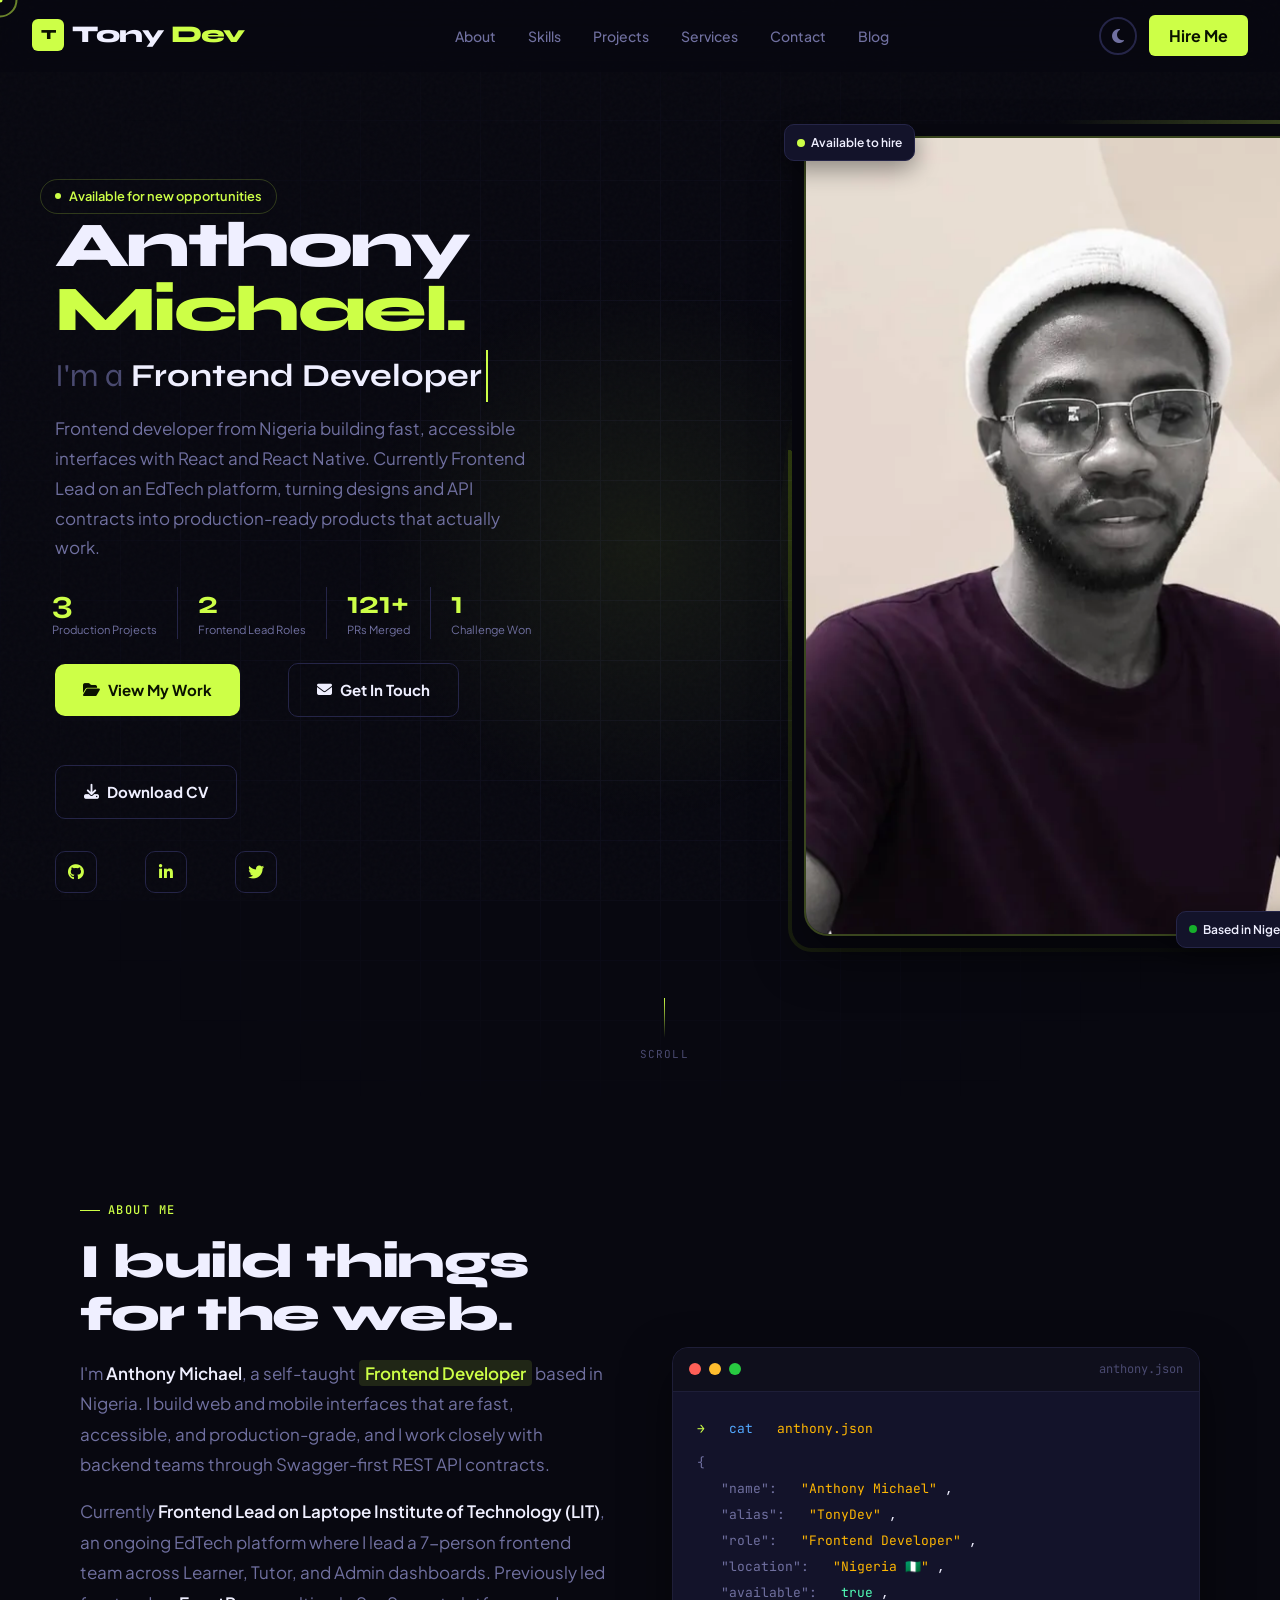
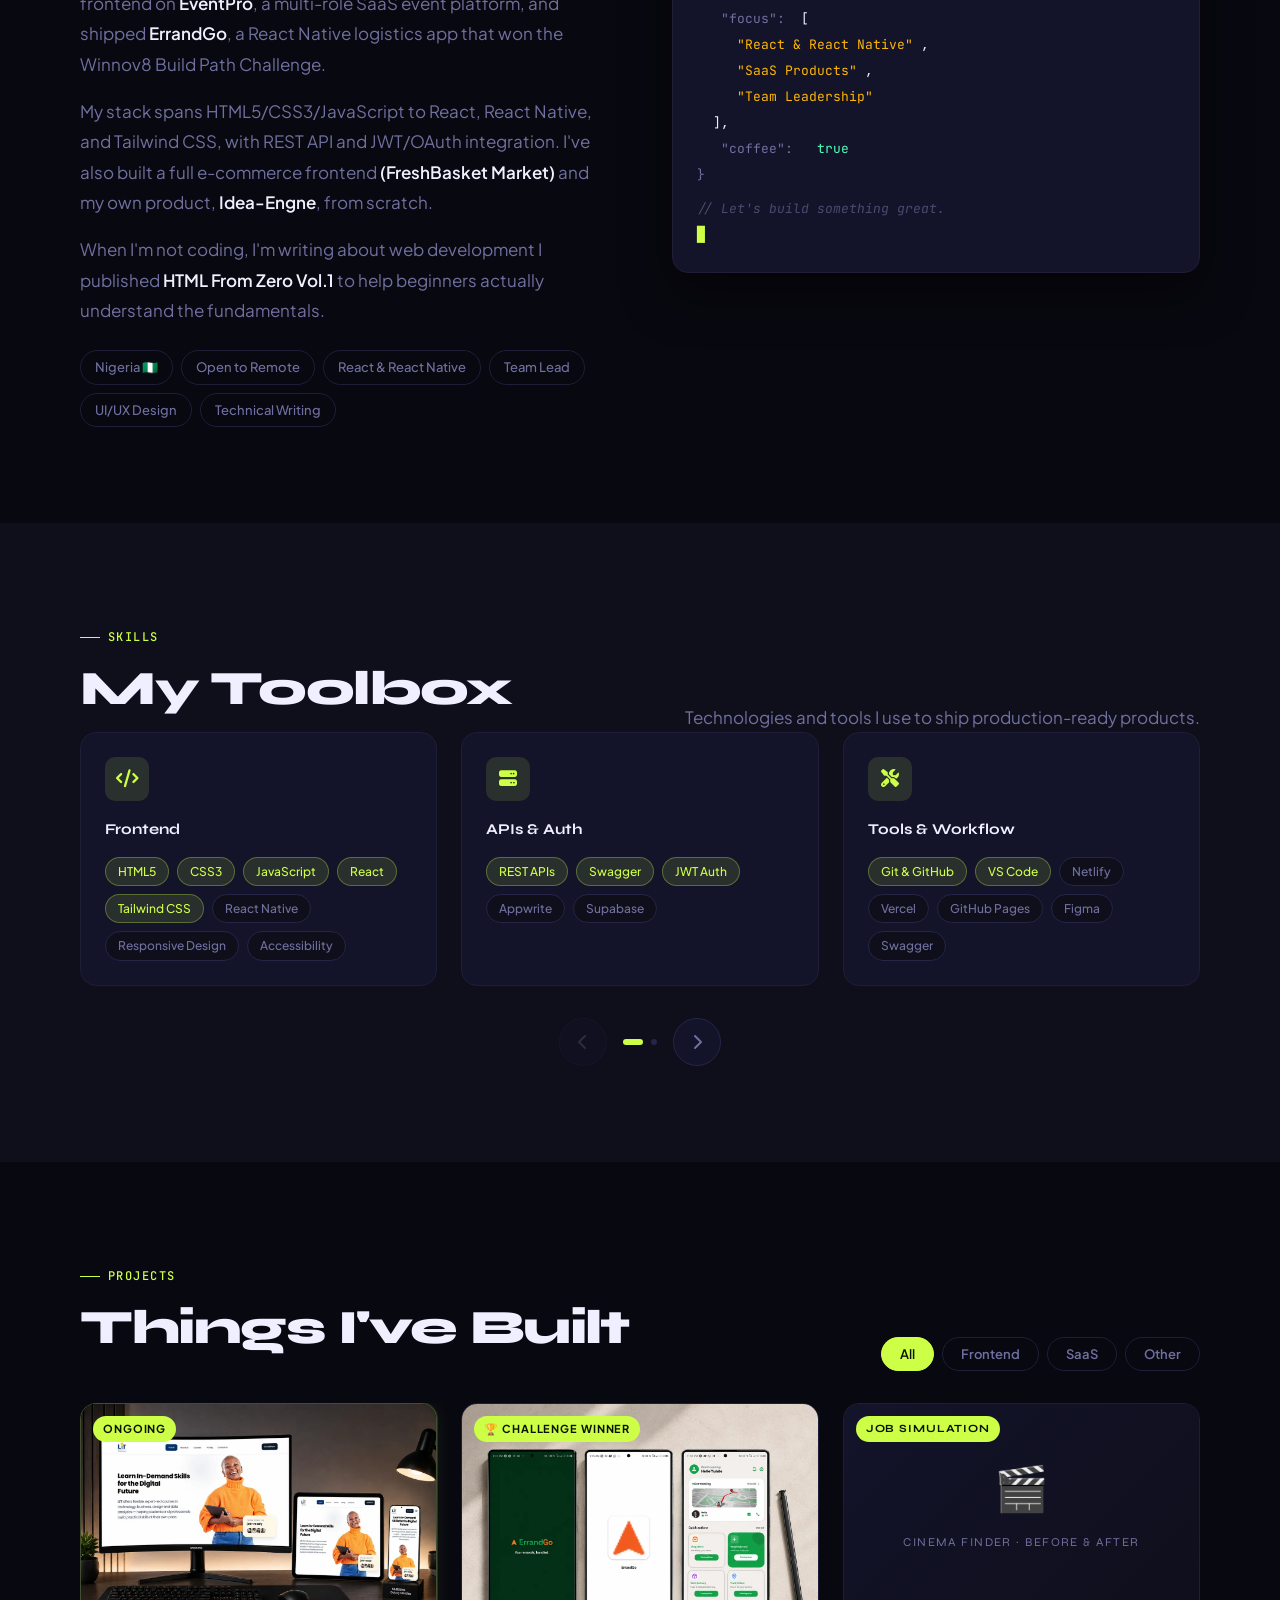
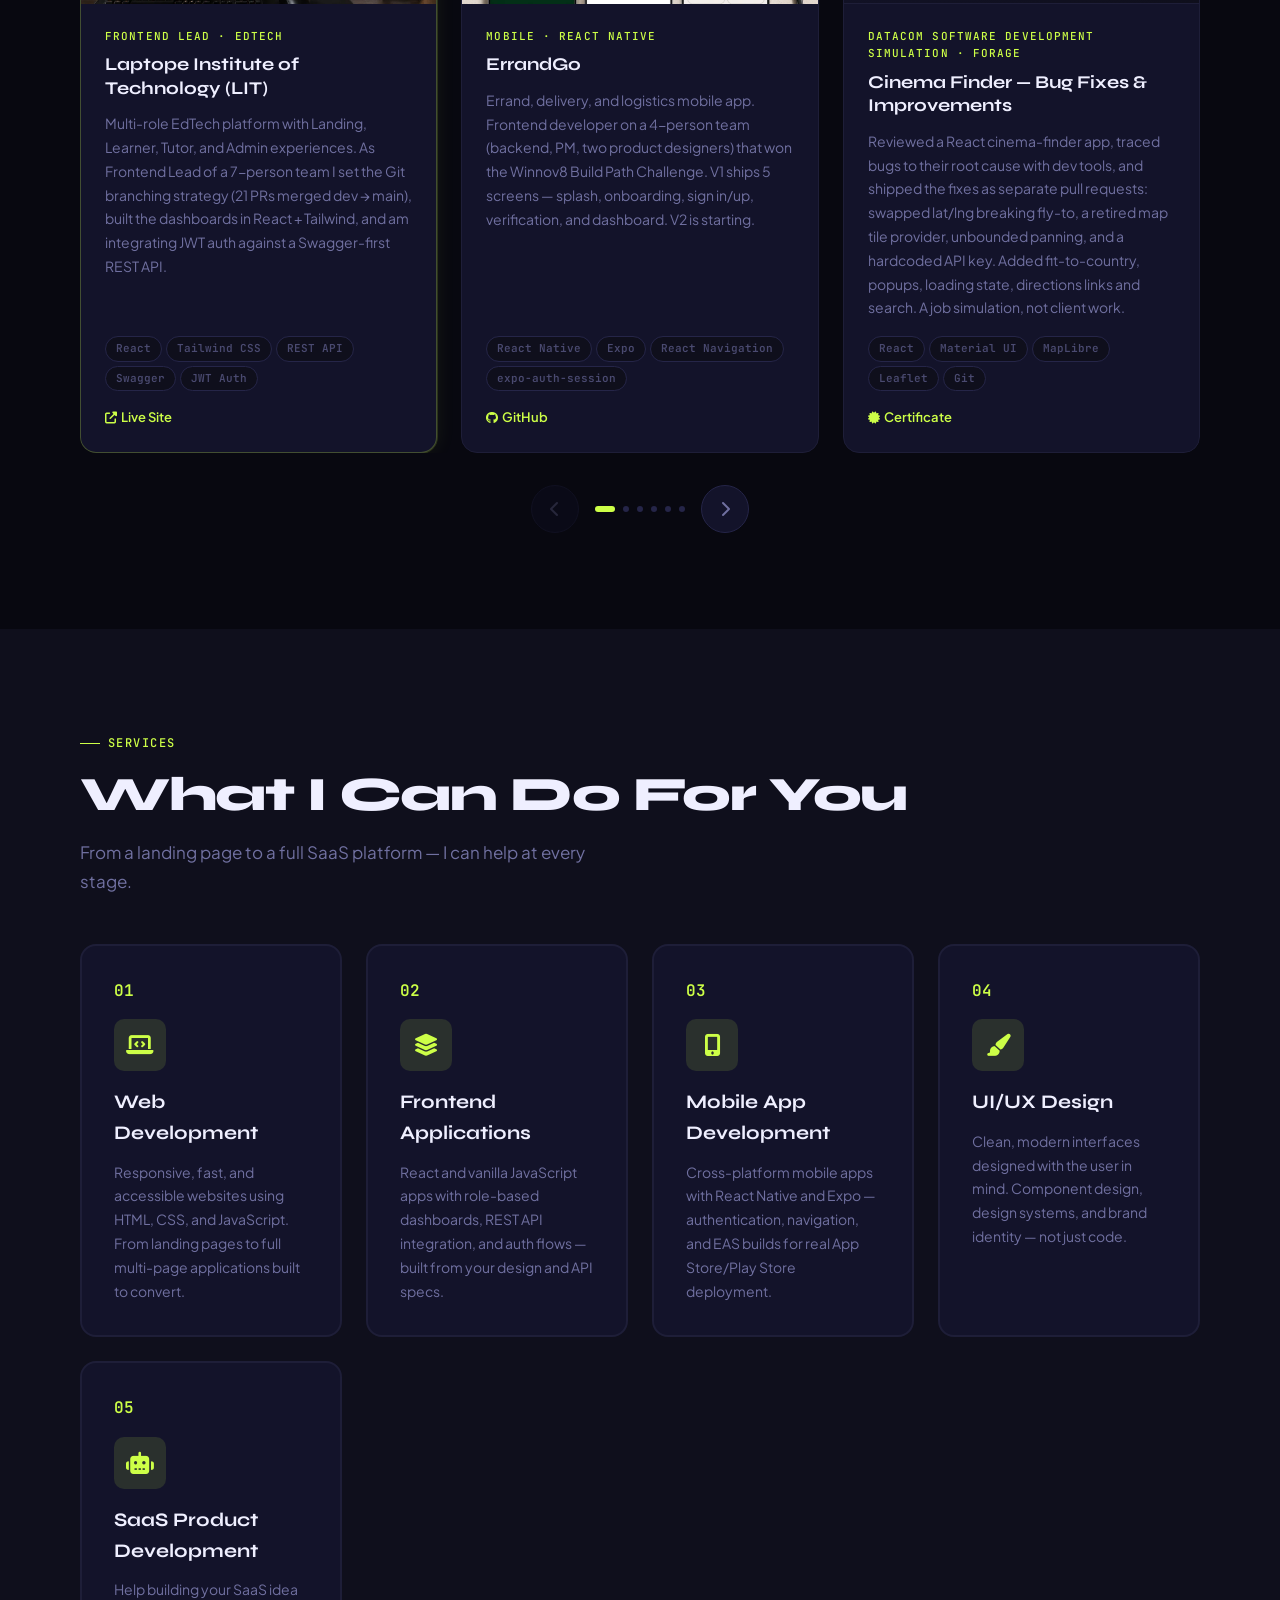
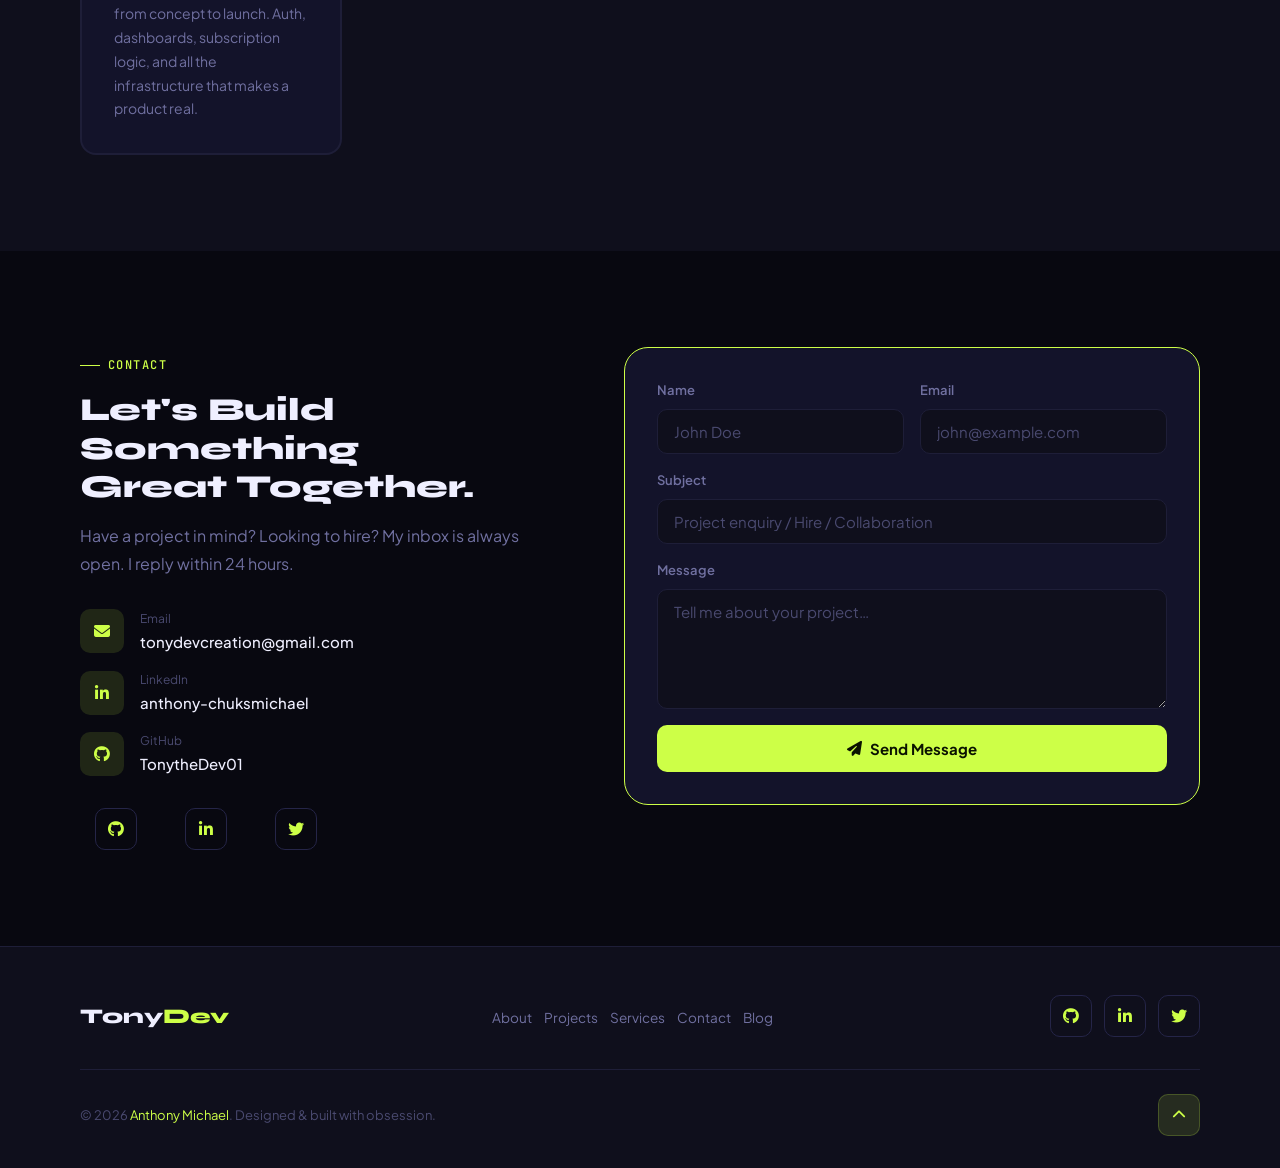
<file: index.html>
<!doctype html>
<html lang="en" data-theme="dark">
  <head>
    <meta charset="UTF-8" />
    <meta name="viewport" content="width=device-width, initial-scale=1.0" />
    <meta
      name="description"
      content="Anthony Michael (TonyDev) — Frontend Developer (React, React Native, Tailwind CSS) building accessible, production-grade interfaces. Frontend Lead on LIT; Winnov8 Build Path Challenge winner."
    />
    <meta
      property="og:title"
      content="Anthony Michael — Frontend Developer"
    />
    <meta
      property="og:description"
      content="Frontend Developer building accessible, production-grade interfaces with React and React Native. Frontend Lead on LIT; Winnov8 Build Path Challenge winner."
    />
    <meta property="og:type" content="website" />
    <meta property="og:url" content="https://tonydev-folio.netlify.app/" />
    <meta property="og:image" content="https://tonydev-folio.netlify.app/assets/images/og-image.png" />
    <meta property="og:image:width" content="1200" />
    <meta property="og:image:height" content="630" />
    <meta name="twitter:card" content="summary_large_image" />
    <meta name="twitter:title" content="Anthony Michael — Frontend Developer" />
    <meta name="twitter:image" content="https://tonydev-folio.netlify.app/assets/images/og-image.png" />
    <meta name="theme-color" content="#080810" />
    <link rel="canonical" href="https://tonydev-folio.netlify.app/" />
    <link rel="icon" href="assets/favicon.svg" type="image/svg+xml" />
    <link rel="preload" as="image" href="assets/images/tonydev.webp" />
    <script type="application/ld+json">
      {
        "@context": "https://schema.org",
        "@type": "Person",
        "name": "Anthony Michael",
        "alternateName": "TonyDev",
        "jobTitle": "Frontend Developer",
        "url": "https://tonydev-folio.netlify.app/",
        "image": "https://tonydev-folio.netlify.app/assets/images/tonydev.webp",
        "email": "mailto:tonydevcreation@gmail.com",
        "address": { "@type": "PostalAddress", "addressCountry": "NG" },
        "knowsAbout": ["React", "React Native", "JavaScript", "Tailwind CSS", "HTML5", "CSS3"],
        "sameAs": [
          "https://github.com/TonytheDev01",
          "https://www.linkedin.com/in/anthony-chuksmichael/"
        ]
      }
    </script>
    <title>Anthony Michael — Frontend Developer</title>

    <link rel="preconnect" href="https://fonts.googleapis.com" />
    <link
      href="https://fonts.googleapis.com/css2?family=Syne:wght@400;500;600;700;800&family=Plus+Jakarta+Sans:wght@300;400;500;600;700&family=JetBrains+Mono:wght@400;500&display=swap"
      rel="stylesheet"
    />
    <link
      rel="stylesheet"
      href="https://cdnjs.cloudflare.com/ajax/libs/font-awesome/6.4.0/css/all.min.css"
    />
    <link rel="stylesheet" href="index.css" />
  </head>
  <body>
    <div class="cursor-dot" id="cursorDot" aria-hidden="true"></div>
    <div class="cursor-ring" id="cursorRing" aria-hidden="true"></div>

    <div class="toast" id="toast" role="alert" aria-live="polite">
      <i class="fas fa-check-circle" aria-hidden="true"></i>
      <span>Message sent! I'll get back to you soon.</span>
    </div>

    <!-- NAV -->
    <header class="nav" id="nav" role="banner">
      <div class="nav__inner">
        <a href="#hero" class="nav__logo" aria-label="TonyDev — Home">
          <div class="nav__logo-mark" aria-hidden="true">T</div>
          Tony<span class="nav__logo-dev">Dev</span>
        </a>

        <nav aria-label="Main navigation">
          <ul class="nav__links">
            <li><a href="#about" class="nav__link">About</a></li>
            <li><a href="#skills" class="nav__link">Skills</a></li>
            <li><a href="#projects" class="nav__link">Projects</a></li>
            <li><a href="#services" class="nav__link">Services</a></li>
            <li><a href="#contact" class="nav__link">Contact</a></li>
            <li><a href="blog.html" class="nav__link">Blog</a></li>
          </ul>
        </nav>

        <div class="nav__actions">
          <button
            class="nav__theme"
            id="themeToggle"
            aria-label="Toggle colour theme"
          >
            <i class="fas fa-moon" id="themeIcon" aria-hidden="true"></i>
          </button>
          <a href="#contact" class="btn-hire">Hire Me</a>
          <button
            class="nav__hamburger"
            id="hamburger"
            aria-expanded="false"
            aria-label="Open menu"
          >
            <span></span><span></span><span></span>
          </button>
        </div>
      </div>

      <div
        class="nav__mobile"
        id="mobileNav"
        role="navigation"
        aria-label="Mobile navigation"
      >
        <a href="#about" class="nav__link" data-mobile-link>About</a>
        <a href="#skills" class="nav__link" data-mobile-link>Skills</a>
        <a href="#projects" class="nav__link" data-mobile-link>Projects</a>
        <a href="#services" class="nav__link" data-mobile-link>Services</a>
        <a href="#contact" class="nav__link" data-mobile-link>Contact</a>
        <a href="blog.html" class="nav__link" data-mobile-link>Blog</a>
        <a href="#contact" class="btn-hire" data-mobile-link>Hire Me</a>
      </div>
    </header>

    <!-- HERO -->
    <section class="hero section" id="hero" aria-label="Introduction">
      <div class="hero__grid" aria-hidden="true"></div>
      <div class="hero__orb" aria-hidden="true"></div>

      <div class="container hero__inner">
        <div class="hero__layout">
          <!-- LEFT -->
          <div class="hero__left">
            <div class="hero__available" role="status">
              <div class="hero__available-dot" aria-hidden="true"></div>
              Available for new opportunities
            </div>

            <h1 class="hero__name">
              Anthony<br />
              <span class="hero__name-accent">Michael.</span>
            </h1>

            <div class="hero__role-wrap">
              <span class="hero__role-prefix">I'm a </span>
              <span id="typewriter"></span>
            </div>

            <p class="hero__desc">
              Frontend developer from Nigeria building fast, accessible
              interfaces with React and React Native. Currently Frontend Lead on
              an EdTech platform, turning designs and API contracts into
              production-ready products that actually work.
            </p>

            <div class="hero__stats" aria-label="Quick stats">
              <div class="hero__stat-item">
                <span class="hero__stat-num">3</span>
                <span class="hero__stat-label">Production Projects</span>
              </div>
              <div class="hero__stat-divider" aria-hidden="true"></div>
              <div class="hero__stat-item">
                <span class="hero__stat-num">2</span>
                <span class="hero__stat-label">Frontend Lead Roles</span>
              </div>
              <div class="hero__stat-divider" aria-hidden="true"></div>
              <div class="hero__stat-item">
                <span class="hero__stat-num">121+</span>
                <span class="hero__stat-label">PRs Merged</span>
              </div>
              <div class="hero__stat-divider" aria-hidden="true"></div>
              <div class="hero__stat-item">
                <span class="hero__stat-num">1</span>
                <span class="hero__stat-label">Challenge Won</span>
              </div>
            </div>

            <div class="hero__actions">
              <a href="#projects" class="btn-primary">
                <i class="fas fa-folder-open" aria-hidden="true"></i>
                View My Work
              </a>
              <a href="#contact" class="btn-outline">
                <i class="fas fa-envelope" aria-hidden="true"></i>
                Get In Touch
              </a>
              <a
                href="assets/Anthony_Michael_CV.pdf"
                class="btn-outline"
                download
              >
                <i class="fas fa-download" aria-hidden="true"></i>
                Download CV
              </a>
            </div>

            <div class="hero__social" role="list" aria-label="Social links">
              <a
                href="https://github.com/TonytheDev01"
                target="_blank"
                rel="noopener noreferrer"
                class="social-link"
                aria-label="GitHub"
                role="listitem"
                ><i class="fab fa-github"></i
              ></a>
              <a
                href="https://www.linkedin.com/in/anthony-chuksmichael/"
                target="_blank"
                rel="noopener noreferrer"
                class="social-link"
                aria-label="LinkedIn"
                role="listitem"
                ><i class="fab fa-linkedin-in"></i
              ></a>
              <a
                href="https://x.com/Tonymichuks"
                target="_blank"
                rel="noopener noreferrer"
                class="social-link"
                aria-label="Twitter"
                role="listitem"
                ><i class="fab fa-twitter"></i
              ></a>
            </div>
          </div>

          <!-- RIGHT — Photo -->
          <div class="hero__photo-col">
            <div class="hero__photo-wrap">
              <div class="hero__photo-glow" aria-hidden="true"></div>
              <div class="hero__photo-ring" aria-hidden="true"></div>

              <img
                class="hero__photo-img"
                src="assets/images/tonydev.webp"
                alt="Anthony Michael — Frontend Developer"
                width="800"
                height="800"
                loading="eager"
                fetchpriority="high"
              />

              <div class="hero__photo-tag tag-tl" aria-hidden="true">
                <div
                  class="hero__photo-tag-dot hero__photo-tag-dot--yellow"
                ></div>
                Available to hire
              </div>
              <div class="hero__photo-tag tag-br" aria-hidden="true">
                <div
                  class="hero__photo-tag-dot hero__photo-tag-dot--green"
                ></div>
                Based in Nigeria 🇳🇬
              </div>
            </div>
          </div>
        </div>
      </div>

      <div class="hero__scroll" aria-hidden="true">
        <div class="hero__scroll-line"></div>
        <span>SCROLL</span>
      </div>
    </section>

    <!-- ABOUT -->
    <section class="section" id="about" aria-label="About me">
      <div class="container">
        <div class="about__grid">
          <div class="about__text">
            <div class="section-label">About Me</div>
            <h2 class="section-title">I build things<br />for the web.</h2>
            <p>
              I'm <strong>Anthony Michael</strong>, a self-taught
              <span class="about__highlight">Frontend Developer</span>
              based in Nigeria. I build web and mobile interfaces that are
              fast, accessible, and production-grade, and I work closely with
              backend teams through Swagger-first REST API contracts.
            </p>
            <p>
              Currently
              <strong
                >Frontend Lead on Laptope Institute of Technology (LIT)</strong
              >, an ongoing EdTech platform where I lead a 7-person frontend
              team across Learner, Tutor, and Admin dashboards. Previously led
              frontend on <strong>EventPro</strong>, a multi-role SaaS event
              platform, and shipped <strong>ErrandGo</strong>, a React Native
              logistics app that won the Winnov8 Build Path Challenge.
            </p>
            <p>
              My stack spans HTML5/CSS3/JavaScript to React, React Native, and
              Tailwind CSS, with REST API and JWT/OAuth integration. I've also
              built a full e-commerce frontend
              <strong>(FreshBasket Market)</strong> and my own product,
              <strong>Idea-Engne</strong>, from scratch.
            </p>
            <p>
              When I'm not coding, I'm writing about web development I published
              <strong>HTML From Zero Vol.1</strong> to help beginners actually
              understand the fundamentals.
            </p>
            <div class="about__tags">
              <span class="tag">Nigeria 🇳🇬</span>
              <span class="tag">Open to Remote</span>
              <span class="tag">React &amp; React Native</span>
              <span class="tag">Team Lead</span>
              <span class="tag">UI/UX Design</span>
              <span class="tag">Technical Writing</span>
            </div>
          </div>

          <div
            class="about__terminal reveal"
            aria-label="Developer info in terminal format"
          >
            <div class="terminal__header">
              <div class="terminal__dot"></div>
              <div class="terminal__dot"></div>
              <div class="terminal__dot"></div>
              <div class="terminal__title">anthony.json</div>
            </div>
            <div class="terminal__body" aria-hidden="true">
              <div class="terminal__line">
                <span class="t-prompt">→</span>&nbsp;<span class="t-cmd"
                  >cat</span
                >&nbsp;<span class="t-str">anthony.json</span>
              </div>
              <div class="t-blank"></div>
              <div class="terminal__line"><span class="t-key">{</span></div>
              <div class="terminal__line">
                &nbsp;&nbsp;<span class="t-key">"name":</span>&nbsp;<span
                  class="t-str"
                  >"Anthony Michael"</span
                >,
              </div>
              <div class="terminal__line">
                &nbsp;&nbsp;<span class="t-key">"alias":</span>&nbsp;<span
                  class="t-str"
                  >"TonyDev"</span
                >,
              </div>
              <div class="terminal__line">
                &nbsp;&nbsp;<span class="t-key">"role":</span>&nbsp;<span
                  class="t-str"
                  >"Frontend Developer"</span
                >,
              </div>
              <div class="terminal__line">
                &nbsp;&nbsp;<span class="t-key">"location":</span>&nbsp;<span
                  class="t-str"
                  >"Nigeria 🇳🇬"</span
                >,
              </div>
              <div class="terminal__line">
                &nbsp;&nbsp;<span class="t-key">"available":</span>&nbsp;<span
                  class="t-val"
                  >true</span
                >,
              </div>
              <div class="terminal__line">
                &nbsp;&nbsp;<span class="t-key">"focus":</span>&nbsp;[
              </div>
              <div class="terminal__line">
                &nbsp;&nbsp;&nbsp;&nbsp;<span class="t-str"
                  >"React &amp; React Native"</span
                >,
              </div>
              <div class="terminal__line">
                &nbsp;&nbsp;&nbsp;&nbsp;<span class="t-str"
                  >"SaaS Products"</span
                >,
              </div>
              <div class="terminal__line">
                &nbsp;&nbsp;&nbsp;&nbsp;<span class="t-str"
                  >"Team Leadership"</span
                >
              </div>
              <div class="terminal__line">&nbsp;&nbsp;],</div>
              <div class="terminal__line">
                &nbsp;&nbsp;<span class="t-key">"coffee":</span>&nbsp;<span
                  class="t-val"
                  >true</span
                >
              </div>
              <div class="terminal__line"><span class="t-key">}</span></div>
              <div class="t-blank"></div>
              <div class="terminal__line">
                <span class="t-comment">// Let's build something great.</span>
              </div>
              <div class="terminal__line"><span class="t-prompt">█</span></div>
            </div>
          </div>
        </div>
      </div>
    </section>

    <!-- SKILLS CAROUSEL -->
    <section class="section skills" id="skills" aria-label="Skills">
      <div class="container">
        <div class="skills__header">
          <div>
            <div class="section-label">Skills</div>
            <h2 class="section-title">My Toolbox</h2>
          </div>
          <p class="section-sub">
            Technologies and tools I use to ship production-ready products.
          </p>
        </div>

        <div class="carousel-wrapper">
          <div class="carousel-track-outer">
            <div class="carousel-track" id="skillsTrack">
              <div class="skill-group">
                <div class="skill-group__icon">
                  <i class="fas fa-code" aria-hidden="true"></i>
                </div>
                <div class="skill-group__title">Frontend</div>
                <div class="skill-pills">
                  <span class="skill-pill featured">HTML5</span>
                  <span class="skill-pill featured">CSS3</span>
                  <span class="skill-pill featured">JavaScript</span>
                  <span class="skill-pill featured">React</span>
                  <span class="skill-pill featured">Tailwind CSS</span>
                  <span class="skill-pill">React Native</span>
                  <span class="skill-pill">Responsive Design</span>
                  <span class="skill-pill">Accessibility</span>
                </div>
              </div>

              <div class="skill-group">
                <div class="skill-group__icon">
                  <i class="fas fa-server" aria-hidden="true"></i>
                </div>
                <div class="skill-group__title">APIs &amp; Auth</div>
                <div class="skill-pills">
                  <span class="skill-pill featured">REST APIs</span>
                  <span class="skill-pill featured">Swagger</span>
                  <span class="skill-pill featured">JWT Auth</span>
                  <span class="skill-pill">Appwrite</span>
                  <span class="skill-pill">Supabase</span>
                </div>
              </div>

              <div class="skill-group">
                <div class="skill-group__icon">
                  <i class="fas fa-tools" aria-hidden="true"></i>
                </div>
                <div class="skill-group__title">Tools &amp; Workflow</div>
                <div class="skill-pills">
                  <span class="skill-pill featured">Git &amp; GitHub</span>
                  <span class="skill-pill featured">VS Code</span>
                  <span class="skill-pill">Netlify</span>
                  <span class="skill-pill">Vercel</span>
                  <span class="skill-pill">GitHub Pages</span>
                  <span class="skill-pill">Figma</span>
                  <span class="skill-pill">Swagger</span>
                </div>
              </div>

              <div class="skill-group">
                <div class="skill-group__icon">
                  <i class="fas fa-palette" aria-hidden="true"></i>
                </div>
                <div class="skill-group__title">Design &amp; Other</div>
                <div class="skill-pills">
                  <span class="skill-pill featured">UI/UX Design</span>
                  <span class="skill-pill featured">Graphic Design</span>
                  <span class="skill-pill">Brand Identity</span>
                  <span class="skill-pill">Technical Writing</span>
                  <span class="skill-pill">Virtual Assistance</span>
                  <span class="skill-pill">Recruiting</span>
                </div>
              </div>
            </div>
          </div>

          <div class="carousel-nav" role="group" aria-label="Skills navigation">
            <button
              class="carousel-btn"
              id="skillsPrev"
              aria-label="Previous skills"
              disabled
            >
              <i class="fas fa-chevron-left" aria-hidden="true"></i>
            </button>
            <div class="carousel-dots" id="skillsDots" role="group" aria-label="Skills pages"></div>
            <button
              class="carousel-btn"
              id="skillsNext"
              aria-label="Next skills"
            >
              <i class="fas fa-chevron-right" aria-hidden="true"></i>
            </button>
          </div>
        </div>
      </div>
    </section>

    <!-- PROJECTS CAROUSEL -->
    <section class="section" id="projects" aria-label="Projects">
      <div class="container">
        <div class="projects__header">
          <div>
            <div class="section-label">Projects</div>
            <h2 class="section-title">Things I've Built</h2>
          </div>
          <div
            class="project-filters"
            role="group"
            aria-label="Filter projects"
          >
            <button class="filter-btn active" data-filter="all" aria-pressed="true">All</button>
            <button class="filter-btn" data-filter="frontend" aria-pressed="false">Frontend</button>
            <button class="filter-btn" data-filter="saas" aria-pressed="false">SaaS</button>
            <button class="filter-btn" data-filter="other" aria-pressed="false">Other</button>
          </div>
        </div>

        <div class="carousel-wrapper">
          <div class="carousel-track-outer">
            <div class="carousel-track" id="projectsTrack">
              <!-- LIT — ongoing flagship -->
              <article
                class="project-card project-card--glow-accent reveal"
                data-category="frontend"
              >
                <div class="project-card__visual">
                  <img
                    class="mockup-screenshot"
                    src="assets/images/lit-image.webp"
                    width="1200"
                    height="800"
                    alt="Laptope Institute of Technology platform on multiple devices"
                    loading="lazy"
                  />
                  <div class="project-card__badge">Ongoing</div>
                </div>

                <div class="project-card__content">
                  <div class="project-card__category">
                    Frontend Lead · EdTech
                  </div>
                  <h3 class="project-card__title">
                    Laptope Institute of Technology (LIT)
                  </h3>
                  <p class="project-card__desc">
                    Multi-role EdTech platform with Landing, Learner, Tutor, and
                    Admin experiences. As Frontend Lead of a 7-person team I set
                    the Git branching strategy (21 PRs merged dev → main), built
                    the dashboards in React + Tailwind, and am integrating JWT
                    auth against a Swagger-first REST API.
                  </p>
                  <div class="project-card__stack">
                    <span class="stack-tag">React</span>
                    <span class="stack-tag">Tailwind CSS</span>
                    <span class="stack-tag">REST API</span>
                    <span class="stack-tag">Swagger</span>
                    <span class="stack-tag">JWT Auth</span>
                  </div>
                  <div class="project-card__links">
                    <a
                      href="https://laptopeinstitute.com/"
                      target="_blank"
                      rel="noopener noreferrer"
                      class="project-link primary"
                      ><i class="fas fa-external-link-alt"></i> Live Site</a
                    >
                  </div>
                </div>
              </article>

              <!-- ErrandGo — Winnov8 Build Path Challenge Winner -->
              <article
                class="project-card project-card--glow-green reveal reveal-delay-1"
                data-category="frontend other"
              >
                <div class="project-card__visual">
                  <img
                    class="mockup-screenshot"
                    src="assets/images/errandgo.webp"
                    width="1200"
                    height="960"
                    alt="ErrandGo mobile app screens"
                    loading="lazy"
                  />
                  <div class="project-card__badge">🏆 Challenge Winner</div>
                </div>

                <div class="project-card__content">
                  <div class="project-card__category">
                    Mobile · React Native
                  </div>
                  <h3 class="project-card__title">ErrandGo</h3>
                  <p class="project-card__desc">
                    Errand, delivery, and logistics mobile app. Frontend
                    developer on a 4-person team (backend, PM, two product
                    designers) that won the Winnov8 Build Path Challenge. V1
                    ships 5 screens — splash, onboarding, sign in/up,
                    verification, and dashboard. V2 is starting.
                  </p>
                  <div class="project-card__stack">
                    <span class="stack-tag">React Native</span>
                    <span class="stack-tag">Expo</span>
                    <span class="stack-tag">React Navigation</span>
                    <span class="stack-tag">expo-auth-session</span>
                  </div>
                  <div class="project-card__links">
                    <a
                      href="https://github.com/TonytheDev01/errandgo-frontend"
                      target="_blank"
                      rel="noopener noreferrer"
                      class="project-link primary"
                      ><i class="fab fa-github"></i> GitHub</a
                    >
                  </div>
                </div>
              </article>

              <!-- Cinema Finder — Datacom job simulation (Forage) -->
              <article
                class="project-card reveal reveal-delay-2"
                data-category="frontend other"
              >
                <div
                  class="project-card__visual project-card__visual--placeholder"
                  role="img"
                  aria-label="Cinema Finder bug fixes, Datacom job simulation"
                >
                  <span class="placeholder-mark" aria-hidden="true">&#127916;</span>
                  <span class="placeholder-note" aria-hidden="true"
                    >Cinema Finder · Before &amp; After</span
                  >
                  <div class="project-card__badge">Job Simulation</div>
                </div>

                <div class="project-card__content">
                  <div class="project-card__category">
                    Datacom Software Development Simulation · Forage
                  </div>
                  <h3 class="project-card__title">
                    Cinema Finder — Bug Fixes &amp; Improvements
                  </h3>
                  <p class="project-card__desc">
                    Reviewed a React cinema-finder app, traced bugs to their
                    root cause with dev tools, and shipped the fixes as
                    separate pull requests: swapped lat/lng breaking fly-to, a
                    retired map tile provider, unbounded panning, and a
                    hardcoded API key. Added fit-to-country, popups, loading
                    state, directions links and search. A job simulation, not
                    client work.
                  </p>
                  <div class="project-card__stack">
                    <span class="stack-tag">React</span>
                    <span class="stack-tag">Material UI</span>
                    <span class="stack-tag">MapLibre</span>
                    <span class="stack-tag">Leaflet</span>
                    <span class="stack-tag">Git</span>
                  </div>
                  <div class="project-card__links">
                    <a
                      href="https://www.theforage.com/completion-certificates/gCW7Xki5Y3vNpBmnn/L3NcyCoAjLno9d3T9_gCW7Xki5Y3vNpBmnn_6b05e0d2bc2c53b4a4d6165e_1795585362931_completion_certificate.pdf"
                      target="_blank"
                      rel="noopener noreferrer"
                      class="project-link primary"
                      ><i class="fas fa-certificate"></i> Certificate</a
                    >
                  </div>
                </div>
              </article>

              <!-- EventPro -->
              <article
                class="project-card project-card--glow-blue reveal"
                data-category="saas frontend"
              >
                <div class="project-card__visual">
                  <img
                    class="mockup-screenshot"
                    src="assets/images/event.webp"
                    width="1200"
                    height="675"
                    alt="EventPro on multiple devices"
                    loading="lazy"
                  />
                  <div class="project-card__badge">Featured</div>
                </div>

                <div class="project-card__content">
                  <div class="project-card__category">
                    Frontend Lead · SaaS
                  </div>
                  <h3 class="project-card__title">
                    EventPro — Event Management Platform
                  </h3>
                  <p class="project-card__desc">
                    TechCrush Bootcamp 2026 capstone: a multi-role platform with
                    Admin, Organizer and Attendee dashboards. As Frontend Lead
                    of a 9-person team I led 100+ merged PRs across 19+ feature
                    branches and built role-aware routing, real-time check-in,
                    CSV validation and Appwrite auth integration.
                  </p>
                  <div class="project-card__stack">
                    <span class="stack-tag">HTML5</span
                    ><span class="stack-tag">CSS3</span>
                    <span class="stack-tag">JavaScript ES6+</span
                    ><span class="stack-tag">Appwrite</span>
                    <span class="stack-tag">REST API</span>
                  </div>
                  <div class="project-card__links">
                    <a
                      href="https://tonythedev01.github.io/EventPro-Frontend/"
                      target="_blank"
                      rel="noopener noreferrer"
                      class="project-link primary"
                      ><i class="fas fa-external-link-alt"></i> Live Demo</a
                    >
                    <a
                      href="https://github.com/TonytheDev01/EventPro-Frontend"
                      target="_blank"
                      rel="noopener noreferrer"
                      class="project-link"
                      ><i class="fab fa-github"></i> GitHub</a
                    >
                  </div>
                </div>
              </article>

              <!-- FreshBasket -->
              <article
                class="project-card reveal reveal-delay-1"
                data-category="frontend"
              >
                <div class="project-card__visual">
                  <img
                    class="mockup-screenshot"
                    src="assets/images/fresh.webp"
                    width="1200"
                    height="675"
                    alt="FreshBasket Market on multiple devices"
                    loading="lazy"
                  />
                  <div class="project-card__badge">Solo Project</div>
                </div>

                <div class="project-card__content">
                  <div class="project-card__category">
                    Frontend · E-Commerce
                  </div>
                  <h3 class="project-card__title">FreshBasket Market</h3>
                  <p class="project-card__desc">
                    Grocery delivery landing page for a Nigerian startup —
                    product filtering, delivery-zone checker, naira pricing,
                    auth modal, and mobile nav, built from scratch in vanilla
                    JavaScript.
                  </p>
                  <div class="project-card__stack">
                    <span class="stack-tag">HTML5</span
                    ><span class="stack-tag">CSS3</span
                    ><span class="stack-tag">Vanilla JS</span
                    ><span class="stack-tag">Responsive</span>
                  </div>
                  <div class="project-card__links">
                    <a
                      href="https://tonyfresh-market.netlify.app/"
                      target="_blank"
                      rel="noopener noreferrer"
                      class="project-link primary"
                      ><i class="fas fa-external-link-alt"></i> Live Demo</a
                    >
                    <a
                      href="https://github.com/TonytheDev01/Fresh-market"
                      target="_blank"
                      rel="noopener noreferrer"
                      class="project-link"
                      ><i class="fab fa-github"></i> GitHub</a
                    >
                  </div>
                </div>
              </article>

              <!-- Idea-Engne — personal project, in progress -->
              <article
                class="project-card reveal reveal-delay-2"
                data-category="saas frontend"
              >
                <div class="project-card__visual">
                  <img
                    class="mockup-screenshot"
                    src="assets/images/idea-engne.webp"
                    width="1200"
                    height="675"
                    alt="Idea-Engne landing page shown on desktop, tablet and phone"
                    width="1200"
                    height="675"
                    loading="lazy"
                  />
                  <div class="project-card__badge">In Progress</div>
                </div>

                <div class="project-card__content">
                  <div class="project-card__category">
                    Personal Project · In Progress
                  </div>
                  <h3 class="project-card__title">Idea-Engne</h3>
                  <p class="project-card__desc">
                    Content idea generator for creators and coaches — 30 days
                    of niche-specific social media ideas. Built with zero
                    frameworks using OOP JavaScript and the Intersection
                    Observer API. Still in development; payments integration is
                    next.
                  </p>
                  <div class="project-card__stack">
                    <span class="stack-tag">HTML5</span
                    ><span class="stack-tag">CSS3</span
                    ><span class="stack-tag">JavaScript ES6+</span
                    ><span class="stack-tag">OOP</span>
                  </div>
                  <div class="project-card__links">
                    <a
                      href="https://idea-engne-mdf.vercel.app/"
                      target="_blank"
                      rel="noopener noreferrer"
                      class="project-link primary"
                      ><i class="fas fa-external-link-alt"></i> Live Preview</a
                    >
                  </div>
                </div>
              </article>

              <!-- HTML From Zero -->
              <article
                class="project-card reveal reveal-delay-1"
                data-category="other"
              >
                <div
                  class="project-card__visual project-card__visual--placeholder"
                  role="img"
                  aria-label="HTML From Zero ebook"
                >
                  <span class="placeholder-mark" aria-hidden="true">&lt;/&gt;</span>
                  <span class="placeholder-note" aria-hidden="true"
                    >HTML From Zero · Vol. 1</span
                  >
                  <div class="project-card__badge">Ebook</div>
                </div>

                <div class="project-card__content">
                  <div class="project-card__category">
                    Technical Writing · Ebook
                  </div>
                  <h3 class="project-card__title">HTML From Zero — Vol.1</h3>
                  <p class="project-card__desc">
                    A beginner's ebook teaching HTML from the ground up — for
                    people who want to understand fundamentals before CSS and
                    JavaScript.
                  </p>
                  <div class="project-card__stack">
                    <span class="stack-tag">Technical Writing</span
                    ><span class="stack-tag">HTML5</span
                    ><span class="stack-tag">Education</span>
                  </div>
                  <div class="project-card__links">
                    <span class="project-link project-link--disabled"
                      ><i class="fas fa-clock"></i> Link coming soon</span
                    >
                  </div>
                </div>
              </article>

              <!-- Upcoming client slot -->
              <article
                class="project-card project-card--upcoming reveal reveal-delay-2"
                data-category="other"
              >
                <div
                  class="project-card__visual project-card__visual--placeholder"
                  role="img"
                  aria-label="Next client project coming soon"
                >
                  <span class="placeholder-mark" aria-hidden="true">+</span>
                  <span class="placeholder-note" aria-hidden="true"
                    >Next build</span
                  >
                  <div class="project-card__badge">Upcoming</div>
                </div>

                <div class="project-card__content">
                  <div class="project-card__category">Client Work</div>
                  <h3 class="project-card__title">Next Client Project</h3>
                  <p class="project-card__desc">
                    This slot is reserved for my next client build. Want it to
                    be yours? Get in touch.
                  </p>
                  <div class="project-card__links">
                    <a href="#contact" class="project-link primary"
                      ><i class="fas fa-envelope"></i> Get in touch</a
                    >
                  </div>
                </div>
              </article>
            </div>
          </div>

          <div
            class="carousel-nav"
            role="group"
            aria-label="Projects navigation"
          >
            <button
              class="carousel-btn"
              id="projectsPrev"
              aria-label="Previous projects"
              disabled
            >
              <i class="fas fa-chevron-left" aria-hidden="true"></i>
            </button>
            <div class="carousel-dots" id="projectsDots" role="group" aria-label="Project pages"></div>
            <button
              class="carousel-btn"
              id="projectsNext"
              aria-label="Next projects"
            >
              <i class="fas fa-chevron-right" aria-hidden="true"></i>
            </button>
          </div>
        </div>
      </div>
    </section>

    <!-- SERVICES -->
    <section class="section services" id="services" aria-label="Services">
      <div class="container">
        <div class="section-label">Services</div>
        <h2 class="section-title">What I Can Do For You</h2>
        <p class="section-sub">
          From a landing page to a full SaaS platform — I can help at every
          stage.
        </p>

        <div class="services__grid">
          <div class="service-card reveal">
            <div class="service-card__num">01</div>
            <div class="service-card__icon">
              <i class="fas fa-laptop-code" aria-hidden="true"></i>
            </div>
            <h3 class="service-card__title">Web Development</h3>
            <p class="service-card__desc">
              Responsive, fast, and accessible websites using HTML, CSS, and
              JavaScript. From landing pages to full multi-page applications
              built to convert.
            </p>
          </div>
          <div class="service-card reveal reveal-delay-1">
            <div class="service-card__num">02</div>
            <div class="service-card__icon">
              <i class="fas fa-layer-group" aria-hidden="true"></i>
            </div>
            <h3 class="service-card__title">Frontend Applications</h3>
            <p class="service-card__desc">
              React and vanilla JavaScript apps with role-based dashboards, REST
              API integration, and auth flows — built from your design and API
              specs.
            </p>
          </div>
          <div class="service-card reveal reveal-delay-2">
            <div class="service-card__num">03</div>
            <div class="service-card__icon">
              <i class="fas fa-mobile-screen-button" aria-hidden="true"></i>
            </div>
            <h3 class="service-card__title">Mobile App Development</h3>
            <p class="service-card__desc">
              Cross-platform mobile apps with React Native and Expo —
              authentication, navigation, and EAS builds for real App Store/Play
              Store deployment.
            </p>
          </div>
          <div class="service-card reveal reveal-delay-3">
            <div class="service-card__num">04</div>
            <div class="service-card__icon">
              <i class="fas fa-paint-brush" aria-hidden="true"></i>
            </div>
            <h3 class="service-card__title">UI/UX Design</h3>
            <p class="service-card__desc">
              Clean, modern interfaces designed with the user in mind. Component
              design, design systems, and brand identity — not just code.
            </p>
          </div>
          <div class="service-card reveal reveal-delay-4">
            <div class="service-card__num">05</div>
            <div class="service-card__icon">
              <i class="fas fa-robot" aria-hidden="true"></i>
            </div>
            <h3 class="service-card__title">SaaS Product Development</h3>
            <p class="service-card__desc">
              Help building your SaaS idea from concept to launch. Auth,
              dashboards, subscription logic, and all the infrastructure that
              makes a product real.
            </p>
          </div>
        </div>
      </div>
    </section>

    <!-- CONTACT -->
    <section class="section" id="contact" aria-label="Contact">
      <div class="container">
        <div class="contact__grid">
          <div>
            <div class="section-label">Contact</div>
            <h2 class="contact__info-title">
              Let's Build Something<br />
              Great Together.
            </h2>
            <p class="contact__info-desc">
              Have a project in mind? Looking to hire? My inbox is always open.
              I reply within 24 hours.
            </p>
            <div class="contact__items">
              <div class="contact__item">
                <div class="contact__item-icon">
                  <i class="fas fa-envelope" aria-hidden="true"></i>
                </div>
                <div>
                  <div class="contact__item-label">Email</div>
                  <div class="contact__item-value">
                    <a href="mailto:tonydevcreation@gmail.com"
                      >tonydevcreation@gmail.com</a
                    >
                  </div>
                </div>
              </div>
              <div class="contact__item">
                <div class="contact__item-icon">
                  <i class="fab fa-linkedin-in" aria-hidden="true"></i>
                </div>
                <div>
                  <div class="contact__item-label">LinkedIn</div>
                  <div class="contact__item-value">
                    <a
                      href="https://www.linkedin.com/in/anthony-chuksmichael/"
                      target="_blank"
                      rel="noopener noreferrer"
                      >anthony-chuksmichael</a
                    >
                  </div>
                </div>
              </div>
              <div class="contact__item">
                <div class="contact__item-icon">
                  <i class="fab fa-github" aria-hidden="true"></i>
                </div>
                <div>
                  <div class="contact__item-label">GitHub</div>
                  <div class="contact__item-value">
                    <a
                      href="https://github.com/TonytheDev01"
                      target="_blank"
                      rel="noopener noreferrer"
                      >TonytheDev01</a
                    >
                  </div>
                </div>
              </div>
            </div>
            <div class="hero__social">
              <a
                href="https://github.com/TonytheDev01"
                target="_blank"
                rel="noopener noreferrer"
                class="social-link"
                aria-label="GitHub"
                ><i class="fab fa-github"></i
              ></a>
              <a
                href="https://www.linkedin.com/in/anthony-chuksmichael/"
                target="_blank"
                rel="noopener noreferrer"
                class="social-link"
                aria-label="LinkedIn"
                ><i class="fab fa-linkedin-in"></i
              ></a>
              <a
                href="https://x.com/Tonymichuks"
                target="_blank"
                rel="noopener noreferrer"
                class="social-link"
                aria-label="Twitter"
                ><i class="fab fa-twitter"></i
              ></a>
            </div>
          </div>

          <div class="contact__form reveal">
            <form id="contactForm" novalidate>
              <input
                type="checkbox"
                name="botcheck"
                id="botcheck"
                hidden
                tabindex="-1"
                autocomplete="off"
              />
              <div class="form-row">
                <div class="form-group">
                  <label class="form-label" for="contactName">Name</label>
                  <input
                    class="form-input"
                    type="text"
                    id="contactName"
                    name="name"
                    placeholder="John Doe"
                    required
                    autocomplete="name"
                    maxlength="100"
                  />
                </div>
                <div class="form-group">
                  <label class="form-label" for="contactEmail">Email</label>
                  <input
                    class="form-input"
                    type="email"
                    id="contactEmail"
                    name="email"
                    placeholder="john@example.com"
                    required
                    autocomplete="email"
                    maxlength="150"
                  />
                </div>
              </div>
              <div class="form-group full">
                <label class="form-label" for="contactSubject">Subject</label>
                <input
                  class="form-input"
                  type="text"
                  id="contactSubject"
                  name="subject"
                  placeholder="Project enquiry / Hire / Collaboration"
                  maxlength="150"
                />
              </div>
              <div class="form-group full">
                <label class="form-label" for="contactMessage">Message</label>
                <textarea
                  class="form-textarea"
                  id="contactMessage"
                  name="message"
                  placeholder="Tell me about your project…"
                  required
                  maxlength="2000"
                ></textarea>
              </div>
              <button type="submit" class="form-submit">
                <i class="fas fa-paper-plane" aria-hidden="true"></i>
                Send Message
              </button>
            </form>
          </div>
        </div>
      </div>
    </section>

    <!-- FOOTER -->
    <footer class="footer" role="contentinfo">
      <div class="container">
        <div class="footer__inner">
          <div class="footer__brand">Tony<span>Dev</span></div>
          <nav aria-label="Footer navigation">
            <ul class="footer__links">
              <li><a href="#about" class="footer__link">About</a></li>
              <li><a href="#projects" class="footer__link">Projects</a></li>
              <li><a href="#services" class="footer__link">Services</a></li>
              <li><a href="#contact" class="footer__link">Contact</a></li>
              <li><a href="blog.html" class="footer__link">Blog</a></li>
            </ul>
          </nav>
          <div class="footer__social hero__social">
            <a
              href="https://github.com/TonytheDev01"
              target="_blank"
              rel="noopener noreferrer"
              class="social-link"
              aria-label="GitHub"
              ><i class="fab fa-github"></i
            ></a>
            <a
              href="https://www.linkedin.com/in/anthony-chuksmichael/"
              target="_blank"
              rel="noopener noreferrer"
              class="social-link"
              aria-label="LinkedIn"
              ><i class="fab fa-linkedin-in"></i
            ></a>
            <a
              href="https://x.com/Tonymichuks"
              target="_blank"
              rel="noopener noreferrer"
              class="social-link"
              aria-label="Twitter"
              ><i class="fab fa-twitter"></i
            ></a>
          </div>
        </div>
        <div class="footer__bottom">
          <p class="footer__credit">
            &copy; 2026 <span>Anthony Michael</span>. Designed &amp; built with
            obsession.
          </p>
          <button class="back-to-top" id="backToTop" aria-label="Back to top">
            <i class="fas fa-chevron-up" aria-hidden="true"></i>
          </button>
        </div>
      </div>
    </footer>

    <script src="index.js"></script>
  </body>
</html>
</file>
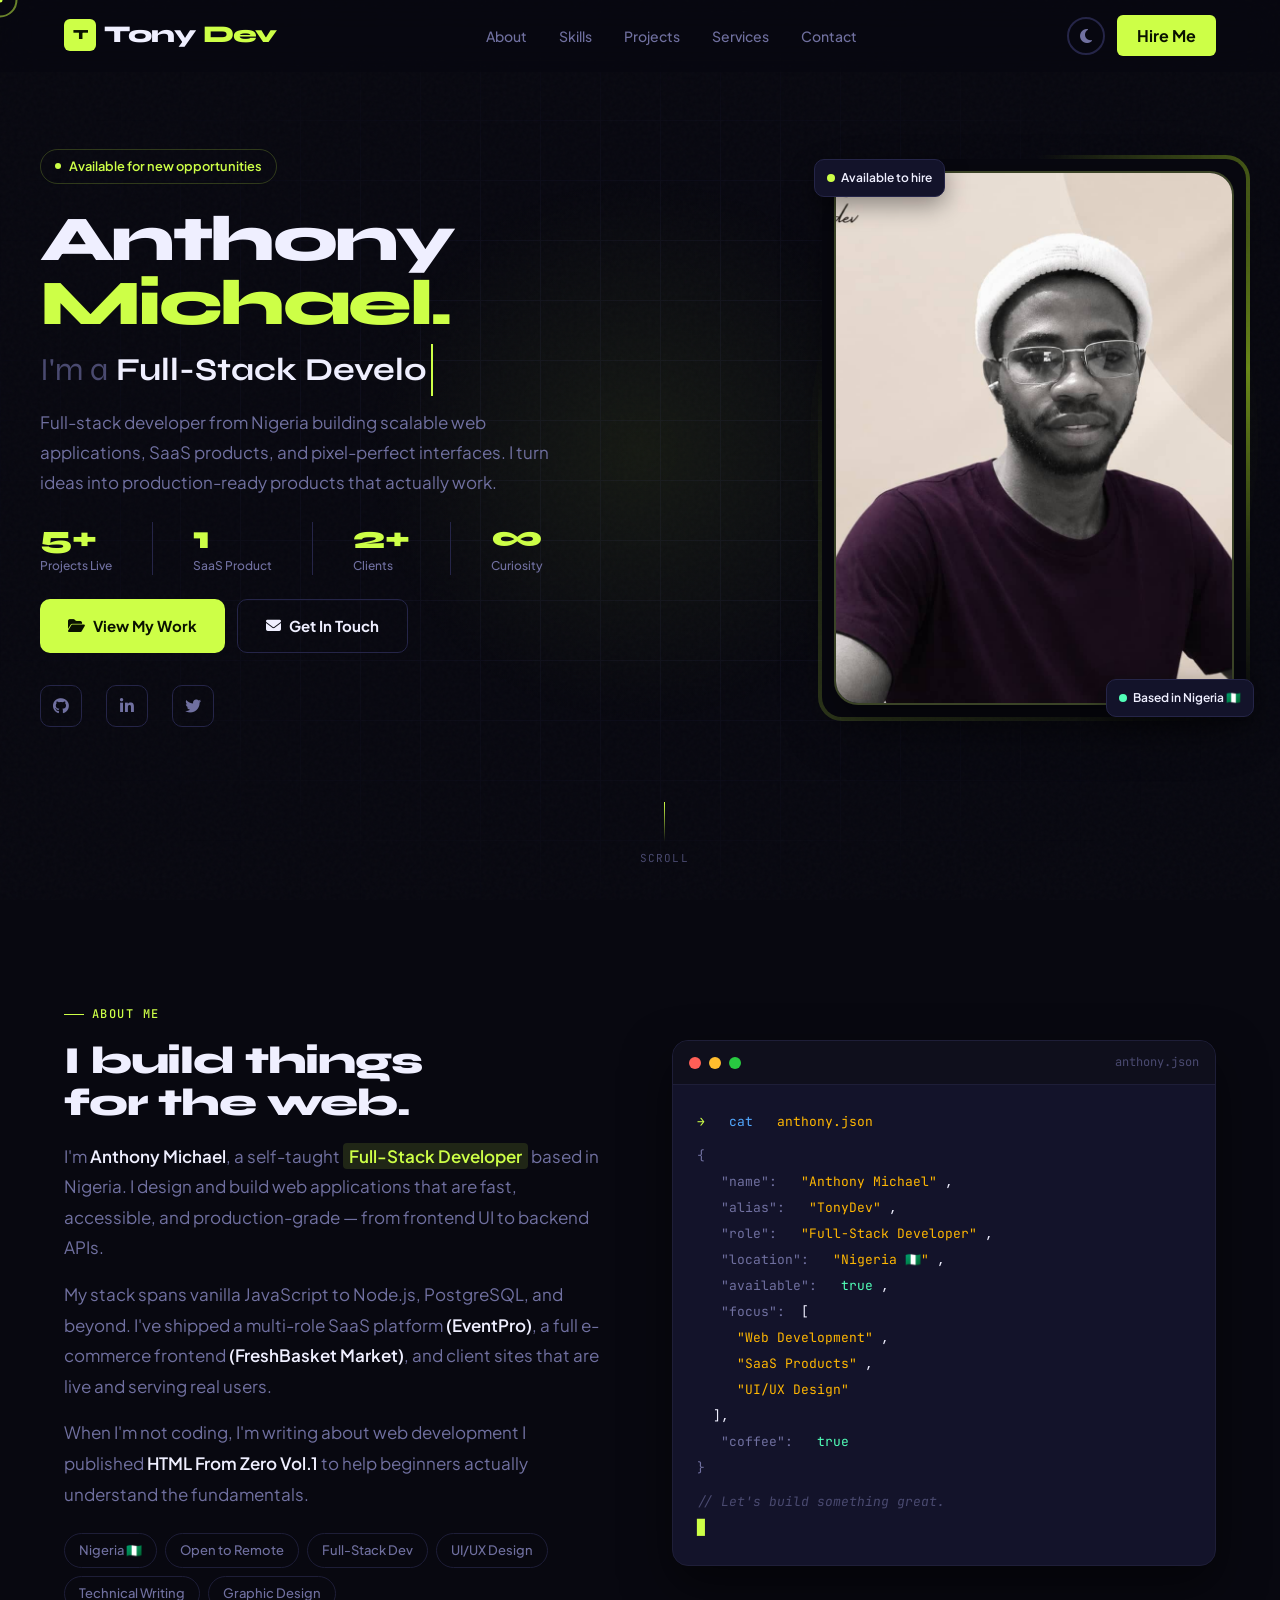
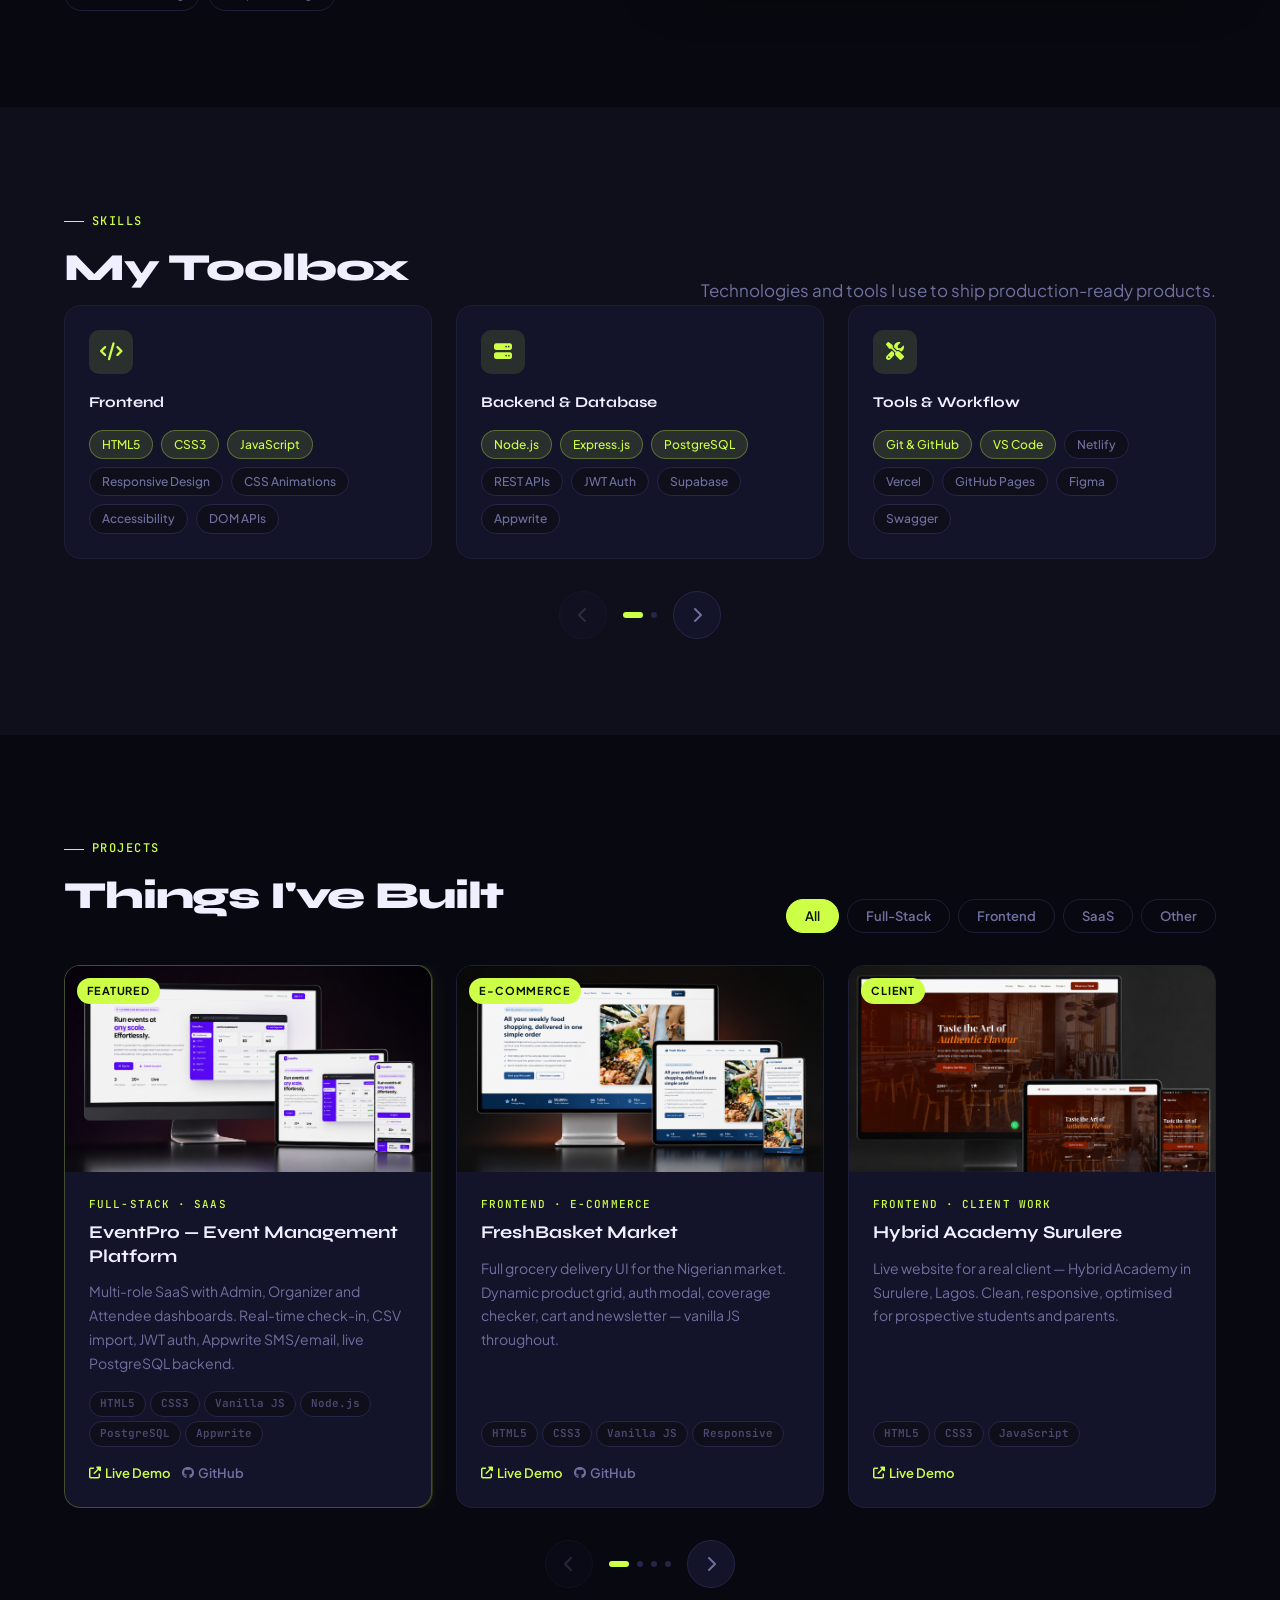
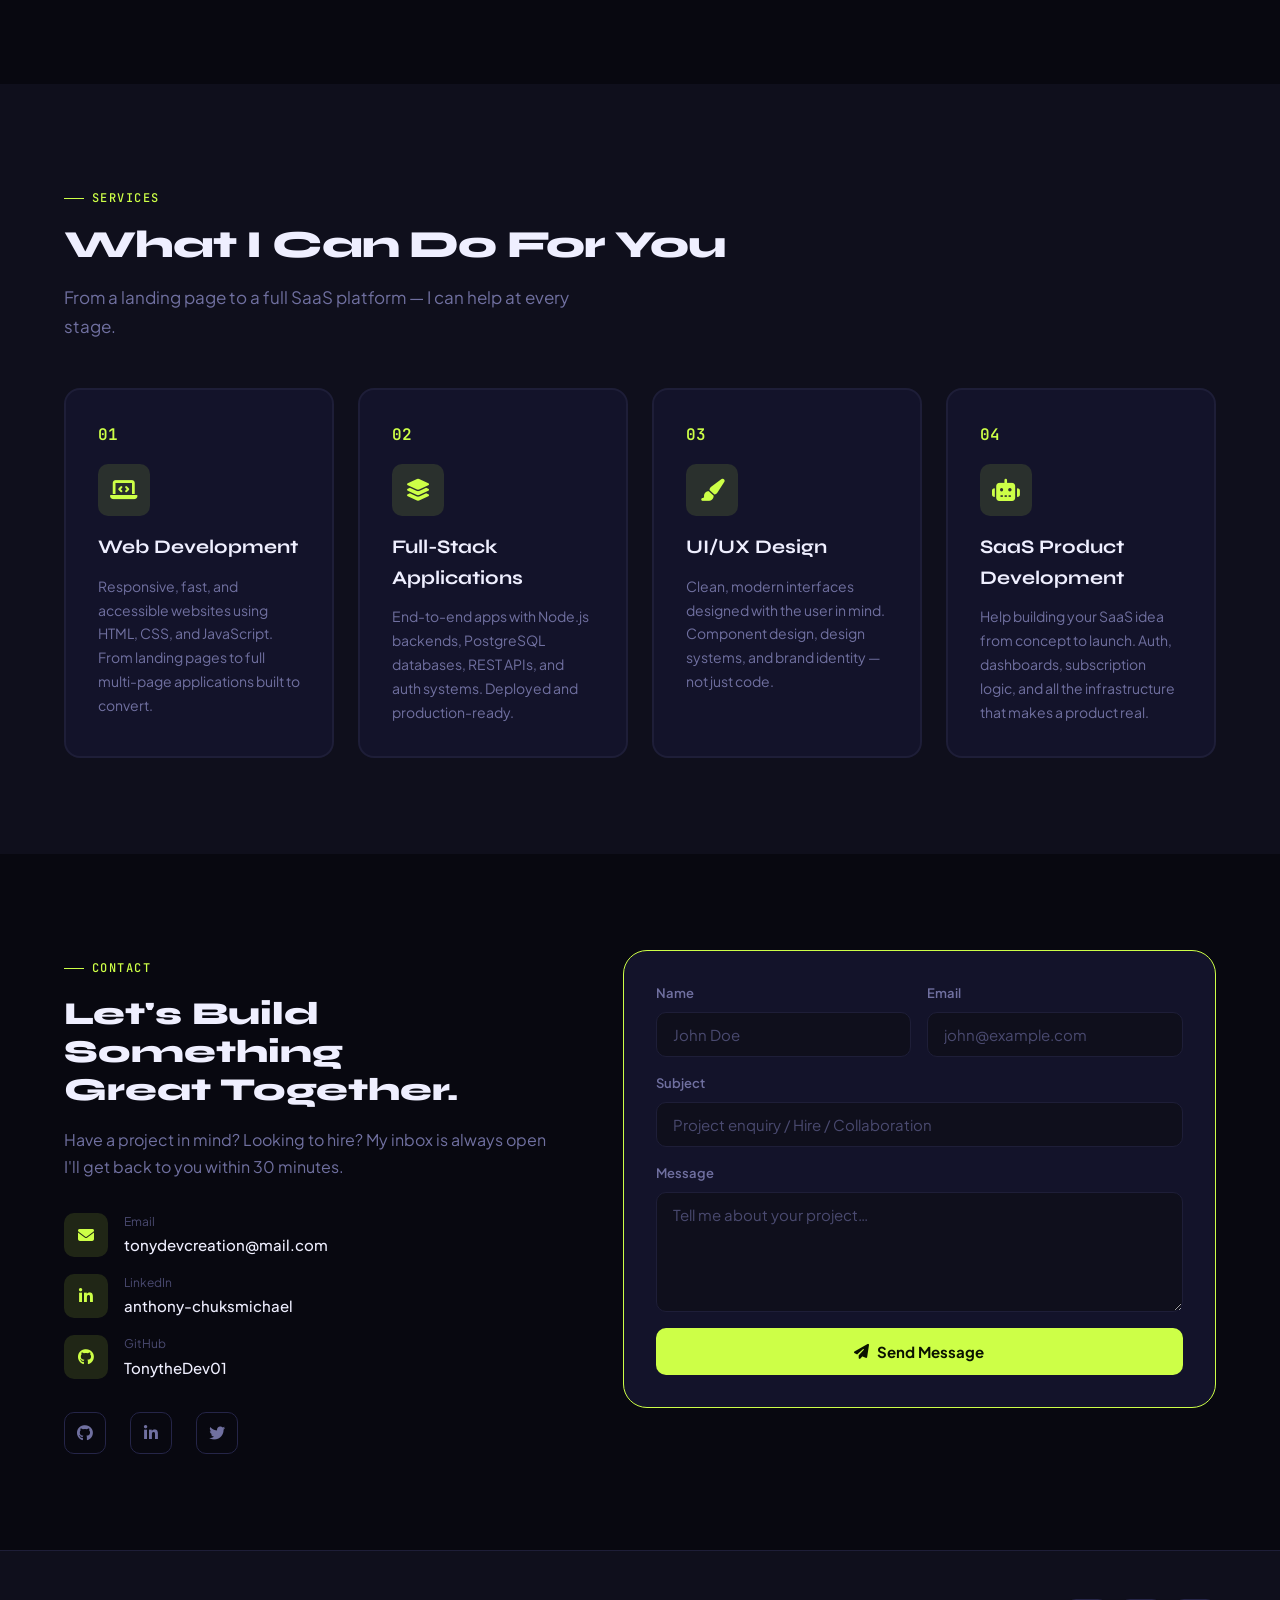
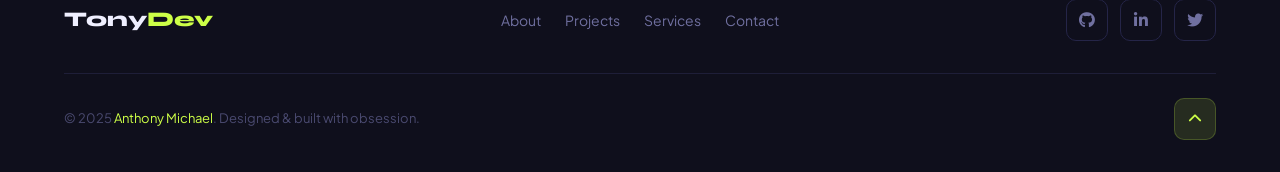
<file: frontend/index.html>
<!doctype html>
<html lang="en" data-theme="dark">
  <head>
    <meta charset="UTF-8" />
    <meta name="viewport" content="width=device-width, initial-scale=1.0" />
    <meta
      name="description"
      content="Anthony Michael (TonyDev) — Full-Stack Developer building scalable web applications, SaaS products, and pixel-perfect interfaces."
    />
    <meta
      property="og:title"
      content="Anthony Michael — Full-Stack Developer"
    />
    <meta
      property="og:description"
      content="I build scalable web apps, SaaS products, and pixel-perfect interfaces."
    />
    <meta property="og:type" content="website" />
    <title>Anthony Michael — Full-Stack Developer</title>

    <link rel="preconnect" href="https://fonts.googleapis.com" />
    <link
      href="https://fonts.googleapis.com/css2?family=Syne:wght@400;500;600;700;800&family=Plus+Jakarta+Sans:wght@300;400;500;600;700&family=JetBrains+Mono:wght@400;500&display=swap"
      rel="stylesheet"
    />
    <link
      rel="stylesheet"
      href="https://cdnjs.cloudflare.com/ajax/libs/font-awesome/6.4.0/css/all.min.css"
    />
    <link rel="stylesheet" href="index.css" />
  </head>
  <body>
    <div class="cursor-dot" id="cursorDot" aria-hidden="true"></div>
    <div class="cursor-ring" id="cursorRing" aria-hidden="true"></div>

    <div class="toast" id="toast" role="alert" aria-live="polite">
      <i class="fas fa-check-circle" aria-hidden="true"></i>
      <span>Message sent! I'll get back to you soon.</span>
    </div>

    <!--  NAV  -->
    <header class="nav" id="nav" role="banner">
      <div class="nav__inner">
        <a href="#hero" class="nav__logo" aria-label="TonyDev — Home">
          <div class="nav__logo-mark" aria-hidden="true">T</div>
          Tony<span class="nav__logo-dev">Dev</span>
        </a>

        <nav aria-label="Main navigation">
          <ul class="nav__links">
            <li><a href="#about" class="nav__link">About</a></li>
            <li><a href="#skills" class="nav__link">Skills</a></li>
            <li><a href="#projects" class="nav__link">Projects</a></li>
            <li><a href="#services" class="nav__link">Services</a></li>
            <li><a href="#contact" class="nav__link">Contact</a></li>
          </ul>
        </nav>

        <div class="nav__actions">
          <button
            class="nav__theme"
            id="themeToggle"
            aria-label="Toggle colour theme"
          >
            <i class="fas fa-moon" id="themeIcon" aria-hidden="true"></i>
          </button>
          <a href="#contact" class="btn-hire">Hire Me</a>
          <button
            class="nav__hamburger"
            id="hamburger"
            aria-expanded="false"
            aria-label="Open menu"
          >
            <span></span><span></span><span></span>
          </button>
        </div>
      </div>

      <div
        class="nav__mobile"
        id="mobileNav"
        role="navigation"
        aria-label="Mobile navigation"
      >
        <a href="#about" class="nav__link" data-mobile-link>About</a>
        <a href="#skills" class="nav__link" data-mobile-link>Skills</a>
        <a href="#projects" class="nav__link" data-mobile-link>Projects</a>
        <a href="#services" class="nav__link" data-mobile-link>Services</a>
        <a href="#contact" class="nav__link" data-mobile-link>Contact</a>
        <a
          href="#contact"
          class="btn-hire"
          data-mobile-link
          style="width: fit-content"
          >Hire Me</a
        >
      </div>
    </header>

    <!-- HERO  -->
    <section class="hero section" id="hero" aria-label="Introduction">
      <div class="hero__grid" aria-hidden="true"></div>
      <div class="hero__orb" aria-hidden="true"></div>

      <div class="container hero__inner">
        <div class="hero__layout">
          <!-- LEFT  -->
          <div class="hero__left">
            <div class="hero__available" role="status">
              <div class="hero__available-dot" aria-hidden="true"></div>
              Available for new opportunities
            </div>

            <h1 class="hero__name">
              Anthony<br />
              <span class="hero__name-accent">Michael.</span>
            </h1>

            <div class="hero__role-wrap" aria-live="polite">
              <span class="hero__role-prefix">I'm a </span>
              <span id="typewriter"></span>
            </div>

            <p class="hero__desc">
              Full-stack developer from Nigeria building scalable web
              applications, SaaS products, and pixel-perfect interfaces. I turn
              ideas into production-ready products that actually work.
            </p>

            <div class="hero__stats" aria-label="Quick stats">
              <div class="hero__stat-item">
                <span class="hero__stat-num">5+</span>
                <span class="hero__stat-label">Projects Live</span>
              </div>
              <div class="hero__stat-divider" aria-hidden="true"></div>
              <div class="hero__stat-item">
                <span class="hero__stat-num">1</span>
                <span class="hero__stat-label">SaaS Product</span>
              </div>
              <div class="hero__stat-divider" aria-hidden="true"></div>
              <div class="hero__stat-item">
                <span class="hero__stat-num">2+</span>
                <span class="hero__stat-label">Clients</span>
              </div>
              <div class="hero__stat-divider" aria-hidden="true"></div>
              <div class="hero__stat-item">
                <span class="hero__stat-num">∞</span>
                <span class="hero__stat-label">Curiosity</span>
              </div>
            </div>

            <div class="hero__actions">
              <a href="#projects" class="btn-primary">
                <i class="fas fa-folder-open" aria-hidden="true"></i>
                View My Work
              </a>
              <a href="#contact" class="btn-outline">
                <i class="fas fa-envelope" aria-hidden="true"></i>
                Get In Touch
              </a>
            </div>

            <div class="hero__social" role="list" aria-label="Social links">
              <a
                href="https://github.com/TonytheDev01"
                target="_blank"
                rel="noopener"
                class="social-link"
                aria-label="GitHub"
                role="listitem"
                ><i class="fab fa-github"></i
              ></a>
              <a
                href="https://www.linkedin.com/in/anthony-chuksmichael/"
                target="_blank"
                rel="noopener"
                class="social-link"
                aria-label="LinkedIn"
                role="listitem"
                ><i class="fab fa-linkedin-in"></i
              ></a>
              <a
                href="https://x.com/Tonymichuks"
                target="_blank"
                rel="noopener"
                class="social-link"
                aria-label="Twitter"
                role="listitem"
                ><i class="fab fa-twitter"></i
              ></a>
            </div>
          </div>

          <!-- RIGHT — Photo  -->
          <div class="hero__photo-col">
            <div class="hero__photo-wrap">
              <div class="hero__photo-glow" aria-hidden="true"></div>
              <div class="hero__photo-ring" aria-hidden="true"></div>

              <img
                class="hero__photo-img"
                src="assets/images/tonydev.png"
                alt="Anthony Michael — Full-Stack Developer"
                loading="eager"
              />

              <div class="hero__photo-tag tag-tl" aria-hidden="true">
                <div
                  class="hero__photo-tag-dot"
                  style="background: #cdff47"
                ></div>
                Available to hire
              </div>
              <div class="hero__photo-tag tag-br" aria-hidden="true">
                <div
                  class="hero__photo-tag-dot"
                  style="background: #52ffb8"
                ></div>
                Based in Nigeria 🇳🇬
              </div>
            </div>
          </div>
        </div>
      </div>

      <div class="hero__scroll" aria-hidden="true">
        <div class="hero__scroll-line"></div>
        <span>SCROLL</span>
      </div>
    </section>

    <!-- ══ ABOUT ══════════════════════════════════ -->
    <section class="section" id="about" aria-label="About me">
      <div class="container">
        <div class="about__grid">
          <div class="about__text">
            <div class="section-label">About Me</div>
            <h2 class="section-title">I build things<br />for the web.</h2>
            <p>
              I'm <strong>Anthony Michael</strong>, a self-taught
              <span class="about__highlight">Full-Stack Developer</span>
              based in Nigeria. I design and build web applications that are
              fast, accessible, and production-grade — from frontend UI to
              backend APIs.
            </p>
            <p>
              My stack spans vanilla JavaScript to Node.js, PostgreSQL, and
              beyond. I've shipped a multi-role SaaS platform
              <strong>(EventPro)</strong>, a full e-commerce frontend
              <strong>(FreshBasket Market)</strong>, and client sites that are
              live and serving real users.
            </p>
            <p>
              When I'm not coding, I'm writing about web development I published
              <strong>HTML From Zero Vol.1</strong> to help beginners actually
              understand the fundamentals.
            </p>
            <div class="about__tags">
              <span class="tag">Nigeria 🇳🇬</span>
              <span class="tag">Open to Remote</span>
              <span class="tag">Full-Stack Dev</span>
              <span class="tag">UI/UX Design</span>
              <span class="tag">Technical Writing</span>
              <span class="tag">Graphic Design</span>
            </div>
          </div>

          <div
            class="about__terminal reveal"
            aria-label="Developer info in terminal format"
          >
            <div class="terminal__header">
              <div class="terminal__dot"></div>
              <div class="terminal__dot"></div>
              <div class="terminal__dot"></div>
              <div class="terminal__title">anthony.json</div>
            </div>
            <div class="terminal__body" aria-hidden="true">
              <div class="terminal__line">
                <span class="t-prompt">→</span>&nbsp;<span class="t-cmd"
                  >cat</span
                >&nbsp;<span class="t-str">anthony.json</span>
              </div>
              <div class="t-blank"></div>
              <div class="terminal__line"><span class="t-key">{</span></div>
              <div class="terminal__line">
                &nbsp;&nbsp;<span class="t-key">"name":</span>&nbsp;<span
                  class="t-str"
                  >"Anthony Michael"</span
                >,
              </div>
              <div class="terminal__line">
                &nbsp;&nbsp;<span class="t-key">"alias":</span>&nbsp;<span
                  class="t-str"
                  >"TonyDev"</span
                >,
              </div>
              <div class="terminal__line">
                &nbsp;&nbsp;<span class="t-key">"role":</span>&nbsp;<span
                  class="t-str"
                  >"Full-Stack Developer"</span
                >,
              </div>
              <div class="terminal__line">
                &nbsp;&nbsp;<span class="t-key">"location":</span>&nbsp;<span
                  class="t-str"
                  >"Nigeria 🇳🇬"</span
                >,
              </div>
              <div class="terminal__line">
                &nbsp;&nbsp;<span class="t-key">"available":</span>&nbsp;<span
                  class="t-val"
                  >true</span
                >,
              </div>
              <div class="terminal__line">
                &nbsp;&nbsp;<span class="t-key">"focus":</span>&nbsp;[
              </div>
              <div class="terminal__line">
                &nbsp;&nbsp;&nbsp;&nbsp;<span class="t-str"
                  >"Web Development"</span
                >,
              </div>
              <div class="terminal__line">
                &nbsp;&nbsp;&nbsp;&nbsp;<span class="t-str"
                  >"SaaS Products"</span
                >,
              </div>
              <div class="terminal__line">
                &nbsp;&nbsp;&nbsp;&nbsp;<span class="t-str"
                  >"UI/UX Design"</span
                >
              </div>
              <div class="terminal__line">&nbsp;&nbsp;],</div>
              <div class="terminal__line">
                &nbsp;&nbsp;<span class="t-key">"coffee":</span>&nbsp;<span
                  class="t-val"
                  >true</span
                >
              </div>
              <div class="terminal__line"><span class="t-key">}</span></div>
              <div class="t-blank"></div>
              <div class="terminal__line">
                <span class="t-comment">// Let's build something great.</span>
              </div>
              <div class="terminal__line"><span class="t-prompt">█</span></div>
            </div>
          </div>
        </div>
      </div>
    </section>

    <!-- SKILLS CAROUSEL  -->
    <section class="section skills" id="skills" aria-label="Skills">
      <div class="container">
        <div class="skills__header">
          <div>
            <div class="section-label">Skills</div>
            <h2 class="section-title">My Toolbox</h2>
          </div>
          <p class="section-sub">
            Technologies and tools I use to ship production-ready products.
          </p>
        </div>

        <div class="carousel-wrapper">
          <div class="carousel-track-outer">
            <div class="carousel-track" id="skillsTrack">
              <div class="skill-group">
                <div class="skill-group__icon">
                  <i class="fas fa-code" aria-hidden="true"></i>
                </div>
                <div class="skill-group__title">Frontend</div>
                <div class="skill-pills">
                  <span class="skill-pill featured">HTML5</span>
                  <span class="skill-pill featured">CSS3</span>
                  <span class="skill-pill featured">JavaScript</span>
                  <span class="skill-pill">Responsive Design</span>
                  <span class="skill-pill">CSS Animations</span>
                  <span class="skill-pill">Accessibility</span>
                  <span class="skill-pill">DOM APIs</span>
                </div>
              </div>

              <div class="skill-group">
                <div class="skill-group__icon">
                  <i class="fas fa-server" aria-hidden="true"></i>
                </div>
                <div class="skill-group__title">Backend &amp; Database</div>
                <div class="skill-pills">
                  <span class="skill-pill featured">Node.js</span>
                  <span class="skill-pill featured">Express.js</span>
                  <span class="skill-pill featured">PostgreSQL</span>
                  <span class="skill-pill">REST APIs</span>
                  <span class="skill-pill">JWT Auth</span>
                  <span class="skill-pill">Supabase</span>
                  <span class="skill-pill">Appwrite</span>
                </div>
              </div>

              <div class="skill-group">
                <div class="skill-group__icon">
                  <i class="fas fa-tools" aria-hidden="true"></i>
                </div>
                <div class="skill-group__title">Tools &amp; Workflow</div>
                <div class="skill-pills">
                  <span class="skill-pill featured">Git &amp; GitHub</span>
                  <span class="skill-pill featured">VS Code</span>
                  <span class="skill-pill">Netlify</span>
                  <span class="skill-pill">Vercel</span>
                  <span class="skill-pill">GitHub Pages</span>
                  <span class="skill-pill">Figma</span>
                  <span class="skill-pill">Swagger</span>
                </div>
              </div>

              <div class="skill-group">
                <div class="skill-group__icon">
                  <i class="fas fa-palette" aria-hidden="true"></i>
                </div>
                <div class="skill-group__title">Design &amp; Other</div>
                <div class="skill-pills">
                  <span class="skill-pill featured">UI/UX Design</span>
                  <span class="skill-pill featured">Graphic Design</span>
                  <span class="skill-pill">Brand Identity</span>
                  <span class="skill-pill">Technical Writing</span>
                  <span class="skill-pill">Virtual Assistance</span>
                  <span class="skill-pill">Recruiting</span>
                </div>
              </div>
            </div>
          </div>

          <div class="carousel-nav" role="group" aria-label="Skills navigation">
            <button
              class="carousel-btn"
              id="skillsPrev"
              aria-label="Previous skills"
              disabled
            >
              <i class="fas fa-chevron-left" aria-hidden="true"></i>
            </button>
            <div class="carousel-dots" id="skillsDots" role="tablist"></div>
            <button
              class="carousel-btn"
              id="skillsNext"
              aria-label="Next skills"
            >
              <i class="fas fa-chevron-right" aria-hidden="true"></i>
            </button>
          </div>
        </div>
      </div>
    </section>

    <!--  PROJECTS CAROUSEL  -->
    <section class="section" id="projects" aria-label="Projects">
      <div class="container">
        <div class="projects__header">
          <div>
            <div class="section-label">Projects</div>
            <h2 class="section-title">Things I've Built</h2>
          </div>
          <div
            class="project-filters"
            role="group"
            aria-label="Filter projects"
          >
            <button class="filter-btn active" data-filter="all">All</button>
            <button class="filter-btn" data-filter="fullstack">
              Full-Stack
            </button>
            <button class="filter-btn" data-filter="frontend">Frontend</button>
            <button class="filter-btn" data-filter="saas">SaaS</button>
            <button class="filter-btn" data-filter="other">Other</button>
          </div>
        </div>

        <div class="carousel-wrapper">
          <div class="carousel-track-outer">
            <div class="carousel-track" id="projectsTrack">
              <!-- PROJECT 1 — EventPro (featured accent glow) -->
              <article
                class="project-card reveal"
                data-category="fullstack saas"
              >
                <div class="project-card__visual" style="background: #080810">
                  <!-- SWAP for real screenshot: -->
                  <img
                    class="mockup-screenshot"
                    src="assets/images/event.png"
                    alt="EventPro on multiple devices"
                    loading="lazy"
                  />
                  <div class="project-card__badge">Featured</div>
                </div>

                <div class="project-card__content">
                  <div class="project-card__category">Full-Stack · SaaS</div>
                  <h3 class="project-card__title">
                    EventPro — Event Management Platform
                  </h3>
                  <p class="project-card__desc">
                    Multi-role SaaS with Admin, Organizer and Attendee
                    dashboards. Real-time check-in, CSV import, JWT auth,
                    Appwrite SMS/email, live PostgreSQL backend.
                  </p>
                  <div class="project-card__stack">
                    <span class="stack-tag">HTML5</span
                    ><span class="stack-tag">CSS3</span>
                    <span class="stack-tag">Vanilla JS</span
                    ><span class="stack-tag">Node.js</span>
                    <span class="stack-tag">PostgreSQL</span
                    ><span class="stack-tag">Appwrite</span>
                  </div>
                  <div class="project-card__links">
                    <a
                      href="https://tonythedev01.github.io/EventPro-Frontend/"
                      target="_blank"
                      rel="noopener"
                      class="project-link primary"
                      ><i class="fas fa-external-link-alt"></i> Live Demo</a
                    >
                    <a
                      href="https://github.com/TonytheDev01/EventPro-Frontend"
                      target="_blank"
                      rel="noopener"
                      class="project-link"
                      ><i class="fab fa-github"></i> GitHub</a
                    >
                  </div>
                </div>
              </article>

              <!-- PROJECT 2 — FreshBasket -->
              <article
                class="project-card reveal reveal-delay-1"
                data-category="frontend"
              >
                <div class="project-card__visual" style="background: #080810">
                  <img
                    class="mockup-screenshot"
                    src="assets/images/fresh.png"
                    alt="Fresh-market on multiple devices"
                    loading="lazy"
                  />
                  <div class="project-card__badge">E-Commerce</div>
                </div>

                <div class="project-card__content">
                  <div class="project-card__category">
                    Frontend · E-Commerce
                  </div>
                  <h3 class="project-card__title">FreshBasket Market</h3>
                  <p class="project-card__desc">
                    Full grocery delivery UI for the Nigerian market. Dynamic
                    product grid, auth modal, coverage checker, cart and
                    newsletter — vanilla JS throughout.
                  </p>
                  <div class="project-card__stack">
                    <span class="stack-tag">HTML5</span
                    ><span class="stack-tag">CSS3</span
                    ><span class="stack-tag">Vanilla JS</span
                    ><span class="stack-tag">Responsive</span>
                  </div>
                  <div class="project-card__links">
                    <a
                      href="https://tonyfresh-market.netlify.app/"
                      target="_blank"
                      rel="noopener"
                      class="project-link primary"
                      ><i class="fas fa-external-link-alt"></i> Live Demo</a
                    >
                    <a
                      href="https://github.com/TonytheDev01/Fresh-market"
                      target="_blank"
                      rel="noopener"
                      class="project-link"
                      ><i class="fab fa-github"></i> GitHub</a
                    >
                  </div>
                </div>
              </article>

              <!-- PROJECT 3 — Hybrid Academy -->
              <article
                class="project-card reveal reveal-delay-2"
                data-category="frontend"
              >
                <div class="project-card__visual" style="background: #080810">
                  <img
                    class="mockup-screenshot"
                    src="assets/images/restuarant.png"
                    alt="Fresh-market on multiple devices"
                    loading="lazy"
                  />
                  <div class="project-card__badge">Client</div>
                </div>

                <div class="project-card__content">
                  <div class="project-card__category">
                    Frontend · Client Work
                  </div>
                  <h3 class="project-card__title">Hybrid Academy Surulere</h3>
                  <p class="project-card__desc">
                    Live website for a real client — Hybrid Academy in Surulere,
                    Lagos. Clean, responsive, optimised for prospective students
                    and parents.
                  </p>
                  <div class="project-card__stack">
                    <span class="stack-tag">HTML5</span
                    ><span class="stack-tag">CSS3</span
                    ><span class="stack-tag">JavaScript</span>
                  </div>
                  <div class="project-card__links">
                    <a href="#" class="project-link primary"
                      ><i class="fas fa-external-link-alt"></i> Live Demo</a
                    >
                  </div>
                </div>
              </article>

              <!-- project 4 -->
              <article
                class="project-card reveal reveal-delay-2"
                data-category="frontend"
              >
                <div class="project-card__visual" style="background: #080810">
                  <img
                    class="mockup-screenshot"
                    src="assets/images/restuarant.png"
                    alt="Fresh-market on multiple devices"
                    loading="lazy"
                  />
                  <div class="project-card__badge">Client</div>
                </div>

                <div class="project-card__content">
                  <div class="project-card__category">
                    Frontend · Client Work
                  </div>
                  <h3 class="project-card__title">Hybrid Academy Surulere</h3>
                  <p class="project-card__desc">
                    Live website for a real client — Hybrid Academy in Surulere,
                    Lagos. Clean, responsive, optimised for prospective students
                    and parents.
                  </p>
                  <div class="project-card__stack">
                    <span class="stack-tag">HTML5</span
                    ><span class="stack-tag">CSS3</span
                    ><span class="stack-tag">JavaScript</span>
                  </div>
                  <div class="project-card__links">
                    <a href="#" class="project-link primary"
                      ><i class="fas fa-external-link-alt"></i> Live Demo</a
                    >
                  </div>
                </div>
              </article>

              <!-- PROJECT 5 — Idea-Engne -->
              <article class="project-card reveal" data-category="saas">
                <div class="project-card__visual" style="background: #080810">
                  <img
                    class="mockup-screenshot"
                    src="assets/images/fresh.png"
                    alt="Fresh-market on multiple devices"
                    loading="lazy"
                  />
                  <div class="project-card__badge">Client</div>
                </div>

                <div class="project-card__content">
                  <div class="project-card__category">SaaS · AI</div>
                  <h3 class="project-card__title">Idea-Engne</h3>
                  <p class="project-card__desc">
                    AI-powered idea generation and validation SaaS. Helps
                    entrepreneurs go from spark to structured concept.
                    Subscription model — payments in progress.
                  </p>
                  <div class="project-card__stack">
                    <span class="stack-tag">HTML5</span
                    ><span class="stack-tag">CSS3</span
                    ><span class="stack-tag">JavaScript</span
                    ><span class="stack-tag">AI API</span>
                  </div>
                  <div class="project-card__links">
                    <span
                      class="project-link"
                      style="opacity: 0.5; cursor: default"
                      ><i class="fas fa-clock"></i> Launching Soon</span
                    >
                  </div>
                </div>
              </article>

              <!-- PROJECT 6 — HTML From Zero -->
              <article
                class="project-card reveal reveal-delay-1"
                data-category="other"
              >
                <div class="project-card__visual" style="background: #080810">
                  <img
                    class="mockup-screenshot"
                    src="assets/images/restuarant.png"
                    alt="Fresh-market on multiple devices"
                    loading="lazy"
                  />
                  <div class="project-card__badge">Client</div>
                </div>

                <div class="project-card__content">
                  <div class="project-card__category">
                    Technical Writing · Ebook
                  </div>
                  <h3 class="project-card__title">HTML From Zero — Vol.1</h3>
                  <p class="project-card__desc">
                    A beginner's ebook teaching HTML from the ground up — for
                    people who want to understand fundamentals before CSS and
                    JavaScript.
                  </p>
                  <div class="project-card__stack">
                    <span class="stack-tag">Technical Writing</span
                    ><span class="stack-tag">HTML5</span
                    ><span class="stack-tag">Education</span>
                  </div>
                  <div class="project-card__links">
                    <a href="#contact" class="project-link primary"
                      ><i class="fas fa-shopping-cart"></i> Get the Book</a
                    >
                  </div>
                </div>
              </article>
            </div>
          </div>

          <div
            class="carousel-nav"
            role="group"
            aria-label="Projects navigation"
          >
            <button
              class="carousel-btn"
              id="projectsPrev"
              aria-label="Previous projects"
              disabled
            >
              <i class="fas fa-chevron-left" aria-hidden="true"></i>
            </button>
            <div class="carousel-dots" id="projectsDots" role="tablist"></div>
            <button
              class="carousel-btn"
              id="projectsNext"
              aria-label="Next projects"
            >
              <i class="fas fa-chevron-right" aria-hidden="true"></i>
            </button>
          </div>
        </div>
      </div>
    </section>

    <!--  SERVICES  -->
    <section class="section services" id="services" aria-label="Services">
      <div class="container">
        <div class="section-label">Services</div>
        <h2 class="section-title">What I Can Do For You</h2>
        <p class="section-sub">
          From a landing page to a full SaaS platform — I can help at every
          stage.
        </p>

        <div class="services__grid">
          <div class="service-card reveal">
            <div class="service-card__num">01</div>
            <div class="service-card__icon">
              <i class="fas fa-laptop-code" aria-hidden="true"></i>
            </div>
            <h3 class="service-card__title">Web Development</h3>
            <p class="service-card__desc">
              Responsive, fast, and accessible websites using HTML, CSS, and
              JavaScript. From landing pages to full multi-page applications
              built to convert.
            </p>
          </div>
          <div class="service-card reveal reveal-delay-1">
            <div class="service-card__num">02</div>
            <div class="service-card__icon">
              <i class="fas fa-layer-group" aria-hidden="true"></i>
            </div>
            <h3 class="service-card__title">Full-Stack Applications</h3>
            <p class="service-card__desc">
              End-to-end apps with Node.js backends, PostgreSQL databases, REST
              APIs, and auth systems. Deployed and production-ready.
            </p>
          </div>
          <div class="service-card reveal reveal-delay-2">
            <div class="service-card__num">03</div>
            <div class="service-card__icon">
              <i class="fas fa-paint-brush" aria-hidden="true"></i>
            </div>
            <h3 class="service-card__title">UI/UX Design</h3>
            <p class="service-card__desc">
              Clean, modern interfaces designed with the user in mind. Component
              design, design systems, and brand identity — not just code.
            </p>
          </div>
          <div class="service-card reveal reveal-delay-3">
            <div class="service-card__num">04</div>
            <div class="service-card__icon">
              <i class="fas fa-robot" aria-hidden="true"></i>
            </div>
            <h3 class="service-card__title">SaaS Product Development</h3>
            <p class="service-card__desc">
              Help building your SaaS idea from concept to launch. Auth,
              dashboards, subscription logic, and all the infrastructure that
              makes a product real.
            </p>
          </div>
        </div>
      </div>
    </section>

    <!--  CONTACT  -->
    <section class="section" id="contact" aria-label="Contact">
      <div class="container">
        <div class="contact__grid">
          <div>
            <div class="section-label">Contact</div>
            <h2 class="contact__info-title">
              Let's Build Something<br />
              Great Together.
            </h2>
            <p class="contact__info-desc">
              Have a project in mind? Looking to hire? My inbox is always open
              I'll get back to you within 30 minutes.
            </p>
            <div class="contact__items">
              <div class="contact__item">
                <div class="contact__item-icon">
                  <i class="fas fa-envelope" aria-hidden="true"></i>
                </div>
                <div>
                  <div class="contact__item-label">Email</div>
                  <div class="contact__item-value">
                    tonydevcreation@mail.com
                  </div>
                </div>
              </div>
              <div class="contact__item">
                <div class="contact__item-icon">
                  <i class="fab fa-linkedin-in" aria-hidden="true"></i>
                </div>
                <div>
                  <div class="contact__item-label">LinkedIn</div>
                  <div class="contact__item-value">anthony-chuksmichael</div>
                </div>
              </div>
              <div class="contact__item">
                <div class="contact__item-icon">
                  <i class="fab fa-github" aria-hidden="true"></i>
                </div>
                <div>
                  <div class="contact__item-label">GitHub</div>
                  <div class="contact__item-value">TonytheDev01</div>
                </div>
              </div>
            </div>
            <div class="hero__social">
              <a
                href="https://github.com/TonytheDev01"
                target="_blank"
                rel="noopener"
                class="social-link"
                aria-label="GitHub"
                ><i class="fab fa-github"></i
              ></a>
              <a
                href="https://www.linkedin.com/in/anthony-chuksmichael/"
                target="_blank"
                rel="noopener"
                class="social-link"
                aria-label="LinkedIn"
                ><i class="fab fa-linkedin-in"></i
              ></a>
              <a
                href="https://x.com/Tonymichuks"
                target="_blank"
                rel="noopener"
                class="social-link"
                aria-label="Twitter"
                ><i class="fab fa-twitter"></i
              ></a>
            </div>
          </div>

          <div class="contact__form reveal">
            <form id="contactForm" novalidate>
              <div class="form-row">
                <div class="form-group">
                  <label class="form-label" for="contactName">Name</label>
                  <input
                    class="form-input"
                    type="text"
                    id="contactName"
                    name="name"
                    placeholder="John Doe"
                    required
                    autocomplete="name"
                  />
                </div>
                <div class="form-group">
                  <label class="form-label" for="contactEmail">Email</label>
                  <input
                    class="form-input"
                    type="email"
                    id="contactEmail"
                    name="email"
                    placeholder="john@example.com"
                    required
                    autocomplete="email"
                  />
                </div>
              </div>
              <div class="form-group full">
                <label class="form-label" for="contactSubject">Subject</label>
                <input
                  class="form-input"
                  type="text"
                  id="contactSubject"
                  name="subject"
                  placeholder="Project enquiry / Hire / Collaboration"
                />
              </div>
              <div class="form-group full">
                <label class="form-label" for="contactMessage">Message</label>
                <textarea
                  class="form-textarea"
                  id="contactMessage"
                  name="message"
                  placeholder="Tell me about your project…"
                  required
                ></textarea>
              </div>
              <button type="submit" class="form-submit">
                <i class="fas fa-paper-plane" aria-hidden="true"></i>
                Send Message
              </button>
            </form>
          </div>
        </div>
      </div>
    </section>

    <!--  FOOTER -->
    <footer class="footer" role="contentinfo">
      <div class="container">
        <div class="footer__inner">
          <div class="footer__brand">Tony<span>Dev</span></div>
          <nav aria-label="Footer navigation">
            <ul class="footer__links">
              <li><a href="#about" class="footer__link">About</a></li>
              <li><a href="#projects" class="footer__link">Projects</a></li>
              <li><a href="#services" class="footer__link">Services</a></li>
              <li><a href="#contact" class="footer__link">Contact</a></li>
            </ul>
          </nav>
          <div class="footer__social hero__social">
            <a
              href="https://github.com/TonytheDev01"
              target="_blank"
              rel="noopener"
              class="social-link"
              aria-label="GitHub"
              ><i class="fab fa-github"></i
            ></a>
            <a
              href="https://www.linkedin.com/in/anthony-chuksmichael/"
              target="_blank"
              rel="noopener"
              class="social-link"
              aria-label="LinkedIn"
              ><i class="fab fa-linkedin-in"></i
            ></a>
            <a
              href="https://x.com/Tonymichuks"
              target="_blank"
              rel="noopener"
              class="social-link"
              aria-label="Twitter"
              ><i class="fab fa-twitter"></i
            ></a>
          </div>
        </div>
        <div class="footer__bottom">
          <p class="footer__credit">
            &copy; 2025 <span>Anthony Michael</span>. Designed &amp; built with
            obsession.
          </p>
          <button
            class="back-to-top"
            onclick="window.scrollTo({ top: 0, behavior: 'smooth' })"
            aria-label="Back to top"
          >
            <i class="fas fa-chevron-up" aria-hidden="true"></i>
          </button>
        </div>
      </div>
    </footer>

    <script src="index.js"></script>
  </body>
</html>
</file>
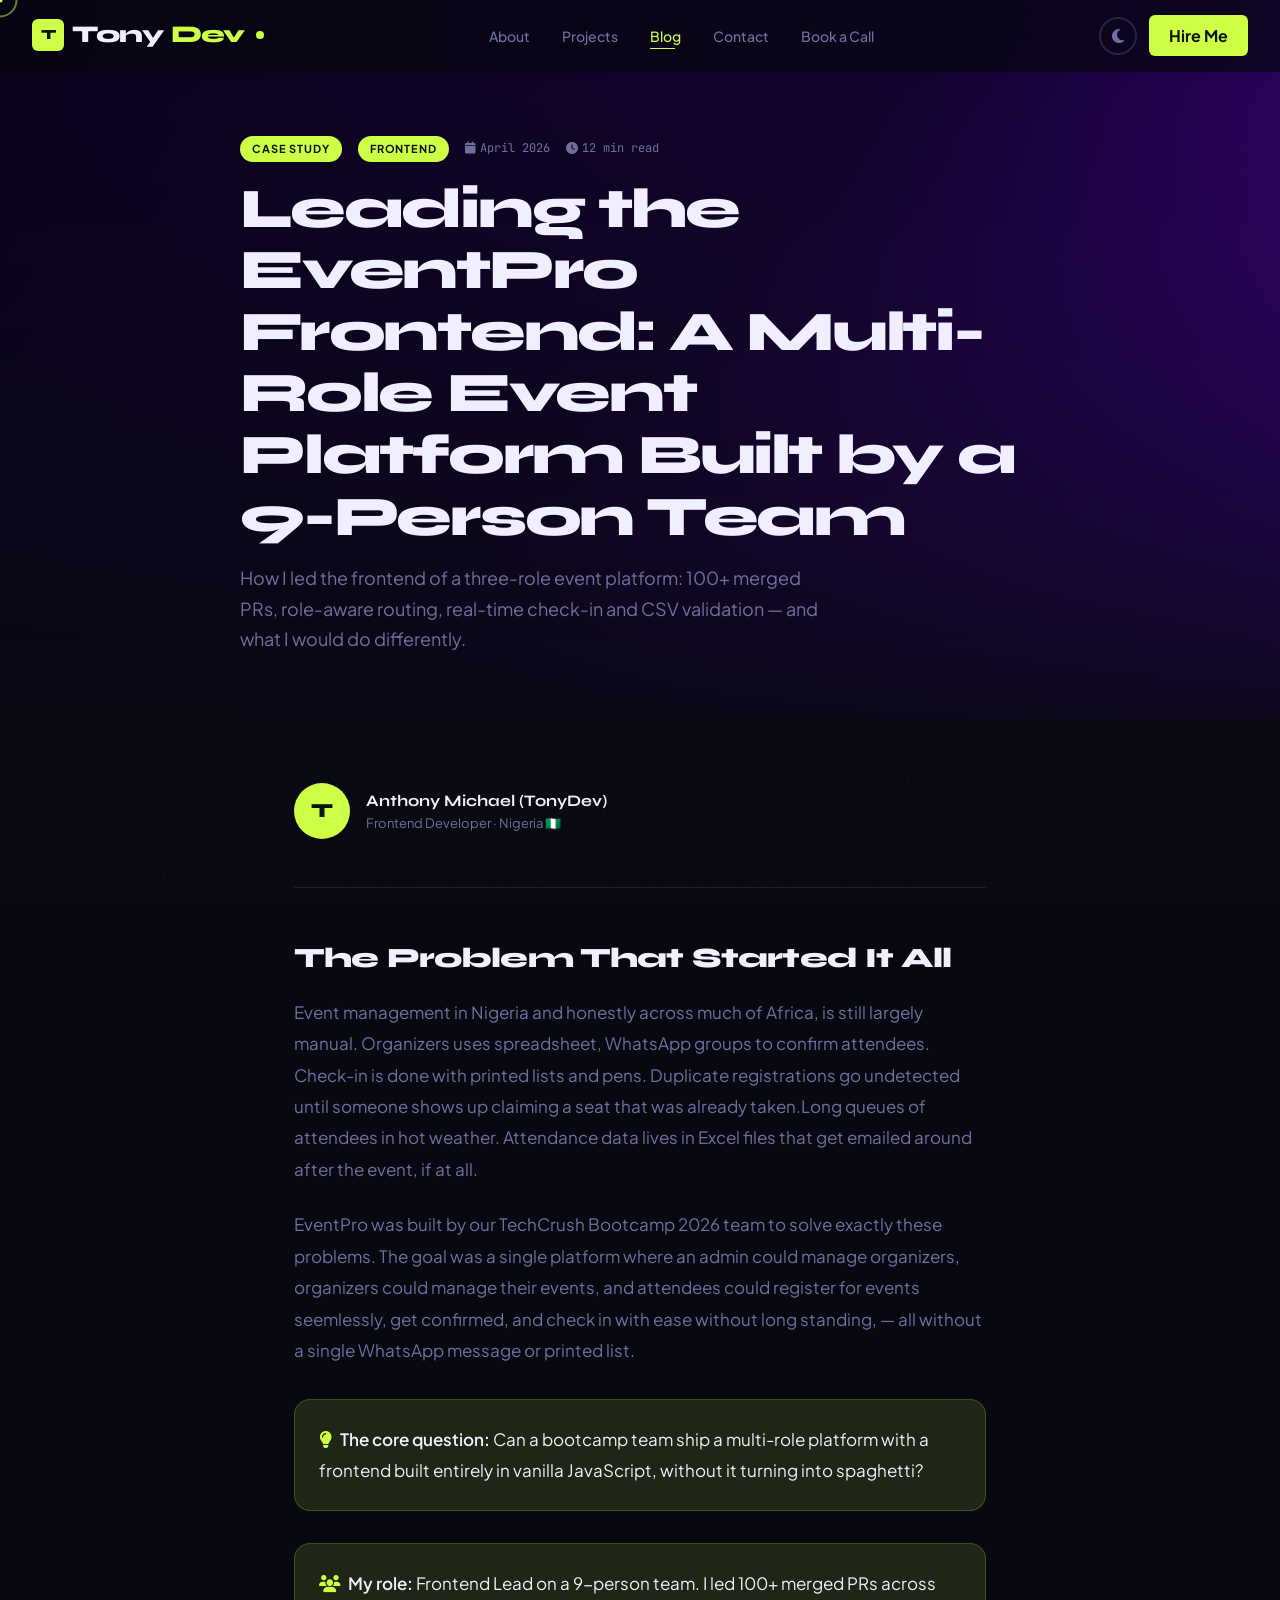
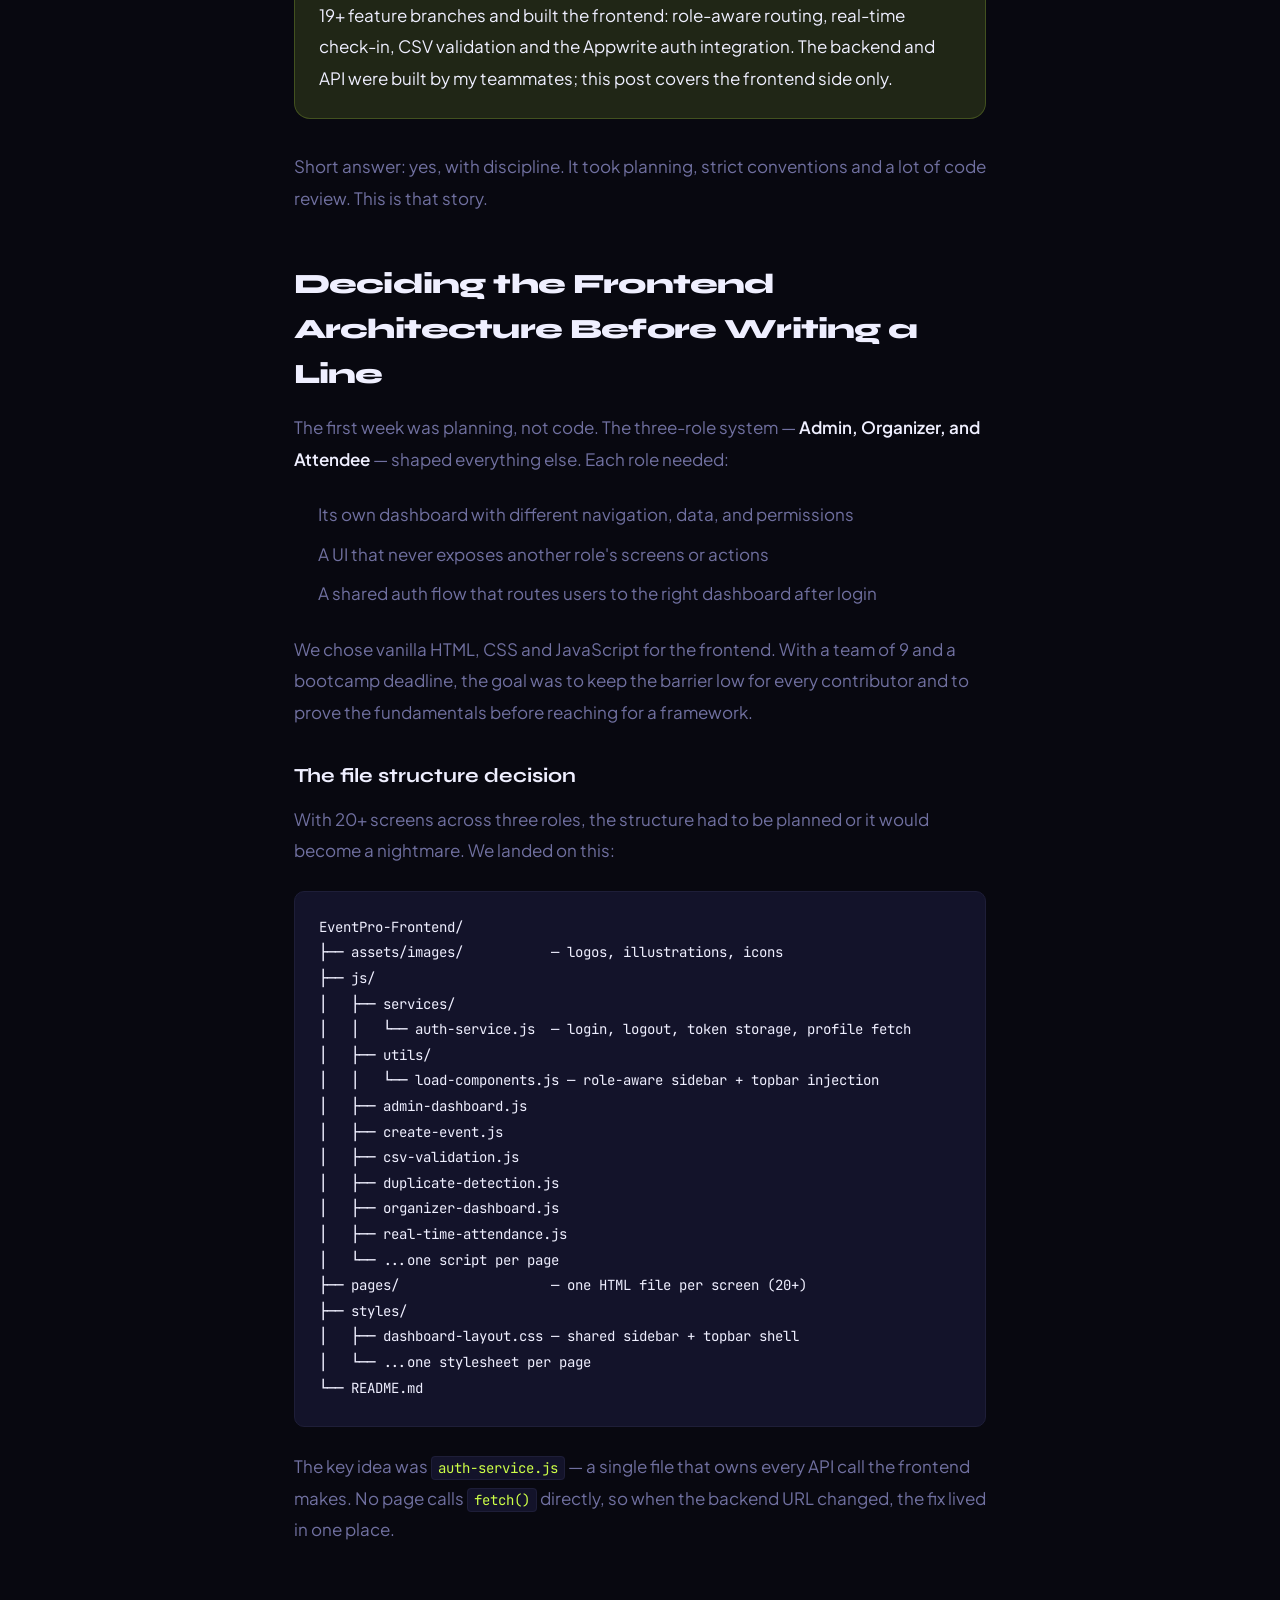
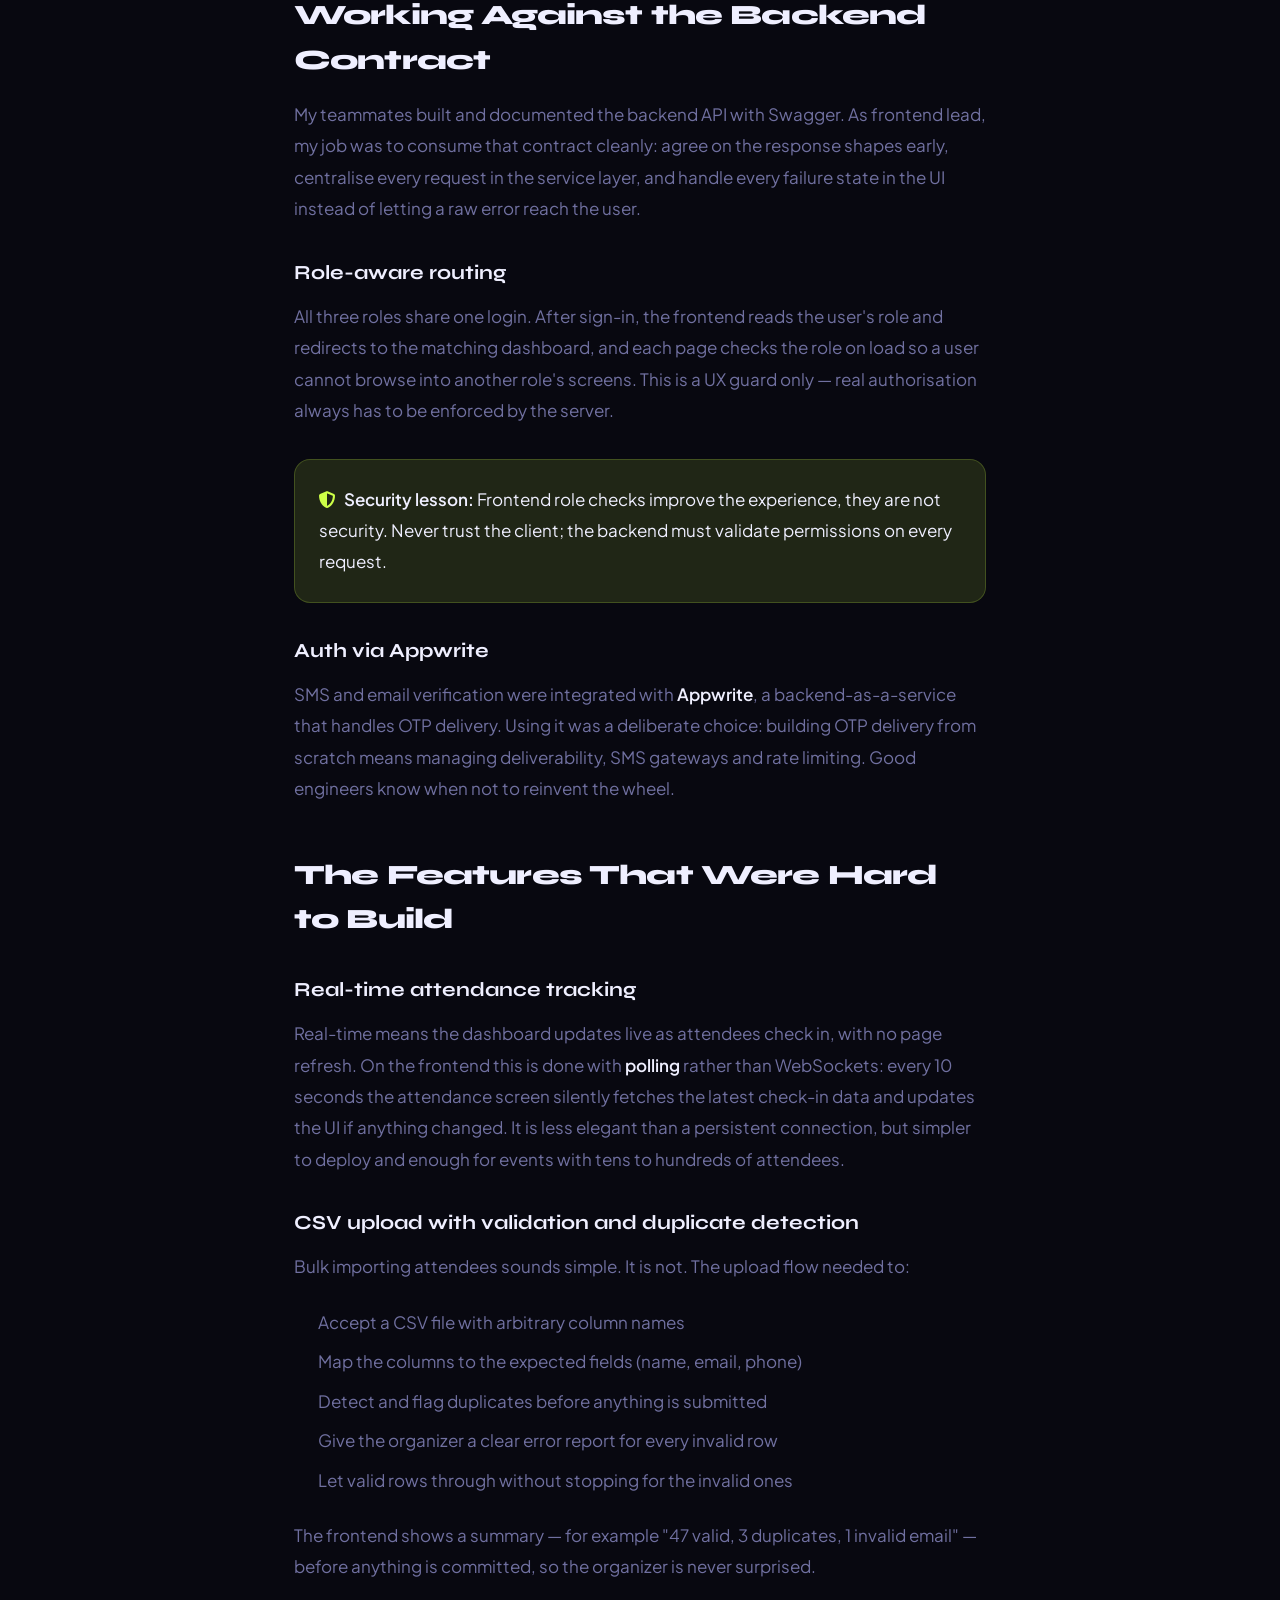
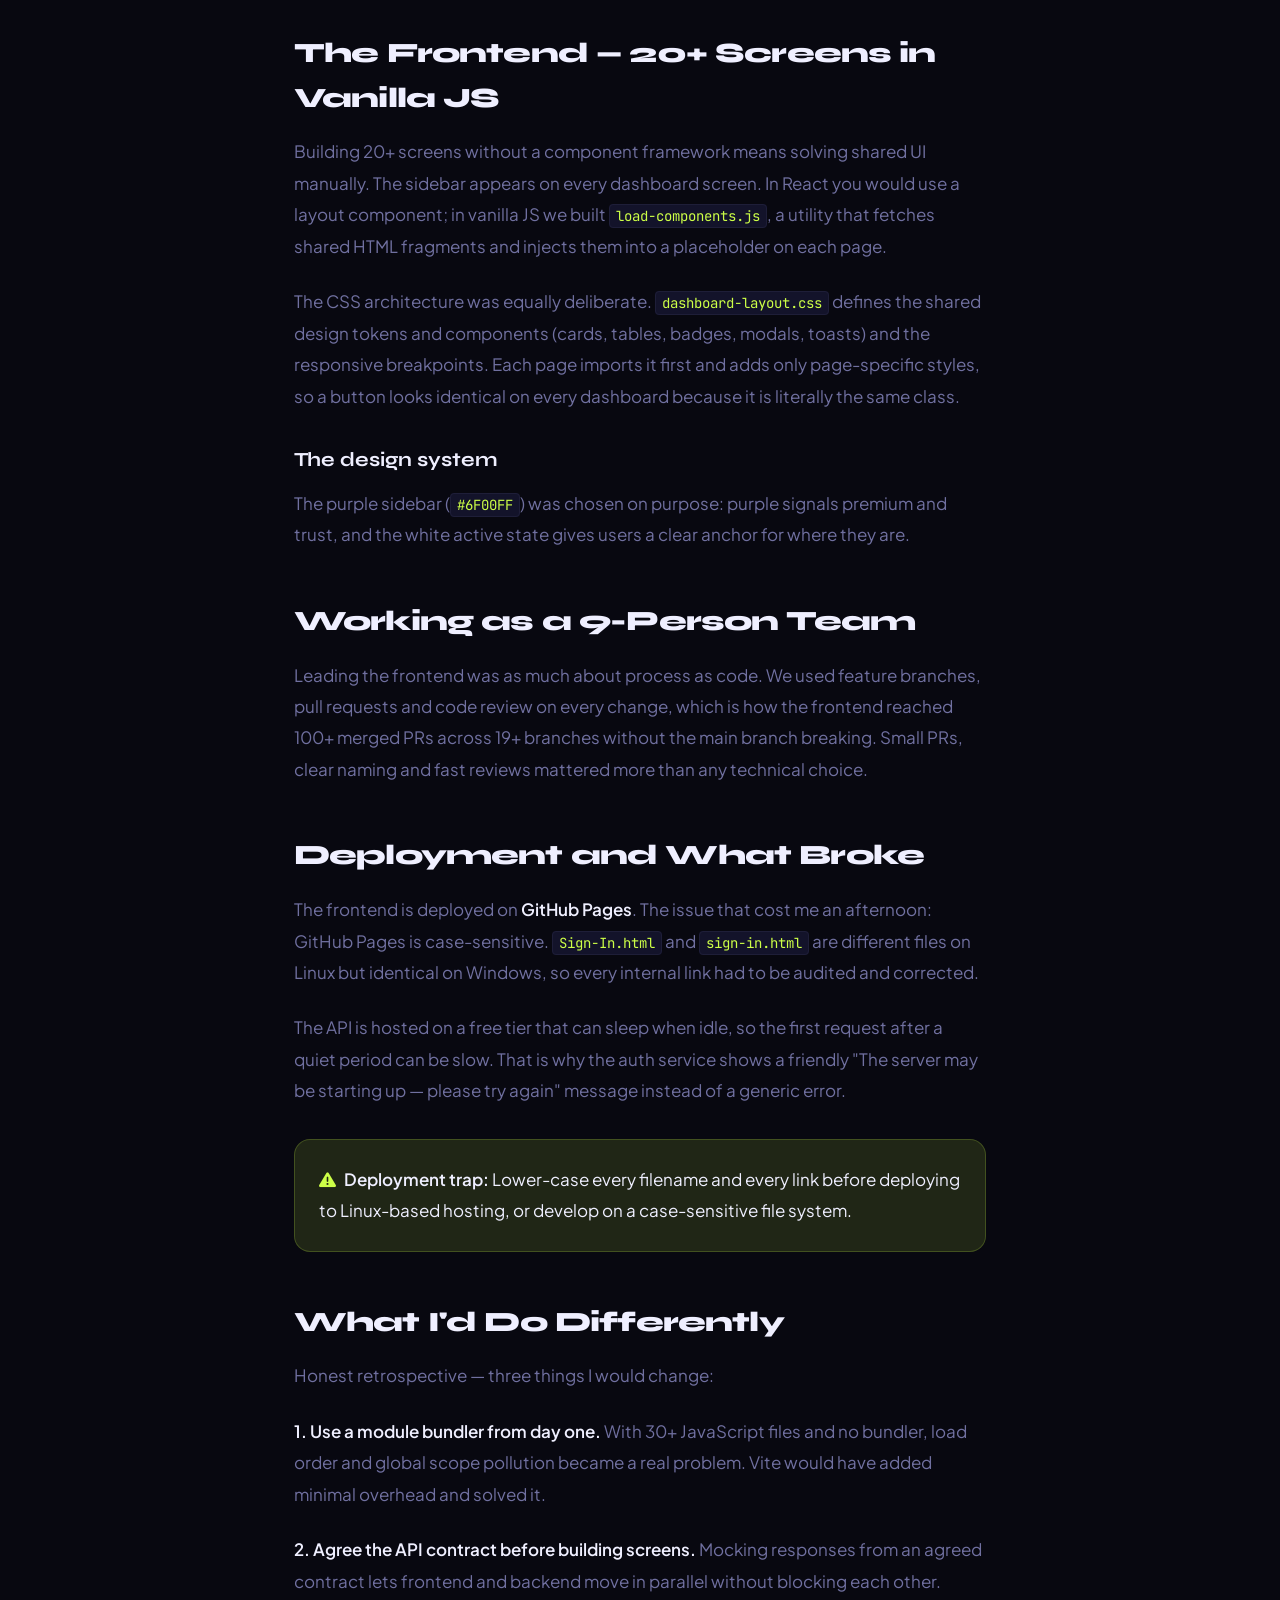
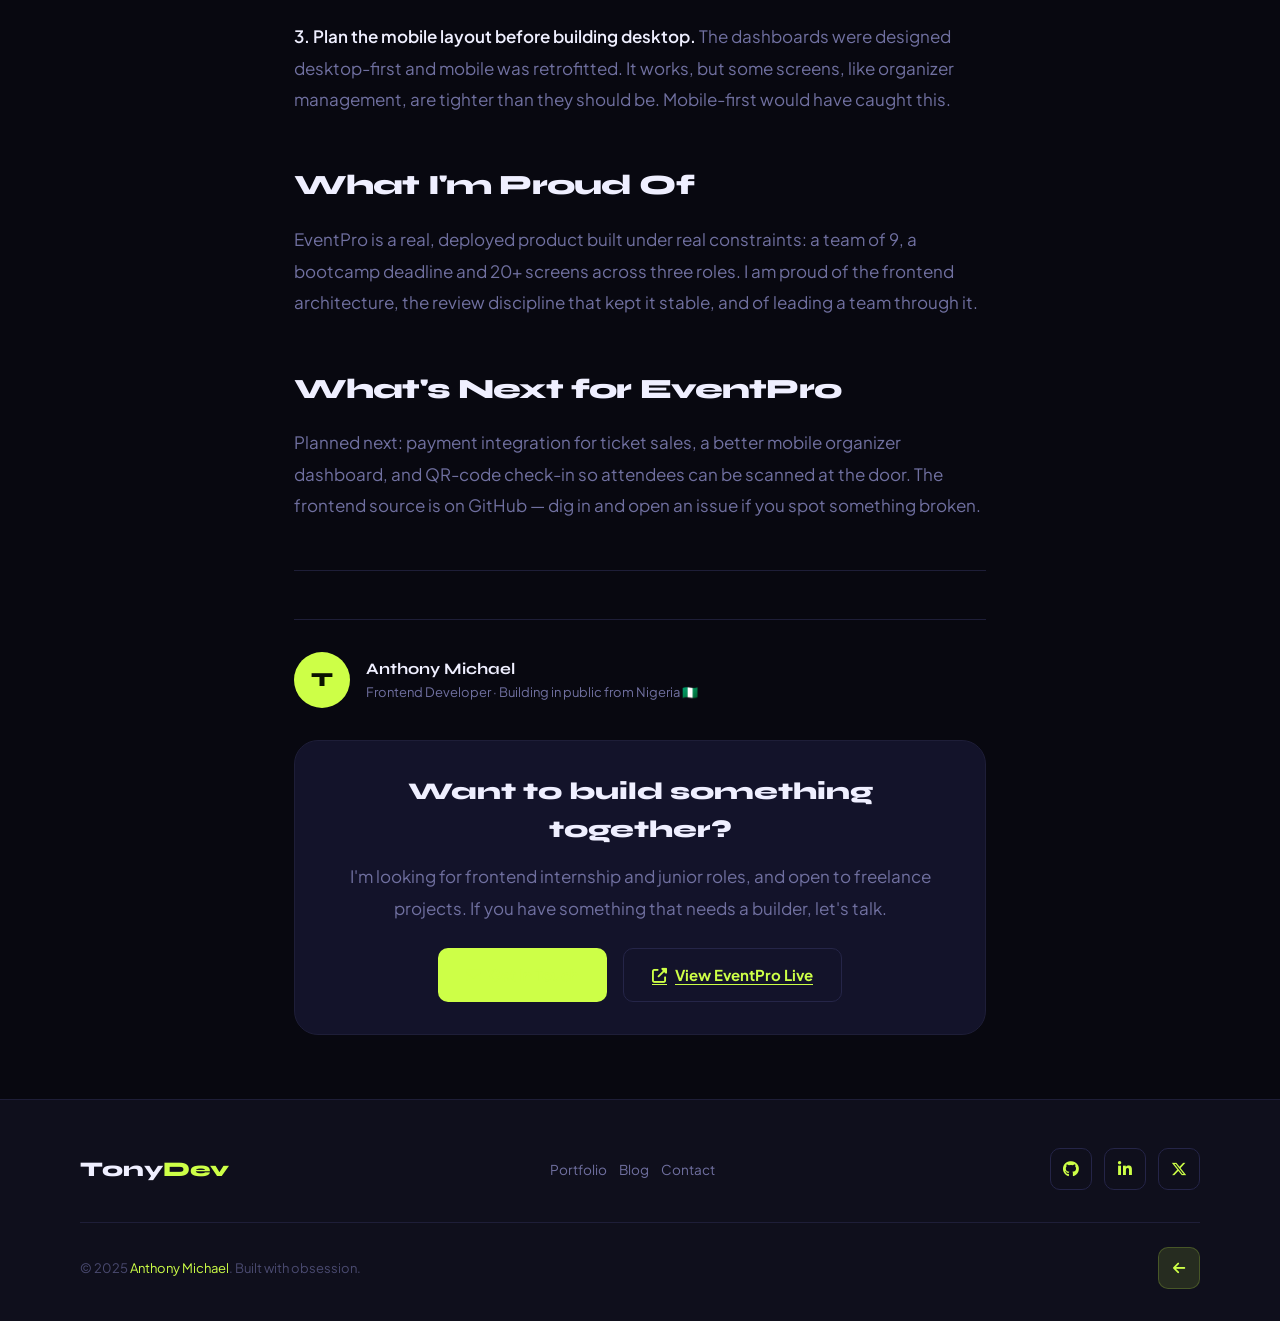
<file: blog-eventpro.html>
<!doctype html>
<html lang="en" data-theme="dark">
  <head>
    <meta charset="UTF-8" />
    <meta name="viewport" content="width=device-width, initial-scale=1.0" />
    <meta
      name="description"
      content="How Anthony Michael led the frontend of EventPro — a multi-role event management platform built by a 9-person bootcamp team: role-aware routing, real-time check-in, CSV validation and Appwrite auth."
    />
    <title>Leading the EventPro Frontend — TonyDev Blog</title>
    <link rel="preconnect" href="https://fonts.googleapis.com" />
    <link
      href="https://fonts.googleapis.com/css2?family=Syne:wght@400;500;600;700;800&family=Plus+Jakarta+Sans:wght@300;400;500;600;700&family=JetBrains+Mono:wght@400;500&display=swap"
      rel="stylesheet"
    />
    <link
      rel="stylesheet"
      href="https://cdnjs.cloudflare.com/ajax/libs/font-awesome/6.4.0/css/all.min.css"
    />
    <link rel="icon" href="assets/favicon.svg" type="image/svg+xml" />
    <link rel="stylesheet" href="index.css" />
  </head>
  <body>
    <div class="cursor-dot" id="cursorDot" aria-hidden="true"></div>
    <div class="cursor-ring" id="cursorRing" aria-hidden="true"></div>

    <!-- NAV -->
    <header class="nav scrolled" id="nav" role="banner">
      <div class="nav__inner">
        <a href="index.html" class="nav__logo">
          <div class="nav__logo-mark" aria-hidden="true">T</div>
          Tony<span class="nav__logo-dev">Dev</span>
          <span class="nav__status-dot" id="statusDot"></span>
        </a>
        <nav aria-label="Main navigation">
          <ul class="nav__links">
            <li><a href="index.html#about" class="nav__link">About</a></li>
            <li>
              <a href="index.html#projects" class="nav__link">Projects</a>
            </li>
            <li><a href="blog.html" class="nav__link active">Blog</a></li>
            <li><a href="index.html#contact" class="nav__link">Contact</a></li>
            <li><a href="https://calendly.com/tonydevcreation/30min" target="_blank" rel="noopener noreferrer" class="nav__link">Book a Call</a></li>
          </ul>
        </nav>
        <div class="nav__actions">
          <button class="nav__theme" id="themeToggle" aria-label="Toggle theme">
            <i class="fas fa-moon" id="themeIcon"></i>
          </button>
          <a href="index.html#contact" class="btn-hire">Hire Me</a>
          <button
            class="nav__hamburger"
            id="hamburger"
            aria-expanded="false"
            aria-label="Open menu"
          >
            <span></span><span></span><span></span>
          </button>
        </div>
      </div>
      <div class="nav__mobile" id="mobileNav">
        <a href="index.html" class="nav__link" data-mobile-link>Home</a>
        <a href="blog.html" class="nav__link" data-mobile-link>Blog</a>
        <a href="index.html#contact" class="nav__link" data-mobile-link
          >Contact</a
        >
      </div>
    </header>

    <!-- POST HERO -->
    <section class="post-hero">
      <div
        class="post-hero__bg post-hero__bg--eventpro"
      ></div>
      <div class="post-hero__overlay"></div>
      <div class="container post-hero__content">
        <div class="post-meta">
          <span class="post-tag">Case Study</span>
          <span
            class="post-tag post-tag--secondary"
            >Frontend</span
          >
          <span class="post-date"
            ><i class="fas fa-calendar icon-with-margin"></i>April
            2026</span
          >
          <span class="post-read-time"
            ><i class="fas fa-clock icon-with-margin"></i>12 min
            read</span
          >
        </div>
        <h1 class="post-title">
          Leading the EventPro Frontend: A Multi-Role Event Platform Built by a
          9-Person Team
        </h1>
        <p class="post-subtitle">
          How I led the frontend of a three-role event platform: 100+ merged
          PRs, role-aware routing, real-time check-in and CSV validation — and
          what I would do differently.
        </p>
      </div>
    </section>

    <!-- POST BODY -->
    <article class="post-body">
      <div class="post-author">
        <div class="post-author-avatar">T</div>
        <div>
          <div class="post-author-name">Anthony Michael (TonyDev)</div>
          <div class="post-author-role">Frontend Developer · Nigeria 🇳🇬</div>
        </div>
      </div>

      <hr class="post-divider" />

      <h2>The Problem That Started It All</h2>

      <p>
        Event management in Nigeria and honestly across much of Africa, is still
        largely manual. Organizers uses spreadsheet, WhatsApp groups to confirm
        attendees. Check-in is done with printed lists and pens. Duplicate
        registrations go undetected until someone shows up claiming a seat that
        was already taken.Long queues of attendees in hot weather. Attendance
        data lives in Excel files that get emailed around after the event, if at
        all.
      </p>

      <p>
        EventPro was built by our TechCrush Bootcamp 2026 team to solve exactly these problems. The goal was a single
        platform where an admin could manage organizers, organizers could manage
        their events, and attendees could register for events seemlessly, get confirmed, and check in with ease without long standing,
        — all without a single WhatsApp message or printed list.
      </p>

      <div class="post-callout">
        <p>
          <i class="fas fa-lightbulb"></i
          ><strong>The core question:</strong> Can a bootcamp team ship a
          multi-role platform with a frontend built entirely in vanilla
          JavaScript, without it turning into spaghetti?
        </p>
      </div>

      <div class="post-callout">
        <p>
          <i class="fas fa-users"></i
          ><strong>My role:</strong> Frontend Lead on a 9-person team. I led
          100+ merged PRs across 19+ feature branches and built the frontend:
          role-aware routing, real-time check-in, CSV validation and the
          Appwrite auth integration. The backend and API were built by my
          teammates; this post covers the frontend side only.
        </p>
      </div>

      <p>
        Short answer: yes, with discipline. It took planning, strict
        conventions and a lot of code review. This is that story.
      </p>

      <h2>Deciding the Frontend Architecture Before Writing a Line</h2>

      <p>
        The first week was planning, not code. The three-role system —
        <strong>Admin, Organizer, and Attendee</strong> — shaped everything
        else. Each role needed:
      </p>

      <ul>
        <li>
          Its own dashboard with different navigation, data, and permissions
        </li>
        <li>A UI that never exposes another role's screens or actions</li>
        <li>
          A shared auth flow that routes users to the right dashboard after
          login
        </li>
      </ul>

      <p>
        We chose vanilla HTML, CSS and JavaScript for the frontend. With a team
        of 9 and a bootcamp deadline, the goal was to keep the barrier low for
        every contributor and to prove the fundamentals before reaching for a
        framework.
      </p>

      <h3>The file structure decision</h3>

      <p>
        With 20+ screens across three roles, the structure had to be planned or
        it would become a nightmare. We landed on this:
      </p>

      <pre><code>EventPro-Frontend/
├── assets/images/           — logos, illustrations, icons
├── js/
│   ├── services/
│   │   └── auth-service.js  — login, logout, token storage, profile fetch
│   ├── utils/
│   │   └── load-components.js — role-aware sidebar + topbar injection
│   ├── admin-dashboard.js
│   ├── create-event.js
│   ├── csv-validation.js
│   ├── duplicate-detection.js
│   ├── organizer-dashboard.js
│   ├── real-time-attendance.js
│   └── ...one script per page
├── pages/                   — one HTML file per screen (20+)
├── styles/
│   ├── dashboard-layout.css — shared sidebar + topbar shell
│   └── ...one stylesheet per page
└── README.md</code></pre>

      <p>
        The key idea was <code>auth-service.js</code> — a single file that owns
        every API call the frontend makes. No page calls <code>fetch()</code>
        directly, so when the backend URL changed, the fix lived in one place.
      </p>

      <h2>Working Against the Backend Contract</h2>

      <p>
        My teammates built and documented the backend API with Swagger. As
        frontend lead, my job was to consume that contract cleanly: agree on the
        response shapes early, centralise every request in the service layer,
        and handle every failure state in the UI instead of letting a raw error
        reach the user.
      </p>

      <h3>Role-aware routing</h3>

      <p>
        All three roles share one login. After sign-in, the frontend reads the
        user's role and redirects to the matching dashboard, and each page
        checks the role on load so a user cannot browse into another role's
        screens. This is a UX guard only — real authorisation always has to be
        enforced by the server.
      </p>

      <div class="post-callout">
        <p>
          <i class="fas fa-shield-alt"></i
          ><strong>Security lesson:</strong> Frontend role checks improve the
          experience, they are not security. Never trust the client; the backend
          must validate permissions on every request.
        </p>
      </div>

      <h3>Auth via Appwrite</h3>

      <p>
        SMS and email verification were integrated with
        <strong>Appwrite</strong>, a backend-as-a-service that handles OTP
        delivery. Using it was a deliberate choice: building OTP delivery from
        scratch means managing deliverability, SMS gateways and rate limiting.
        Good engineers know when not to reinvent the wheel.
      </p>

      <h2>The Features That Were Hard to Build</h2>

      <h3>Real-time attendance tracking</h3>

      <p>
        Real-time means the dashboard updates live as attendees check in, with
        no page refresh. On the frontend this is done with
        <strong>polling</strong> rather than WebSockets: every 10 seconds the
        attendance screen silently fetches the latest check-in data and updates
        the UI if anything changed. It is less elegant than a persistent
        connection, but simpler to deploy and enough for events with tens to
        hundreds of attendees.
      </p>

      <h3>CSV upload with validation and duplicate detection</h3>

      <p>
        Bulk importing attendees sounds simple. It is not. The upload flow
        needed to:
      </p>

      <ul>
        <li>Accept a CSV file with arbitrary column names</li>
        <li>Map the columns to the expected fields (name, email, phone)</li>
        <li>Detect and flag duplicates before anything is submitted</li>
        <li>Give the organizer a clear error report for every invalid row</li>
        <li>Let valid rows through without stopping for the invalid ones</li>
      </ul>

      <p>
        The frontend shows a summary — for example "47 valid, 3 duplicates, 1
        invalid email" — before anything is committed, so the organizer is never
        surprised.
      </p>

      <h2>The Frontend — 20+ Screens in Vanilla JS</h2>

      <p>
        Building 20+ screens without a component framework means solving shared
        UI manually. The sidebar appears on every dashboard screen. In React you
        would use a layout component; in vanilla JS we built
        <code>load-components.js</code>, a utility that fetches shared HTML
        fragments and injects them into a placeholder on each page.
      </p>

      <p>
        The CSS architecture was equally deliberate.
        <code>dashboard-layout.css</code> defines the shared design tokens and
        components (cards, tables, badges, modals, toasts) and the responsive
        breakpoints. Each page imports it first and adds only page-specific
        styles, so a button looks identical on every dashboard because it is
        literally the same class.
      </p>

      <h3>The design system</h3>

      <p>
        The purple sidebar (<code>#6F00FF</code>) was chosen on purpose: purple
        signals premium and trust, and the white active state gives users a
        clear anchor for where they are.
      </p>

      <h2>Working as a 9-Person Team</h2>

      <p>
        Leading the frontend was as much about process as code. We used feature
        branches, pull requests and code review on every change, which is how
        the frontend reached 100+ merged PRs across 19+ branches without the
        main branch breaking. Small PRs, clear naming and fast reviews mattered
        more than any technical choice.
      </p>

      <h2>Deployment and What Broke</h2>

      <p>
        The frontend is deployed on <strong>GitHub Pages</strong>. The issue
        that cost me an afternoon: GitHub Pages is case-sensitive.
        <code>Sign-In.html</code> and <code>sign-in.html</code> are different
        files on Linux but identical on Windows, so every internal link had to
        be audited and corrected.
      </p>

      <p>
        The API is hosted on a free tier that can sleep when idle, so the first
        request after a quiet period can be slow. That is why the auth service
        shows a friendly "The server may be starting up — please try again"
        message instead of a generic error.
      </p>

      <div class="post-callout">
        <p>
          <i class="fas fa-exclamation-triangle"></i
          ><strong>Deployment trap:</strong> Lower-case every filename and every
          link before deploying to Linux-based hosting, or develop on a
          case-sensitive file system.
        </p>
      </div>

      <h2>What I'd Do Differently</h2>

      <p>Honest retrospective — three things I would change:</p>

      <p>
        <strong>1. Use a module bundler from day one.</strong> With 30+
        JavaScript files and no bundler, load order and global scope pollution
        became a real problem. Vite would have added minimal overhead and solved
        it.
      </p>

      <p>
        <strong>2. Agree the API contract before building screens.</strong>
        Mocking responses from an agreed contract lets frontend and backend
        move in parallel without blocking each other.
      </p>

      <p>
        <strong>3. Plan the mobile layout before building desktop.</strong> The
        dashboards were designed desktop-first and mobile was retrofitted. It
        works, but some screens, like organizer management, are tighter than
        they should be. Mobile-first would have caught this.
      </p>

      <h2>What I'm Proud Of</h2>

      <p>
        EventPro is a real, deployed product built under real constraints: a
        team of 9, a bootcamp deadline and 20+ screens across three roles. I am
        proud of the frontend architecture, the review discipline that kept it
        stable, and of leading a team through it.
      </p>

      <h2>What's Next for EventPro</h2>

      <p>
        Planned next: payment integration for ticket sales, a better mobile
        organizer dashboard, and QR-code check-in so attendees can be scanned at
        the door. The frontend source is on GitHub — dig in and open an issue if
        you spot something broken.
      </p>

      <hr class="post-divider" />

      <div class="post-footer">
        <div class="post-author">
          <div class="post-author-avatar">T</div>
          <div>
            <div class="post-author-name">Anthony Michael</div>
            <div class="post-author-role">
              Frontend Developer · Building in public from Nigeria 🇳🇬
            </div>
          </div>
        </div>

        <div class="post-cta-box">
          <h3>Want to build something together?</h3>
          <p>
            I'm looking for frontend internship and junior roles, and open to
            freelance projects. If you have something that needs a builder,
            let's talk.
          </p>
          <div class="cta-buttons-group"
          >
            <a href="index.html#contact" class="btn-primary">
              <i class="fas fa-envelope"></i> Get In Touch
            </a>
            <a
              href="https://tonythedev01.github.io/EventPro-Frontend/"
              target="_blank"
              rel="noopener"
              class="btn-outline"
            >
              <i class="fas fa-external-link-alt"></i> View EventPro Live
            </a>
          </div>
        </div>
      </div>
    </article>

    <!-- FOOTER -->
    <footer class="footer">
      <div class="container">
        <div class="footer__inner">
          <div class="footer__brand">Tony<span>Dev</span></div>
          <nav>
            <ul class="footer__links">
              <li><a href="index.html" class="footer__link">Portfolio</a></li>
              <li><a href="blog.html" class="footer__link">Blog</a></li>
              <li>
                <a href="index.html#contact" class="footer__link">Contact</a>
              </li>
            </ul>
          </nav>
          <div class="footer__social hero__social">
            <a
              href="https://github.com/TonytheDev01"
              target="_blank"
              rel="noopener"
              class="social-link"
              aria-label="GitHub"
              ><i class="fab fa-github"></i
            ></a>
            <a
              href="https://www.linkedin.com/in/anthony-chuksmichael/"
              target="_blank"
              rel="noopener"
              class="social-link"
              aria-label="LinkedIn"
              ><i class="fab fa-linkedin-in"></i
            ></a>
            <a
              href="https://x.com/Tonymichuks"
              target="_blank"
              rel="noopener"
              class="social-link"
              aria-label="Twitter"
              ><i class="fab fa-x-twitter"></i
            ></a>
          </div>
        </div>
        <div class="footer__bottom">
          <p class="footer__credit">
            &copy; 2025 <span>Anthony Michael</span>. Built with obsession.
          </p>
          <a href="blog.html" class="back-to-top" aria-label="Back to blog">
            <i class="fas fa-arrow-left"></i>
          </a>
        </div>
      </div>
    </footer>

    <script src="index.js"></script>
  </body>
</html>
</file>
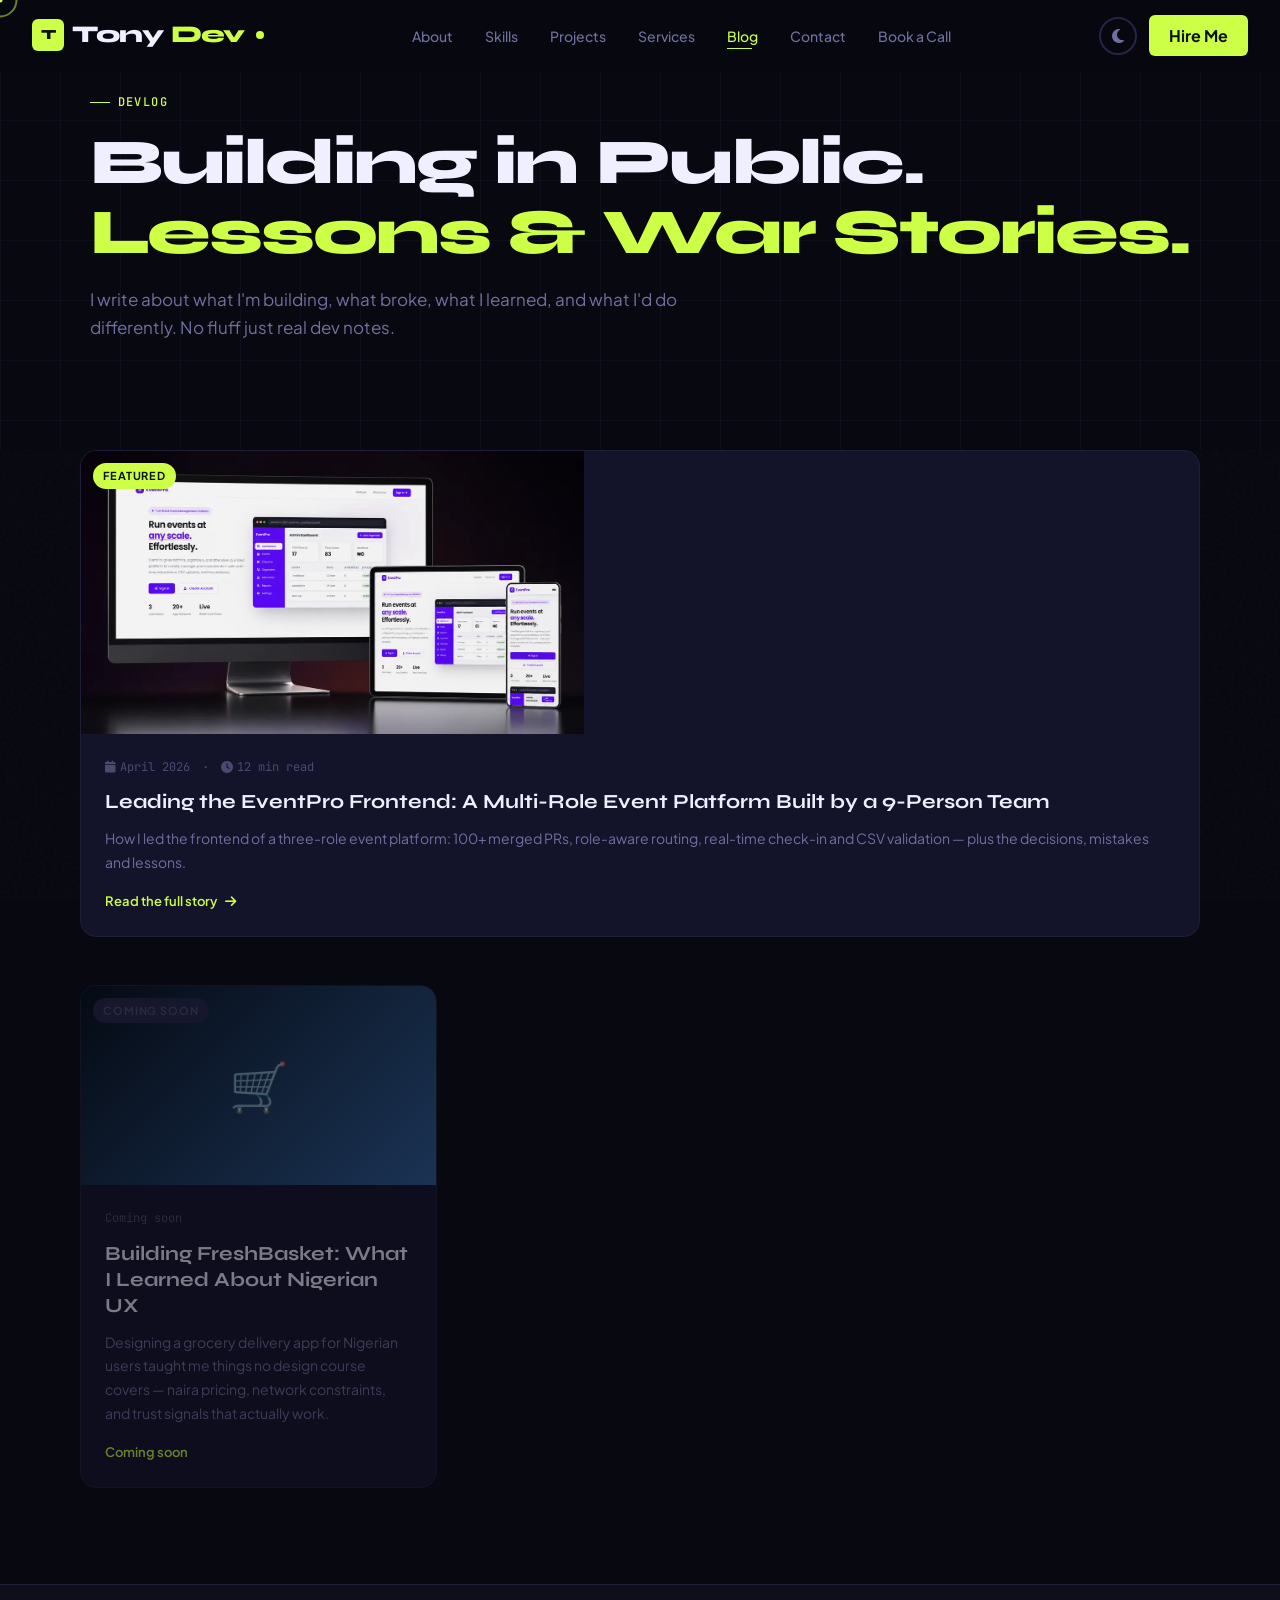
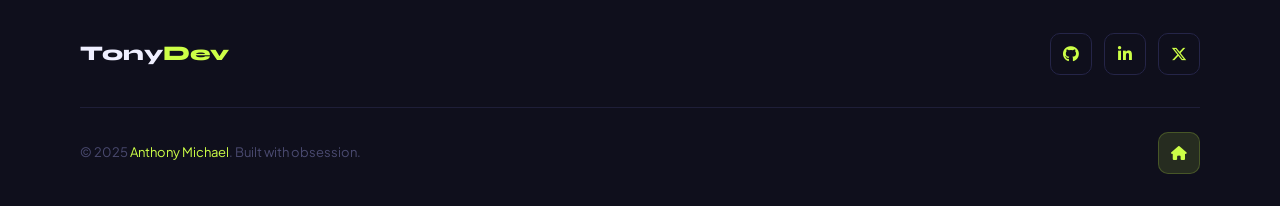
<file: blog.html>
<!doctype html>
<html lang="en" data-theme="dark">
  <head>
    <meta charset="UTF-8" />
    <meta name="viewport" content="width=device-width, initial-scale=1.0" />
    <meta
      name="description"
      content="TonyDev Blog — Anthony Michael writes about building SaaS products, frontend development, and lessons learned shipping real projects."
    />
    <title>Blog — TonyDev</title>
    <link rel="preconnect" href="https://fonts.googleapis.com" />
    <link
      href="https://fonts.googleapis.com/css2?family=Syne:wght@400;500;600;700;800&family=Plus+Jakarta+Sans:wght@300;400;500;600;700&family=JetBrains+Mono:wght@400;500&display=swap"
      rel="stylesheet"
    />
    <link
      rel="stylesheet"
      href="https://cdnjs.cloudflare.com/ajax/libs/font-awesome/6.4.0/css/all.min.css"
    />
    <link rel="icon" href="assets/favicon.svg" type="image/svg+xml" />
    <link rel="stylesheet" href="index.css" />
  </head>
  <body>
    <div class="cursor-dot" id="cursorDot" aria-hidden="true"></div>
    <div class="cursor-ring" id="cursorRing" aria-hidden="true"></div>

    <!-- NAV -->
    <header class="nav scrolled" id="nav" role="banner">
      <div class="nav__inner">
        <a href="index.html" class="nav__logo">
          <div class="nav__logo-mark" aria-hidden="true">T</div>
          Tony<span class="nav__logo-dev">Dev</span>
          <span class="nav__status-dot" id="statusDot"></span>
        </a>
        <nav aria-label="Main navigation">
          <ul class="nav__links">
            <li><a href="index.html#about" class="nav__link">About</a></li>
            <li><a href="index.html#skills" class="nav__link">Skills</a></li>
            <li>
              <a href="index.html#projects" class="nav__link">Projects</a>
            </li>
            <li>
              <a href="index.html#services" class="nav__link">Services</a>
            </li>
            <li><a href="blog.html" class="nav__link active">Blog</a></li>
            <li><a href="index.html#contact" class="nav__link">Contact</a></li>
            <li><a href="https://calendly.com/tonydevcreation/30min" target="_blank" rel="noopener noreferrer" class="nav__link">Book a Call</a></li>
          </ul>
        </nav>
        <div class="nav__actions">
          <button class="nav__theme" id="themeToggle" aria-label="Toggle theme">
            <i class="fas fa-moon" id="themeIcon"></i>
          </button>
          <a href="index.html#contact" class="btn-hire">Hire Me</a>
          <button
            class="nav__hamburger"
            id="hamburger"
            aria-expanded="false"
            aria-label="Open menu"
          >
            <span></span><span></span><span></span>
          </button>
        </div>
      </div>
      <div class="nav__mobile" id="mobileNav">
        <a href="index.html#about" class="nav__link" data-mobile-link>About</a>
        <a href="index.html#projects" class="nav__link" data-mobile-link
          >Projects</a
        >
        <a href="blog.html" class="nav__link" data-mobile-link>Blog</a>
        <a href="index.html#contact" class="nav__link" data-mobile-link
          >Contact</a
        >
      </div>
    </header>

    <!-- HERO -->
    <section class="blog-hero section">
      <div class="container blog-hero__container">
        <div class="section-label">Devlog</div>
        <h1 class="section-title blog-hero__title">
          Building in Public.<br />
          <span class="accent-text">Lessons & War Stories.</span>
        </h1>
        <p class="section-sub blog-hero__sub">
          I write about what I'm building, what broke, what I learned, and what
          I'd do differently. No fluff just real dev notes.
        </p>
      </div>
    </section>

    <!-- BLOG LISTING -->
    <section class="section section--no-top-padding">
      <div class="container">
        <!-- Featured post -->
        <a
          href="blog-eventpro.html"
          class="blog-card blog-card--featured reveal"
        >
          <div class="blog-card__cover blog-card__cover--eventpro">
            <img
              src="assets/images/event.webp"
              width="1200"
              height="675"
              alt="EventPro - Event Management Platform"
              class="blog-card__cover-image"
            />
            <div class="blog-card__tag blog-card__tag--featured">Featured</div>
          </div>
          <div class="blog-card__body">
            <div class="blog-card__meta">
              <span
                ><i class="fas fa-calendar icon-with-margin"></i>April
                2026</span
              >
              <span>·</span>
              <span
                ><i class="fas fa-clock icon-with-margin"></i>12 min read</span
              >
            </div>
            <div class="blog-card__title">
              Leading the EventPro Frontend: A Multi-Role Event Platform Built by
              a 9-Person Team
            </div>
            <p class="blog-card__excerpt">
              How I led the frontend of a three-role event platform: 100+ merged
              PRs, role-aware routing, real-time check-in and CSV validation —
              plus the decisions, mistakes and lessons.
            </p>
            <div class="blog-card__read">
              Read the full story <i class="fas fa-arrow-right"></i>
            </div>
          </div>
        </a>

        <div class="blog-grid">
          <!-- Post 2 — Coming soon placeholder -->
          <div class="blog-card blog-card--disabled">
            <div class="blog-card__cover blog-card__cover--fresh">
              🛒
              <div class="blog-card__tag blog-card__tag--disabled">
                Coming Soon
              </div>
            </div>
            <div class="blog-card__body">
              <div class="blog-card__meta"><span>Coming soon</span></div>
              <div class="blog-card__title">
                Building FreshBasket: What I Learned About Nigerian UX
              </div>
              <p class="blog-card__excerpt">
                Designing a grocery delivery app for Nigerian users taught me
                things no design course covers — naira pricing, network
                constraints, and trust signals that actually work.
              </p>
              <div class="blog-card__read blog-card__read--disabled">
                Coming soon
              </div>
            </div>
          </div>
        </div>
      </div>
    </section>

    <!-- FOOTER -->
    <footer class="footer">
      <div class="container">
        <div class="footer__inner">
          <div class="footer__brand">Tony<span>Dev</span></div>
          <div class="footer__social hero__social">
            <a
              href="https://github.com/TonytheDev01"
              target="_blank"
              rel="noopener"
              class="social-link"
              aria-label="GitHub"
              ><i class="fab fa-github"></i
            ></a>
            <a
              href="https://www.linkedin.com/in/anthony-chuksmichael/"
              target="_blank"
              rel="noopener"
              class="social-link"
              aria-label="LinkedIn"
              ><i class="fab fa-linkedin-in"></i
            ></a>
            <a
              href="https://x.com/Tonymichuks"
              target="_blank"
              rel="noopener"
              class="social-link"
              aria-label="Twitter"
              ><i class="fab fa-x-twitter"></i
            ></a>
          </div>
        </div>
        <div class="footer__bottom">
          <p class="footer__credit">
            &copy; 2025 <span>Anthony Michael</span>. Built with obsession.
          </p>
          <a
            href="index.html"
            class="back-to-top"
            aria-label="Back to portfolio"
          >
            <i class="fas fa-house"></i>
          </a>
        </div>
      </div>
    </footer>

    <script src="index.js"></script>
  </body>
</html>
</file>
<file: index.css>
/* ============================================================
   TonyDev Portfolio — style.css
   Electric Void Palette · Syne + Plus Jakarta Sans
   ============================================================ */

:root {
  --clr-bg: #080810;
  --clr-surface: #0f0f1c;
  --clr-card: #13132a;
  --clr-card-hover: #181830;
  --clr-border: #1e1e38;
  --clr-border-light: #252548;
  --clr-accent: #cdff47;
  --clr-accent-rgb: 205, 255, 71;
  --clr-accent-dim: rgba(var(--clr-accent-rgb), 0.12);
  --clr-accent-glow: rgba(var(--clr-accent-rgb), 0.25);
  --clr-accent-text: #0a1200;
  --clr-text: #efefff;
  --clr-text-muted: #7070a0;
  --clr-text-subtle: #4a4a70;
  --clr-red: #ff5252;
  --clr-blue: #52a8ff;
  --clr-green: #52ffb8;
  --clr-purple-glow: rgba(130, 80, 255, 0.35);
  --clr-blue-glow: rgba(82, 168, 255, 0.35);
  --clr-green-glow: rgba(82, 255, 184, 0.35);

  --font-heading: "Syne", sans-serif;
  --font-body: "Plus Jakarta Sans", sans-serif;
  --font-mono: "JetBrains Mono", monospace;

  --sp-1: 0.25rem;
  --sp-2: 0.5rem;
  --sp-3: 0.75rem;
  --sp-4: 1rem;
  --sp-6: 1.5rem;
  --sp-8: 2rem;
  --sp-12: 3rem;
  --sp-16: 4rem;
  --sp-24: 6rem;

  --r-sm: 6px;
  --r-md: 10px;
  --r-lg: 16px;
  --r-xl: 24px;
  --r-full: 9999px;

  --shadow-sm: 0 2px 8px rgba(0, 0, 0, 0.3);
  --shadow-md: 0 8px 24px rgba(0, 0, 0, 0.4);
  --shadow-lg: 0 20px 48px rgba(0, 0, 0, 0.5);
  --shadow-accent: 0 0 24px rgba(var(--clr-accent-rgb), 0.18);

  --t-fast: 150ms ease;
  --t-base: 250ms ease;
  --t-slow: 400ms cubic-bezier(0.16, 1, 0.3, 1);

  --max-w: 1200px;
  --nav-h: 72px;
  --z-nav: 100;
  --z-cursor: 9999;
}

[data-theme="light"] {
  --clr-bg: #f8f8ff;
  --clr-surface: #ffffff;
  --clr-card: #ffffff;
  --clr-card-hover: #f0f0f8;
  --clr-border: #e0e0f0;
  --clr-border-light: #ebebf8;
  --clr-accent: #5500cc;
  --clr-accent-rgb: 85, 0, 204;
  --clr-accent-dim: rgba(85, 0, 204, 0.08);
  --clr-accent-glow: rgba(85, 0, 204, 0.2);
  --clr-accent-text: #f8f8ff;
  --clr-text: #0a0a1a;
  --clr-text-muted: #5050a0;
  --clr-text-subtle: #9090c0;
  --shadow-sm: 0 2px 8px rgba(0, 0, 0, 0.06);
  --shadow-md: 0 8px 24px rgba(0, 0, 0, 0.08);
  --shadow-lg: 0 20px 48px rgba(0, 0, 0, 0.1);
  --shadow-accent: 0 0 24px rgba(85, 0, 204, 0.12);
}

/*  RESET */
*,
*::before,
*::after {
  margin: 0;
  padding: 0;
  box-sizing: border-box;
}
html {
  font-size: 16px;
  scroll-behavior: smooth;
}

body {
  font-family: var(--font-body);
  background: var(--clr-bg);
  color: var(--clr-text);
  line-height: 1.6;
  overflow-x: hidden;
  transition:
    background var(--t-base),
    color var(--t-base);
}

body.no-scroll {
  overflow: hidden;
}

::selection {
  background: var(--clr-accent);
  color: var(--clr-accent-text);
}

::-webkit-scrollbar {
  width: 6px;
}

::-webkit-scrollbar-track {
  background: var(--clr-bg);
}

::-webkit-scrollbar-thumb {
  background: var(--clr-border-light);
  border-radius: var(--r-full);
}

::-webkit-scrollbar-thumb:hover {
  background: var(--clr-accent);
}

img {
  max-width: 100%;
  display: block;
}

a {
  color: inherit;
  text-decoration: none;
}

button {
  cursor: pointer;
  font-family: var(--font-body);
  border: none;
  background: none;
}

ul {
  list-style: none;
}

.container {
  max-width: var(--max-w);
  margin: 0 auto;
  padding: 0 clamp(1rem, 4vw, 2.5rem);
}

.section {
  padding: clamp(3rem, 8vw, 6rem) 0;
}

.section-label {
  display: inline-flex;
  align-items: center;
  gap: var(--sp-2);
  font-family: var(--font-mono);
  font-size: 0.75rem;
  font-weight: 500;
  color: var(--clr-accent);
  letter-spacing: 0.12em;
  text-transform: uppercase;
  margin-bottom: var(--sp-4);
}

.section-label::before {
  content: "";
  width: 20px;
  height: 1px;
  background: var(--clr-accent);
}

.section-title {
  font-family: var(--font-heading);
  font-size: clamp(1.75rem, 4.5vw, 3rem);
  font-weight: 800;
  line-height: 1.1;
  letter-spacing: -0.03em;
  color: var(--clr-text);
  margin-bottom: var(--sp-4);
}
.section-sub {
  font-size: clamp(1rem, 3vw, 1.0625rem);
  color: var(--clr-text-muted);
  line-height: 1.7;
  max-width: 540px;
}

/*  NOISE OVERLAY */
body::before {
  content: "";
  position: fixed;
  inset: 0;
  background-image: url("data:image/svg+xml,%3Csvg viewBox='0 0 256 256' xmlns='http://www.w3.org/2000/svg'%3E%3Cfilter id='noise'%3E%3CfeTurbulence type='fractalNoise' baseFrequency='0.9' numOctaves='4' stitchTiles='stitch'/%3E%3C/filter%3E%3Crect width='100%25' height='100%25' filter='url(%23noise)' opacity='1'/%3E%3C/svg%3E");
  opacity: 0.025;
  pointer-events: none;
  z-index: 1;
}

body > *:not(style) {
  position: relative;
  z-index: 2;
}

/*  CUSTOM CURSOR */
.cursor-dot,
.cursor-ring {
  position: fixed;
  pointer-events: none;
  z-index: var(--z-cursor);
  border-radius: 50%;
  transform: translate(-50%, -50%);
}

.cursor-dot {
  width: 5px;
  height: 5px;
  background: var(--clr-accent);
}

.cursor-ring {
  width: 35px;
  height: 35px;
  border: 2px solid rgba(var(--clr-accent-rgb), 0.5);
  transition:
    width var(--t-base),
    height var(--t-base),
    border-color var(--t-base);
}

.cursor-ring.hovered {
  width: 48px;
  height: 48px;
  border-color: var(--clr-accent);
  background: var(--clr-accent-dim);
}
@media (hover: none) {
  .cursor-dot,
  .cursor-ring {
    display: none;
  }
}

/* NAVIGATION  */
.nav {
  position: fixed;
  top: 0;
  left: 0;
  right: 0;
  height: var(--nav-h);
  z-index: var(--z-nav);
  background: rgba(8, 8, 16, 0.7);
  -webkit-backdrop-filter: blur(20px);
  backdrop-filter: blur(20px);
  border-bottom: 1px solid transparent;
  transition:
    border-color var(--t-base),
    background var(--t-base);
}

.nav.scrolled {
  border-bottom-color: var(--clr-border);
  background: rgba(8, 8, 16, 0.92);
}

[data-theme="light"] .nav {
  background: rgba(248, 248, 255, 0.8);
}
[data-theme="light"] .nav.scrolled {
  background: rgba(248, 248, 255, 0.95);
}

.nav__inner {
  width: 100%;
  padding: 0 clamp(0.75rem, 3vw, 2rem);
  height: 100%;
  display: flex;
  align-items: center;
  justify-content: space-between;
  gap: clamp(0.75rem, 4vw, 2rem);
}

.nav__logo {
  font-family: var(--font-heading);
  font-size: clamp(1.125rem, 3vw, 1.5rem);
  font-weight: 800;
  letter-spacing: -0.04em;
  display: flex;
  align-items: center;
  gap: var(--sp-2);
  flex-shrink: 0;
}

.nav__logo-mark {
  width: clamp(28px, 5vw, 32px);
  height: clamp(28px, 5vw, 32px);
  background: var(--clr-accent);
  border-radius: var(--r-sm);
  display: flex;
  align-items: center;
  justify-content: center;
  font-size: clamp(0.75rem, 2vw, 0.875rem);
  font-weight: 800;
  color: var(--clr-accent-text);
  flex-shrink: 0;
  transition: transform var(--t-base);
}

.nav__logo:hover .nav__logo-mark {
  transform: rotate(-8deg);
}

.nav__logo-dev {
  color: var(--clr-accent);
}

.nav__links {
  display: flex;
  align-items: center;
  gap: var(--sp-8);
  flex: 1;
  justify-content: center;
}

.nav__link {
  font-size: clamp(0.75rem, 2vw, 0.875rem);
  font-weight: 500;
  color: var(--clr-text-muted);
  position: relative;
  transition: color var(--t-fast);
  white-space: nowrap;
}

.nav__link::after {
  content: "";
  position: absolute;
  bottom: -4px;
  left: 0;
  width: 0;
  height: 1px;
  background: var(--clr-accent);
  transition: width var(--t-base);
}

.nav__link:hover {
  color: var(--clr-text);
}

.nav__link:hover::after {
  width: 100%;
}

.nav__link.active {
  color: var(--clr-accent);
}

.nav__link.active::after {
  width: 80%;
}

.nav__actions {
  display: flex;
  align-items: center;
  gap: var(--sp-3);
}

.nav__theme {
  width: clamp(34px, 8vw, 38px);
  height: clamp(34px, 8vw, 38px);
  border-radius: var(--r-full);
  border: 2px solid var(--clr-border-light);
  background: transparent;
  color: var(--clr-text-muted);
  display: flex;
  align-items: center;
  justify-content: center;
  font-size: clamp(0.875rem, 2vw, 1rem);
  transition: all var(--t-base);
  flex-shrink: 0;
}
.nav__theme:hover {
  border-color: var(--clr-accent);
  color: var(--clr-accent);
}

.btn-hire {
  padding: clamp(8px, 1.5vw, 8px) clamp(16px, 3vw, 20px);
  background: var(--clr-accent);
  color: var(--clr-accent-text);
  font-size: clamp(0.875rem, 2vw, 1rem);
  font-weight: 700;
  border-radius: var(--r-sm);
  transition: all var(--t-base);
  white-space: nowrap;
  flex-shrink: 0;
}

[data-mobile-link].btn-hire {
  width: fit-content;
}

.btn-hire:hover {
  transform: translateY(-1px);
  box-shadow: var(--shadow-accent);
}

.nav__hamburger {
  display: none;
  flex-direction: column;
  gap: clamp(4px, 1vw, 5px);
  width: clamp(32px, 8vw, 36px);
  height: clamp(32px, 8vw, 36px);
  justify-content: center;
  align-items: center;
  border-radius: var(--r-sm);
  border: 1px solid var(--clr-border-light);
  color: var(--clr-text-muted);
  flex-shrink: 0;
}

.nav__hamburger span {
  display: block;
  width: 18px;
  height: 1.5px;
  background: currentColor;
  border-radius: 2px;
  transition:
    transform var(--t-base),
    opacity var(--t-fast);
}

.nav__hamburger.active span:nth-child(1) {
  transform: translateY(6.5px) rotate(45deg);
}

.nav__hamburger.active span:nth-child(2) {
  opacity: 0;
}

.nav__hamburger.active span:nth-child(3) {
  transform: translateY(-6.5px) rotate(-45deg);
}

.nav__mobile {
  display: none;
  position: fixed;
  top: var(--nav-h);
  left: 0;
  right: 0;
  background: var(--clr-surface);
  border-bottom: 1px solid var(--clr-border);
  padding: var(--sp-6);
  flex-direction: column;
  gap: var(--sp-4);
  z-index: calc(var(--z-nav) - 1);
}

.nav__mobile.open {
  display: flex;
}

.nav__mobile .nav__link {
  font-size: clamp(1rem, 4vw, 1.125rem);
  display: block;
  padding: clamp(8px, 2vw, 12px) 0;
}

/*  HERO  */
.hero {
  min-height: 100vh;
  padding-top: var(--nav-h);
  display: flex;
  align-items: center;
  position: relative;
  overflow: hidden;
}

.hero__grid {
  position: absolute;
  inset: 0;
  background-image:
    linear-gradient(var(--clr-border) 1px, transparent 1px),
    linear-gradient(90deg, var(--clr-border) 1px, transparent 1px);
  background-size: 60px 60px;
  opacity: 0.3;
  -webkit-mask-image: radial-gradient(
    ellipse at center,
    black 40%,
    transparent 80%
  );
  mask-image: radial-gradient(ellipse at center, black 30%, transparent 80%);
}

.hero__orb {
  position: absolute;
  top: 50%;
  left: 50%;
  transform: translate(-50%, -50%);
  width: 600px;
  height: 600px;
  background: radial-gradient(
    circle,
    rgba(var(--clr-accent-rgb), 0.07) 0%,
    transparent 65%
  );
  pointer-events: none;
}

.hero__inner {
  position: relative;
  z-index: 1;
  padding: var(--sp-16) 0;
  width: 100%;
}

/* Hero two-column on tablet/desktop */
.hero__layout {
  display: grid;
  grid-template-columns: 1fr;
  gap: var(--sp-12);
  align-items: center;
}

.hero_left{
  display: flex;
  justify-content: center;
  align-items: center;
  padding-left: 15px;
}
.hero__available {
  display: inline-flex;
  align-items: center;
  gap: var(--sp-2);
  padding: 6px 14px;
  border: 1px solid rgba(var(--clr-accent-rgb), 0.2);
  border-radius: var(--r-full);
  font-size: 0.8rem;
  font-weight: 600;
  color: var(--clr-accent);
  margin-bottom: var(--sp-5);
  animation: fadeUp 0.6s ease both;
}

.hero__available-dot {
  width: 6px;
  height: 6px;
  background: var(--clr-accent);
  border-radius: 50%;
  animation: pulse-dot 2s ease infinite;
}

@keyframes pulse-dot {
  0%,
  100% {
    opacity: 1;
  }
  50% {
    opacity: 0.3;
  }
}

.hero__name {
  font-family: var(--font-heading);
  font-size: clamp(3rem, 6vw, 5rem);
  font-weight: 800;
  padding-left: 15px;
  line-height: 1;
  letter-spacing: -0.04em;
  color: var(--clr-text);
  margin-bottom: var(--sp-3);
  animation: fadeUp 0.6s ease 0.1s both;
}

.hero__name-accent {
  color: var(--clr-accent);
}

.hero__role-wrap {
  font-family: var(--font-heading);
  font-size: clamp(1.25rem, 3vw, 2rem);
  font-weight: 700;
  color: var(--clr-text-muted);
  margin-bottom: var(--sp-4);
  height: 2.8rem;
  padding-left: 15px;
  display: flex;
  align-items: center;
  gap: 0.5rem;
  animation: fadeUp 0.6s ease 0.15s both;
}

.hero__role-prefix {
  color: var(--clr-text-subtle);
  font-weight: 400;
}

#typewriter {
  color: var(--clr-text);
  border-right: 2px solid var(--clr-accent);
  padding-right: 4px;
}

.hero__desc {
  font-size: 1.0625rem;
  color: var(--clr-text-muted);
  line-height: 1.75;
  padding: 0px 15px 0px 15px;
  max-width: 520px;
  margin-bottom: var(--sp-6);
  animation: fadeUp 0.6s ease 0.2s both;
}

/* Stats row */
.hero__stats {
  display: flex;
  align-items: center;
  gap: var(--sp-3);
  padding: 0px 10px 0px 12px;
  flex-wrap: wrap;
  margin-bottom: var(--sp-6);
  animation: fadeUp 0.6s ease 0.25s both;
}

.hero__stat-item {
  display: flex;
  flex-direction: column;
  gap: 2px;
}

.hero__stat-num {
  font-family: var(--font-heading);
  font-size: 2rem;
  font-weight: 700;
  color: var(--clr-accent);
  line-height: 1;
}

.hero__stat-label {
  font-size: 0.7rem;
  flex-wrap: wrap;
  color: var(--clr-text-muted);
  font-weight: 400;
}

.hero__stat-divider {
  width: 1px;
  background: var(--clr-border-light);
  align-self: stretch;
  margin: 0 var(--sp-2);
}

/* Buttons */
.hero__actions {
  display: flex;
  gap: var(--sp-12);
  flex-wrap: wrap;
  padding-left: 15px;
  padding-right: 15px;
  margin-bottom: var(--sp-8);
  animation: fadeUp 0.6s ease 0.3s both;
}

.btn-primary {
  display: inline-flex;
  align-items: center;
  gap: var(--sp-2);
  padding: 14px 28px;
  background: var(--clr-accent);
  color: var(--clr-accent-text);
  font-size: 0.9375rem;
  font-weight: 700;
  border-radius: var(--r-md);
  transition: all var(--t-base);
  position: relative;
  overflow: hidden;
}

.btn-primary::before {
  content: "";
  position: absolute;
  top: 0;
  left: -100%;
  width: 60%;
  height: 100%;
  background: linear-gradient(
    90deg,
    transparent,
    rgba(255, 255, 255, 0.25),
    transparent
  );
  transform: skewX(-20deg);
  transition: left 0.5s ease;
}

.btn-primary:hover::before {
  left: 160%;
}

.btn-primary:hover {
  transform: translateY(-2px);
  box-shadow: var(--shadow-accent);
}

.btn-outline {
  display: inline-flex;
  align-items: center;
  gap: var(--sp-2);
  padding: 14px 28px;
  border: 1.5px solid var(--clr-border-light);
  color: var(--clr-text);
  font-size: 0.9375rem;
  font-weight: 700;
  border-radius: var(--r-md);
  transition: all var(--t-base);
}

.btn-outline:hover {
  border-color: var(--clr-accent);
  color: var(--clr-accent);
}

/* Social icons */
.hero__social {
  display: flex;
  align-items: center;
  gap: var(--sp-12);
  padding-left: 15px;
  animation: fadeUp 0.6s ease 0.35s both;
}

.social-link {
  width: 42px;
  height: 42px;
  border: 1px solid var(--clr-border-light);
  border-radius: var(--r-md);
  display: flex;
  align-items: center;
  justify-content: center;
  color: var(--clr-accent);
  font-size: 1rem;
  transition: all var(--t-base);
}

.social-link:hover {
  border-color: var(--clr-accent);
  color: var(--clr-accent);
  transform: translateY(-3px);
}

/* Hero right — photo */
.hero__photo-col {
  display: flex;
  align-items: center;
  justify-content: center;
  position: relative;
  width: 100%;
}

.hero__photo-wrap {
  position: relative;
  width: clamp(260px, 35vw, 400px);
  animation: heroFloat 5s ease-in-out infinite;
  flex-shrink: 0;
  will-change: transform;
}

@keyframes heroFloat {
  0%,
  100% {
    transform: translateY(0);
  }
  50% {
    transform: translateY(-20px);
  }
}

/* Glowing ring behind photo */
.hero__photo-ring {
  position: absolute;
  inset: -16px;
  border-radius: var(--r-xl);
  background: conic-gradient(
    from 0deg,
    transparent 0%,
    rgba(var(--clr-accent-rgb), 0.6) 20%,
    transparent 40%,
    rgba(191, 255, 13, 0.2) 80%,
    transparent 80%
  );
  animation: spinRing 6s linear infinite;
  z-index: 0;
  will-change: transform;
}

@keyframes spinRing {
  to {
    transform: rotate(360deg);
  }
}

/* Blur mask so ring fades at edges */
.hero__photo-ring::after {
  content: "";
  position: absolute;
  inset: 4px;
  background: var(--clr-bg);
  border-radius: calc(var(--r-xl) - 4px);
}

.hero__photo-glow {
  position: absolute;
  inset: -24px;
  background: radial-gradient(
    circle,
    rgba(var(--clr-accent-rgb), 0.12) 0%,
    transparent 70%
  );
  border-radius: 50%;
  z-index: -1;
  animation: glowPulse 3s ease-in-out infinite;
  will-change: opacity, transform;
}

@keyframes glowPulse {
  0%,
  100% {
    opacity: 0.8;
    transform: scale(1);
  }
  50% {
    opacity: 1;
    transform: scale(1.08);
  }
}

.hero__photo-img {
  width: 100%;
  aspect-ratio: 3/4;
  object-fit: cover;
  border-radius: var(--r-xl);
  border: 2px solid rgba(var(--clr-accent-rgb), 0.25);
  position: relative;
  z-index: 1;
  box-shadow: var(--shadow-lg);
  display: block;
}

/* Placeholder when no photo */
.hero__photo-placeholder {
  width: 100%;
  aspect-ratio: 3/4;
  border-radius: var(--r-xl);
  background: var(--clr-card);
  border: 2px dashed var(--clr-border-light);
  display: flex;
  flex-direction: column;
  align-items: center;
  justify-content: center;
  gap: var(--sp-3);
  color: var(--clr-text-subtle);
  position: relative;
  z-index: 1;
}
.hero__photo-placeholder i {
  font-size: 3rem;
  color: var(--clr-border-light);
}
.hero__photo-placeholder span {
  font-size: 0.875rem;
  font-weight: 500;
}

/* Decorative corner tags */
.hero__photo-tag {
  position: absolute;
  z-index: 2;
  background: var(--clr-card);
  border: 1px solid var(--clr-border-light);
  border-radius: var(--r-md);
  padding: 8px 12px;
  display: flex;
  align-items: center;
  gap: 6px;
  font-size: 0.75rem;
  font-weight: 600;
  color: var(--clr-text);
  white-space: nowrap;
  box-shadow: var(--shadow-md);
}

.hero__photo-tag-dot {
  width: 8px;
  height: 8px;
  border-radius: 50%;
  flex-shrink: 0;
}

.hero__photo-tag-dot--yellow {
  background: var(--clr-accent);
}

.hero__photo-tag-dot--green {
  background: #16af2b;
}

.hero__photo-tag.tag-tl {
  top: -12px;
  left: -20px;
}

.hero__photo-tag.tag-br {
  bottom: -12px;
  right: -20px;
}

/* Scroll indicator */
.hero__scroll {
  position: absolute;
  bottom: var(--sp-8);
  left: 50%;
  transform: translateX(-50%);
  display: flex;
  flex-direction: column;
  align-items: center;
  gap: var(--sp-2);
  color: var(--clr-text-subtle);
  font-size: 0.6875rem;
  font-family: var(--font-mono);
  letter-spacing: 0.1em;
  animation: fadeUp 0.6s ease 1s both;
} 

 .hero__scroll-line {
  width: 1px;
  height: 40px;
  background: linear-gradient(to bottom, var(--clr-accent), transparent);
  animation: scrollLine 2s ease infinite;
}
@keyframes scrollLine {
  0%,
  100% {
    opacity: 1;
    transform: scaleY(1);
  }
  50% {
    opacity: 0.3;
    transform: scaleY(0.6);
  }
} 

/*  ABOUT */
.about__grid {
  display: grid;
  grid-template-columns: 1fr 1fr;
  gap: var(--sp-16);
  align-items: center;
}

.about__text p {
  font-size: 1.0625rem;
  color: var(--clr-text-muted);
  line-height: 1.8;
  margin-bottom: var(--sp-4);
}

.about__text p strong {
  color: var(--clr-text);
  font-weight: 600;
}

.about__highlight {
  display: inline;
  background: var(--clr-accent-dim);
  color: var(--clr-accent);
  padding: 2px 6px;
  border-radius: 4px;
  font-weight: 600;
}

.about__tags {
  display: flex;
  flex-wrap: wrap;
  gap: var(--sp-2);
  margin-top: var(--sp-6);
}

.tag {
  padding: 6px 14px;
  border: 1px solid var(--clr-border);
  border-radius: var(--r-full);
  font-size: 0.8125rem;
  font-weight: 500;
  color: var(--clr-text-muted);
  transition: all var(--t-fast);
}

.tag:hover {
  border-color: var(--clr-accent);
  color: var(--clr-accent);
}

/* Terminal card */
.about__terminal {
  background: var(--clr-card);
  border: 1px solid var(--clr-border);
  border-radius: var(--r-lg);
  overflow: hidden;
  box-shadow: var(--shadow-lg);
}

.terminal__header {
  background: var(--clr-surface);
  padding: 12px 16px;
  display: flex;
  align-items: center;
  gap: 8px;
  border-bottom: 1px solid var(--clr-border);
}

.terminal__dot {
  width: 12px;
  height: 12px;
  border-radius: 50%;
}

.terminal__dot:nth-child(1) {
  background: #ff5f57;
}

.terminal__dot:nth-child(2) {
  background: #ffbd2e;
}

.terminal__dot:nth-child(3) {
  background: #28ca41;
}

.terminal__title {
  margin-left: auto;
  font-family: var(--font-mono);
  font-size: 0.75rem;
  color: var(--clr-text-subtle);
}

.terminal__body {
  padding: var(--sp-6);
  font-family: var(--font-mono);
  font-size: 0.8125rem;
  line-height: 2;
}
.terminal__line {
  display: flex;
  gap: var(--sp-2);
}
.t-prompt {
  color: var(--clr-accent);
}

.t-cmd {
  color: var(--clr-blue);
}

.t-key {
  color: var(--clr-text-muted);
}

.t-val {
  color: var(--clr-green);
}

.t-str {
  color: #ffb703;
}

.t-comment {
  color: var(--clr-text-subtle);
  font-style: italic;
}

.t-blank {
  height: 0.5rem;
}

/*  SKILLS CAROUSEL  */
.skills {
  background: var(--clr-surface);
}

.skills__header {
  display: flex;
  justify-content: space-between;
  align-items: flex-end;
  margin-bottom: var(--sp-10);
  flex-wrap: wrap;
  gap: var(--sp-6);
}

.carousel-wrapper {
  position: relative;
  overflow: hidden;
}

.carousel-track-outer {
  overflow: hidden;
  border-radius: var(--r-lg);
}

.carousel-track {
  display: flex;
  gap: var(--sp-6);
  transition: transform 0.55s cubic-bezier(0.16, 1, 0.3, 1);
  will-change: transform;
}

/* Each card takes exactly 1/3 of the visible area */
.carousel-track .skill-group,
.carousel-track .project-card {
  flex: 0 0 calc((100% - 2 * var(--sp-6)) / 3);
  min-width: 0;
}

/* Carousel nav */
.carousel-nav {
  display: flex;
  align-items: center;
  justify-content: center;
  gap: var(--sp-4);
  margin-top: var(--sp-8);
}

.carousel-btn {
  width: 48px;
  height: 48px;
  border-radius: 50%;
  border: 1.5px solid var(--clr-border-light);
  background: var(--clr-card);
  color: var(--clr-text-muted);
  display: flex;
  align-items: center;
  justify-content: center;
  font-size: 1rem;
  transition: all var(--t-base);
  cursor: pointer;
  flex-shrink: 0;
}

.carousel-btn:hover:not(:disabled) {
  border-color: var(--clr-accent);
  color: var(--clr-accent);
  transform: scale(1.08);
  box-shadow: var(--shadow-accent);
}

.carousel-btn:disabled {
  opacity: 0.3;
  cursor: not-allowed;
}

.carousel-dots {
  display: flex;
  gap: var(--sp-2);
  align-items: center;
}
.carousel-dot {
  width: 6px;
  height: 6px;
  border-radius: 50%;
  background: var(--clr-border-light);
  transition: all var(--t-base);
  cursor: pointer;
}
.carousel-dot.active {
  width: 20px;
  border-radius: var(--r-full);
  background: var(--clr-accent);
}

/* Entry animation for carousel cards */
@keyframes cardSlideIn {
  from {
    opacity: 0.5;
    transform: translateX(60px) translateY(16px) scale(0.94);
  }
  to {
    opacity: 1;
    transform: translateX(0) translateY(0) scale(1);
  }
}

@keyframes cardSlideInLeft {
  from {
    opacity: 0;
    transform: translateX(-60px) translateY(16px) scale(0.94);
  }
  to {
    opacity: 1;
    transform: translateX(0) translateY(0) scale(1);
  }
}

.card-entering-right {
  animation: cardSlideIn 0.5s cubic-bezier(0.16, 1, 0.3, 1) both;
}
.card-entering-left {
  animation: cardSlideInLeft 0.5s cubic-bezier(0.16, 1, 0.3, 1) both;
}

/* Skill group cards */
.skill-group {
  background: var(--clr-card);
  border: 1px solid var(--clr-border);
  border-radius: var(--r-lg);
  padding: var(--sp-6);
  transition: all var(--t-slow);
  position: relative;
  overflow: hidden;
}

/* Each skill card gets a unique glow color */
.skill-group:nth-child(1) {
  --card-glow: var(--clr-blue-glow);
  --card-border-hover: rgba(82, 168, 255, 0.5);
}
.skill-group:nth-child(2) {
  --card-glow: var(--clr-green-glow);
  --card-border-hover: rgba(82, 255, 184, 0.5);
}
.skill-group:nth-child(3) {
  --card-glow: var(--clr-purple-glow);
  --card-border-hover: rgba(130, 80, 255, 0.5);
}
.skill-group:nth-child(4) {
  --card-glow: var(--clr-accent-glow);
  --card-border-hover: rgba(var(--clr-accent-rgb), 0.5);
}

.skill-group::before {
  content: "";
  position: absolute;
  inset: 0;
  background: radial-gradient(
    ellipse at top left,
    var(--card-glow, rgba(var(--clr-accent-rgb), 0.1)) 0%,
    transparent 60%
  );
  opacity: 0;
  transition: opacity var(--t-base);
}

.skill-group:hover {
  transform: translateY(-8px) scale(1.02);
  box-shadow:
    0 0 0 1px var(--card-border-hover, rgba(var(--clr-accent-rgb), 0.4)),
    0 20px 48px rgba(0, 0, 0, 0.4),
    0 0 32px var(--card-glow, rgba(var(--clr-accent-rgb), 0.15));
  border-color: transparent;
}

.skill-group:hover::before {
  opacity: 1;
}

.skill-group__icon {
  width: 44px;
  height: 44px;
  background: var(--clr-accent-dim);
  border-radius: var(--r-md);
  display: flex;
  align-items: center;
  justify-content: center;
  font-size: 1.125rem;
  color: var(--clr-accent);
  margin-bottom: var(--sp-4);
  position: relative;
  z-index: 1;
  transition: transform var(--t-base);
}

.skill-group:hover .skill-group__icon {
  transform: scale(1.12) rotate(-5deg);
}

.skill-group__title {
  font-family: var(--font-heading);
  font-size: 0.9375rem;
  font-weight: 700;
  color: var(--clr-text);
  margin-bottom: var(--sp-4);
  position: relative;
  z-index: 1;
}

.skill-pills {
  display: flex;
  flex-wrap: wrap;
  gap: var(--sp-2);
  position: relative;
  z-index: 1;
}

.skill-pill {
  padding: 4px 12px;
  background: var(--clr-surface);
  border: 1px solid var(--clr-border-light);
  border-radius: var(--r-full);
  font-size: 0.75rem;
  font-weight: 500;
  color: var(--clr-text-muted);
  transition: all var(--t-fast);
}

.skill-pill:hover,
.skill-pill.featured {
  background: var(--clr-accent-dim);
  border-color: rgba(var(--clr-accent-rgb), 0.3);
  color: var(--clr-accent);
}

/*  PROJECT CARDS  */
.projects__header {
  display: flex;
  justify-content: space-between;
  align-items: flex-end;
  margin-bottom: var(--sp-8);
  flex-wrap: wrap;
  gap: var(--sp-6);
}

.project-filters {
  display: flex;
  gap: var(--sp-2);
  flex-wrap: wrap;
}

.filter-btn {
  padding: 8px 18px;
  border: 1px solid var(--clr-border);
  border-radius: var(--r-full);
  font-size: 0.8125rem;
  font-weight: 600;
  color: var(--clr-text-muted);
  transition: all var(--t-fast);
  background: transparent;
}

.filter-btn:hover {
  border-color: var(--clr-accent);
  color: var(--clr-accent);
}

.filter-btn.active {
  background: var(--clr-accent);
  border-color: var(--clr-accent);
  color: var(--clr-accent-text);
}

.project-card {
  background: var(--clr-card);
  border: 1px solid var(--clr-border);
  border-radius: var(--r-lg);
  overflow: hidden;
  transition: all var(--t-slow);
  display: flex;
  flex-direction: column;
  position: relative;
}

/* Individual glow colors per project card */
.project-card:nth-child(1) {
  /* EventPro — distinct accent glow */
  --card-glow: rgba(var(--clr-accent-rgb), 0.3);
  --card-border-hover: rgba(var(--clr-accent-rgb), 0.7);
  border-color: rgba(var(--clr-accent-rgb), 0.25);
  box-shadow:
    0 0 20px rgba(var(--clr-accent-rgb), 0.08),
    0 0 0 1px rgba(var(--clr-accent-rgb), 0.15);
  animation: eventproGlow 3s ease-in-out infinite;
}

@keyframes eventproGlow {
  0%,
  100% {
    box-shadow:
      0 0 20px rgba(var(--clr-accent-rgb), 0.08),
      0 0 0 1px rgba(var(--clr-accent-rgb), 0.15);
  }
  50% {
    box-shadow:
      0 0 32px rgba(var(--clr-accent-rgb), 0.18),
      0 0 0 1px rgba(var(--clr-accent-rgb), 0.3);
  }
}

.project-card:nth-child(2) {
  --card-glow: var(--clr-blue-glow);
  --card-border-hover: rgba(82, 168, 255, 0.5);
}
.project-card:nth-child(3) {
  --card-glow: var(--clr-purple-glow);
  --card-border-hover: rgba(130, 80, 255, 0.5);
}
.project-card:nth-child(4) {
  --card-glow: var(--clr-green-glow);
  --card-border-hover: rgba(82, 255, 184, 0.5);
}
.project-card:nth-child(5) {
  --card-glow: rgba(255, 183, 3, 0.3);
  --card-border-hover: rgba(255, 183, 3, 0.5);
}

.project-card::before {
  content: "";
  position: absolute;
  inset: 0;
  background: radial-gradient(
    ellipse at top,
    var(--card-glow, rgba(var(--clr-accent-rgb), 0.1)) 0%,
    transparent 55%
  );
  opacity: 0;
  transition: opacity var(--t-base);
  pointer-events: none;
  z-index: 0;
}

.project-card:hover {
  transform: translateY(-8px) scale(1.02);
  box-shadow:
    0 0 0 1px var(--card-border-hover, rgba(var(--clr-accent-rgb), 0.4)),
    0 24px 56px rgba(0, 0, 0, 0.5),
    0 0 40px var(--card-glow, rgba(var(--clr-accent-rgb), 0.12));
  border-color: transparent;
}

.project-card:hover::before {
  opacity: 1;
}

.project-card__visual {
  background: #080810;
  position: relative;
  aspect-ratio: 16/9;
  overflow: hidden;
  flex-shrink: 0;
}

.project-card__bg {
  width: 100%;
  height: 100%;
  display: flex;
  align-items: center;
  justify-content: center;
  font-size: 3rem;
  transition: transform var(--t-slow);
  position: relative;
  z-index: 1;
}

.project-card:hover .project-card__bg {
  transform: scale(1.06);
}

.project-card__badge {
  position: absolute;
  top: 12px;
  left: 12px;
  padding: 4px 10px;
  background: var(--clr-accent);
  color: var(--clr-accent-text);
  font-size: 0.6875rem;
  font-weight: 700;
  border-radius: var(--r-full);
  letter-spacing: 0.08em;
  text-transform: uppercase;
  z-index: 2;
}

.project-card__content {
  padding: var(--sp-6);
  display: flex;
  flex-direction: column;
  flex: 1;
  position: relative;
  z-index: 1;
}

.project-card__category {
  font-family: var(--font-mono);
  font-size: 0.6875rem;
  font-weight: 500;
  color: var(--clr-accent);
  text-transform: uppercase;
  letter-spacing: 0.1em;
  margin-bottom: var(--sp-2);
}

.project-card__title {
  font-family: var(--font-heading);
  font-size: 1.125rem;
  font-weight: 700;
  color: var(--clr-text);
  margin-bottom: var(--sp-3);
  line-height: 1.3;
}

.project-card__desc {
  font-size: 0.875rem;
  color: var(--clr-text-muted);
  line-height: 1.7;
  flex: 1;
  margin-bottom: var(--sp-4);
}

.project-card__stack {
  display: flex;
  flex-wrap: wrap;
  gap: var(--sp-1);
  margin-bottom: var(--sp-4);
}

.stack-tag {
  padding: 3px 10px;
  background: var(--clr-surface);
  border: 1px solid var(--clr-border-light);
  border-radius: var(--r-full);
  font-size: 0.6875rem;
  font-weight: 600;
  color: var(--clr-text-subtle);
  font-family: var(--font-mono);
}

.project-card__links {
  display: flex;
  gap: var(--sp-3);
  margin-top: auto;
}

.project-link {
  display: inline-flex;
  align-items: center;
  gap: var(--sp-1);
  font-size: 0.8125rem;
  font-weight: 600;
  color: var(--clr-text-muted);
  transition: color var(--t-fast);
}

.project-link.primary {
  color: var(--clr-accent);
}

.project-link:hover {
  color: var(--clr-accent);
}

.project-link i {
  font-size: 0.75rem;
}

/* Device mockup shared */
.mockup-wrap {
  width: 100%;
  height: 100%;
  display: flex;
  align-items: center;
  justify-content: center;
  position: relative;
  overflow: hidden;
}

.mockup-screenshot {
  width: 100%;
  height: 100%;
  object-fit: cover;
  object-position: center top;
  display: block;
  transition: transform 0.6s cubic-bezier(0.16, 1, 0.3, 1);
}

.project-card:hover .mockup-screenshot {
  transform: scale(1.04);
}

.device-scene {
  width: 100%;
  height: 100%;
  display: flex;
  align-items: center;
  justify-content: center;
  padding: 16px;
  gap: 10px;
  position: relative;
}

.device-monitor {
  background: #1a1a2e;
  border-radius: 10px;
  border: 2px solid rgba(255, 255, 255, 0.12);
  box-shadow: 0 12px 40px rgba(0, 0, 0, 0.5);
  overflow: hidden;
  position: relative;
  flex-shrink: 0;
}
.device-monitor__bar {
  height: 18px;
  display: flex;
  align-items: center;
  gap: 5px;
  padding: 0 8px;
  flex-shrink: 0;
}
.device-monitor__dot {
  width: 5px;
  height: 5px;
  border-radius: 50%;
}
.device-monitor__dot:nth-child(1) {
  background: #ff5f57;
}
.device-monitor__dot:nth-child(2) {
  background: #ffbd2e;
}
.device-monitor__dot:nth-child(3) {
  background: #28ca41;
}
.device-monitor__screen {
  flex: 1;
  overflow: hidden;
}
.device-phone {
  background: #111;
  border-radius: 14px;
  border: 2px solid rgba(255, 255, 255, 0.1);
  overflow: hidden;
  box-shadow: 0 8px 24px rgba(0, 0, 0, 0.4);
  flex-shrink: 0;
}
.device-phone__notch {
  width: 40%;
  height: 8px;
  background: #111;
  border-radius: 0 0 8px 8px;
  margin: 0 auto 4px;
}
.device-phone__screen {
  overflow: hidden;
}

/*  SERVICES */
.services {
  background: var(--clr-surface);
}

.services__grid {
  display: grid;
  grid-template-columns: repeat(auto-fit, minmax(260px, 1fr));
  gap: var(--sp-6);
  margin-top: var(--sp-12);
}

.service-card {
  background: var(--clr-card);
  border: 2px solid var(--clr-border);
  border-radius: var(--r-lg);
  padding: var(--sp-8);
  position: relative;
  overflow: hidden;
  transition: all var(--t-base);
}
.service-card::before {
  content: "";
  position: absolute;
  bottom: 0;
  left: 0;
  right: 0;
  height: 2px;
  background: var(--clr-accent);
  transform: scaleX(0);
  transform-origin: left;
  transition: transform var(--t-base);
}

.service-card:hover {
  border-color: var(--clr-accent);
  transform: translateY(-4px);
}

.service-card:hover::before {
  transform: scaleX(1);
}

.service-card__num {
  font-family: var(--font-mono);
  font-size: 1rem;
  font-weight: 600;
  color: var(--clr-accent);
  margin-bottom: var(--sp-4);
}

.service-card__icon {
  width: 52px;
  height: 52px;
  background: var(--clr-accent-dim);
  border-radius: var(--r-md);
  display: flex;
  align-items: center;
  justify-content: center;
  font-size: 1.375rem;
  color: var(--clr-accent);
  margin-bottom: var(--sp-4);
  transition: transform var(--t-base);
}

.service-card:hover .service-card__icon {
  transform: scale(1.1) rotate(-5deg);
}

.service-card__title {
  font-family: var(--font-heading);
  font-size: 1.2rem;
  font-weight: 700;
  color: var(--clr-text);
  margin-bottom: var(--sp-3);
}

.service-card__desc {
  font-size: 0.875rem;
  color: var(--clr-text-muted);
  line-height: 1.7;
}

/* CONTACT  */
.contact__grid {
  display: grid;
  grid-template-columns: 1fr 1.2fr;
  gap: var(--sp-16);
  align-items: start;
}

.contact__info-title {
  font-family: var(--font-heading);
  font-size: 2rem;
  font-weight: 800;
  color: var(--clr-text);
  margin-bottom: var(--sp-4);
  line-height: 1.2;
}

.contact__info-desc {
  font-size: 1rem;
  color: var(--clr-text-muted);
  line-height: 1.7;
  margin-bottom: var(--sp-8);
}

.contact__items {
  display: flex;
  flex-direction: column;
  gap: var(--sp-4);
  margin-bottom: var(--sp-8);
}

.contact__item {
  display: flex;
  align-items: center;
  gap: var(--sp-4);
}

.contact__item-icon {
  width: 44px;
  height: 44px;
  background: var(--clr-accent-dim);
  border-radius: var(--r-md);
  display: flex;
  align-items: center;
  justify-content: center;
  color: var(--clr-accent);
  font-size: 1rem;
  flex-shrink: 0;
}

.contact__item-label {
  font-size: 0.75rem;
  color: var(--clr-text-subtle);
  margin-bottom: 2px;
}

.contact__item-value {
  font-size: 0.9375rem;
  font-weight: 500;
  color: var(--clr-text);
}

.contact__form {
  background: var(--clr-card);
  border: 1px solid var(--clr-accent);
  border-radius: var(--r-xl);
  padding: var(--sp-8);
}

.form-row {
  display: grid;
  grid-template-columns: 1fr 1fr;
  gap: var(--sp-4);
}

.form-group {
  display: flex;
  flex-direction: column;
  gap: var(--sp-2);
  margin-bottom: var(--sp-4);
}

.form-group.full {
  grid-column: 1/-1;
}

.form-label {
  font-size: 0.8125rem;
  font-weight: 600;
  color: var(--clr-text-muted);
}

.form-input,
.form-textarea {
  background: var(--clr-surface);
  border: 1px solid var(--clr-border);
  border-radius: var(--r-md);
  padding: 12px 16px;
  font-size: 0.9375rem;
  font-family: var(--font-body);
  color: var(--clr-text);
  outline: none;
  transition:
    border-color var(--t-fast),
    box-shadow var(--t-fast);
  width: 100%;
}

.form-input::placeholder,
.form-textarea::placeholder {
  color: var(--clr-text-subtle);
}

.form-input:focus,
.form-textarea:focus {
  border-color: var(--clr-accent);
  box-shadow: 0 0 0 3px var(--clr-accent-dim);
}

.form-textarea {
  resize: vertical;
  min-height: 120px;
}

.form-submit {
  width: 100%;
  padding: 14px;
  background: var(--clr-accent);
  color: var(--clr-accent-text);
  font-size: 0.9375rem;
  font-weight: 700;
  border-radius: var(--r-md);
  transition: all var(--t-base);
  display: flex;
  align-items: center;
  justify-content: center;
  gap: var(--sp-2);
}

.form-submit:hover {
  transform: translateY(-2px);
  box-shadow: var(--shadow-accent);
}

/* Toast */
.toast {
  position: fixed;
  bottom: var(--sp-6);
  right: var(--sp-6);
  background: var(--clr-card);
  border: 1px solid var(--clr-accent);
  border-radius: var(--r-md);
  padding: var(--sp-4) var(--sp-6);
  display: flex;
  align-items: center;
  gap: var(--sp-3);
  font-size: 0.875rem;
  font-weight: 500;
  color: var(--clr-text);
  box-shadow: var(--shadow-lg);
  transform: translateY(100px);
  opacity: 0;
  transition: all var(--t-slow);
  z-index: 500;
}
.toast.show {
  transform: translateY(0);
  opacity: 1;
}
.toast i {
  color: var(--clr-accent);
}

/*  FOOTER */
.footer {
  background: var(--clr-surface);
  border-top: 1px solid var(--clr-border);
  padding: var(--sp-12) 0 var(--sp-8);
}

.footer__inner {
  display: flex;
  justify-content: space-between;
  align-items: center;
  flex-wrap: wrap;
  gap: var(--sp-6);
  margin-bottom: var(--sp-8);
}

.footer__brand {
  font-family: var(--font-heading);
  font-size: 1.3rem;
  font-weight: 800;
  color: var(--clr-text);
}

.footer__brand span {
  color: var(--clr-accent);
}

.footer__links {
  display: flex;
  align-items: center;
  gap: var(--sp-3);
}

.footer__link {
  font-size: 0.85rem;
  color: var(--clr-text-muted);
  transition: color var(--t-fast);
}

.footer__link:hover {
  color: var(--clr-accent);
}

.footer__social {
  display: flex;
  gap: var(--sp-3);
}

.footer__bottom {
  border-top: 1px solid var(--clr-border);
  padding-top: var(--sp-6);
  display: flex;
  justify-content: space-between;
  align-items: center;
  flex-wrap: wrap;
  gap: var(--sp-4);
}

.footer__credit {
  font-size: 0.8125rem;
  color: var(--clr-text-subtle);
}

.footer__credit span {
  color: var(--clr-accent);
}

.back-to-top {
  width: 42px;
  height: 42px;
  background: var(--clr-accent-dim);
  border: 1px solid rgba(var(--clr-accent-rgb), 0.2);
  border-radius: var(--r-md);
  display: flex;
  align-items: center;
  justify-content: center;
  color: var(--clr-accent);
  font-size: 0.875rem;
  transition: all var(--t-base);
}

.back-to-top:hover {
  background: var(--clr-accent);
  color: var(--clr-accent-text);
  transform: translateY(-2px);
}

/*  SCROLL REVEAL */
.reveal {
  opacity: 0.7;
  transform: translateY(30px);
  transition:
    opacity 0.7s ease,
    transform 0.7s cubic-bezier(0.16, 1, 0.3, 1);
}

.reveal.visible {
  opacity: 1;
  transform: translateY(0);
}
.reveal-delay-1 {
  transition-delay: 0.1s;
}
.reveal-delay-2 {
  transition-delay: 0.2s;
}
.reveal-delay-3 {
  transition-delay: 0.3s;
}
.reveal-delay-4 {
  transition-delay: 0.4s;
}

/* ANIMATIONS  */
@keyframes fadeUp {
  from {
    opacity: 0;
    transform: translateY(24px);
  }
  to {
    opacity: 1;
    transform: translateY(0);
  }
}
@keyframes fadeLeft {
  from {
    opacity: 0;
    transform: translateX(24px);
  }
  to {
    opacity: 1;
    transform: translateX(0);
  }
}

/* RESPONSIVE */

/* Tablet: 768px and up */
@media (min-width: 48em) {
  :root {
    --sp-24: 5rem;
    --sp-16: 3.5rem;
  }
  .hero__layout {
    grid-template-columns: 1fr 1fr;
    gap: var(--sp-12);
    align-items: center;
  }
  .hero__photo-col {
    justify-content: flex-end;
  }
  .hero__photo-wrap {
    width: clamp(260px, 35vw, 400px);
    animation: heroFloat 5s ease-in-out infinite;
  }
  .hero__photo-ring {
    animation: spinRing 6s linear infinite;
  }
  .hero__photo-glow {
    animation: glowPulse 3s ease-in-out infinite;
  }
  .hero__name {
    font-size: clamp(2.8rem, 5vw, 4.5rem);
  }

  .hero__actions{
    display: flex;
    align-items: center;
    padding: 0px 15px 0px 15px;
  }
  .btn-primary,
  .btn-outline {
    padding: 13px 13px;
    font-size: 0.9375rem;
  }
  .about__grid {
    grid-template-columns: 1fr;
  }
  .contact__grid {
    grid-template-columns: 1fr;
  }
}

/* Desktop: 1024px */
@media (min-width: 64em) {
  :root {
    --sp-24: 6rem;
    --sp-16: 4rem;
  }
  .hero__layout {
    grid-template-columns: 55% 45%;
    gap: var(--sp-16);
  }
  .hero__name {
    font-size: clamp(3rem, 5vw, 5rem);
  }
  .btn-primary,
  .btn-outline {
    padding: 14px 28px;
    font-size: 0.9375rem;
  }

    .hero__photo-col {
    justify-content: flex-end;
  }
  .hero__photo-wrap {
    width: clamp(260px, 40vw, 500px);
    animation: heroFloat 5s ease-in-out infinite;
  }
  .hero__photo-ring {
    animation: spinRing 6s linear infinite;
  }
  .hero__photo-glow {
    animation: glowPulse 3s ease-in-out infinite;
  }

  .about__grid {
    grid-template-columns: 1fr 1fr;
    gap: var(--sp-16);
  }
  .contact__grid {
    grid-template-columns: 1fr 1.2fr;
    gap: var(--sp-16);
  }
}

/* Mobile */
@media (max-width: 48em) {
  :root {
    --sp-24: 4rem;
    --sp-16: 3rem;
    --sp-6: 2.5rem;
    --sp-8: 1.5rem;
  }
  .nav__links,
  .nav__actions .btn-hire {
    display: none !important;
  }
  .nav__hamburger {
    display: flex !important;
  }
  .hero__layout {
    grid-template-columns: 1fr;
  }
  .hero__photo-col {
    display: flex;
    justify-content: center;
    margin-top: var(--sp-12);
  }
  .hero__photo-wrap {
    width: clamp(200px, 75vw, 350px);
    animation: heroFloat 5s ease-in-out infinite;
  }
  .hero__photo-ring {
    animation: spinRing 6s linear infinite;
  }
  .hero__photo-glow {
    animation: glowPulse 3s ease-in-out infinite;
  }
  .hero__name {
    font-size: clamp(2.5rem, 10vw, 3.5rem);
  }
  .hero__role-wrap {
    font-size: clamp(1.125rem, 5vw, 1.25rem);
    height: auto;
  }
  .hero__desc {
    font-size: clamp(1rem, 4vw, 1.0625rem);
    max-width: 100%;
  }
  .hero__actions {
    flex-direction: row;
    align-items: center;
    flex-wrap: wrap;
    gap: var(--sp-4);
  }
  .btn-primary,
  .btn-outline {
    padding: 12px 24px;
    font-size: clamp(0.875rem, 3vw, 0.9375rem);
  }
  .hero__stats {
    gap: var(--sp-4);
    flex-wrap: wrap;
    justify-content: flex-start;
  }
  .hero__stat-num {
    font-size: clamp(1.5rem, 5vw, 2rem);
  }
  .hero__stat-label {
    font-size: clamp(0.65rem, 2vw, 0.75rem);
  }
  .social-link {
    width: 40px;
    height: 40px;
    font-size: clamp(0.875rem, 3vw, 1rem);
  }
  .about__grid {
    grid-template-columns: 1fr;
  }
  .contact__grid {
    grid-template-columns: 1fr;
  }
  .form-row {
    grid-template-columns: 1fr;
  }
  .footer__inner {
    flex-direction: column;
    align-items: flex-start;
  }
  .footer__bottom {
    flex-direction: column;
    align-items: flex-start;
  }

  /* On mobile, carousel shows 1 card */
  .carousel-track .skill-group,
  .carousel-track .project-card {
    flex: 0 0 100%;
  }
}

/* Small tablet: show 2 cards */
@media (min-width: 48em) and (max-width: 63.9em) {
  .carousel-track .skill-group,
  .carousel-track .project-card {
    flex: 0 0 calc((100% - var(--sp-6)) / 2);
  }
}

@media (prefers-reduced-motion: reduce) {
  *,
  *::before,
  *::after {
    animation-duration: 0.01ms !important;
    transition-duration: 0.01ms !important;
  }
  .reveal {
    opacity: 1;
    transform: none;
  }
  .hero__photo-wrap {
    animation: none;
  }
  .hero__photo-ring {
    animation: none;
  }
}

.nav__status-dot {
  width: 8px;
  height: 8px;
  border-radius: 50%;
  background: var(--clr-accent);
  margin-left: 4px;
  flex-shrink: 0;
  animation: pulse-dot 2s ease infinite;
  transition: background var(--t-base);
}

.nav__status-dot.unavailable {
  background: #ff5252;
  animation: none;
}

/* ── OPEN TO WORK TOGGLE ─────────────────────────────────── */
.availability-toggle-wrap {
  position: fixed;
  bottom: 24px;
  left: 50%;
  transform: translateX(-50%);
  z-index: 200;
  display: flex;
  align-items: center;
  gap: 12px;
  background: var(--clr-card);
  border: 1px solid var(--clr-border-light);
  border-radius: var(--r-full);
  padding: 10px 20px;
  box-shadow: var(--shadow-lg);
  font-size: 0.8125rem;
  font-weight: 600;
  color: var(--clr-text-muted);
  cursor: pointer;
  transition: all var(--t-base);
  white-space: nowrap;
}

.availability-toggle-wrap:hover {
  border-color: var(--clr-accent);
  color: var(--clr-text);
}

.avail-toggle-dot {
  width: 10px;
  height: 10px;
  border-radius: 50%;
  background: var(--clr-accent);
  animation: pulse-dot 2s ease infinite;
  flex-shrink: 0;
  transition: background var(--t-base);
}

.avail-toggle-dot.unavailable {
  background: #ff5252;
  animation: none;
}

.avail-toggle-switch {
  width: 36px;
  height: 20px;
  border-radius: 10px;
  background: var(--clr-border-light);
  position: relative;
  transition: background var(--t-base);
  flex-shrink: 0;
}

.avail-toggle-switch::after {
  content: "";
  position: absolute;
  top: 3px;
  left: 3px;
  width: 14px;
  height: 14px;
  border-radius: 50%;
  background: white;
  transition: transform var(--t-base);
}

.avail-toggle-switch.active {
  background: var(--clr-accent);
}

.avail-toggle-switch.active::after {
  transform: translateX(16px);
}

/* ── CALENDLY SECTION ────────────────────────────────────── */
.calendly-section {
  background: var(--clr-surface);
}

.calendly-inner {
  display: grid;
  grid-template-columns: 1fr 1fr;
  gap: var(--sp-16);
  align-items: start;
}

.calendly-perks {
  display: flex;
  flex-direction: column;
  gap: var(--sp-4);
  margin: var(--sp-8) 0;
}

.calendly-perk {
  display: flex;
  align-items: center;
  gap: var(--sp-4);
}

.calendly-perk-icon {
  width: 40px;
  height: 40px;
  background: var(--clr-accent-dim);
  border-radius: var(--r-md);
  display: flex;
  align-items: center;
  justify-content: center;
  color: var(--clr-accent);
  font-size: 1rem;
  flex-shrink: 0;
}

.calendly-perk strong {
  display: block;
  font-size: 0.9375rem;
  font-weight: 600;
  color: var(--clr-text);
  margin-bottom: 2px;
}

.calendly-perk span {
  font-size: 0.8125rem;
  color: var(--clr-text-muted);
}

.calendly-cta {
  margin-top: var(--sp-2);
}

.calendly-inline-widget {
  min-width: 280px;
  height: 630px;
}

.calendly-widget-wrap {
  border-radius: var(--r-lg);
  overflow: hidden;
  border: 1px solid var(--clr-border);
  box-shadow: var(--shadow-lg);
}

@media (max-width: 63.9em) {
  .calendly-inner {
    grid-template-columns: 1fr;
  }
  .calendly-widget-wrap {
    display: none; /* Show only the CTA button on mobile */
  }
}

/* ── BLOG STYLES ─────────────────────────────────────────── */
.post-hero__bg--eventpro {
  background: linear-gradient(135deg, #0a0020 0%, #1a0040 50%, #6f00ff 100%);
}

.post-tag--secondary {
  background: var(--clr-card);
  color: var(--clr-text);
}

.icon-with-margin {
  margin-right: 4px;
}

.cta-buttons-group {
  display: flex;
  gap: 1rem;
  justify-content: center;
  flex-wrap: wrap;
}

/* Blog listing page styles */
.blog-hero {
  padding-top: calc(var(--nav-h) + 4rem);
}

.blog-hero__container {
  position: relative;
  z-index: 1;
}

.blog-hero__title {
  font-size: clamp(2.5rem, 6vw, 4rem);
}

.blog-hero__sub {
  max-width: 600px;
}

.accent-text {
  color: var(--clr-accent);
}

.section--no-top-padding {
  padding-top: 0;
}

.blog-card--featured {
  display: flex;
  flex-direction: row;
  margin-bottom: var(--sp-6);
  min-height: 280px;
}

.blog-card__cover--eventpro {
  width: 45%;
  flex-shrink: 0;
  background: linear-gradient(135deg, #1a0040, #6f00ff);
  font-size: 4rem;
}

.blog-card__cover--fresh {
  background: linear-gradient(135deg, #020d18, #2e5e99);
}

.blog-card__cover--idea {
  background: linear-gradient(135deg, #0a0414, #3d0f6e);
}

.blog-card__cover--ebook {
  background: linear-gradient(135deg, #0f0800, #3d2200);
}

.blog-card__cover-image {
  width: 100%;
  height: 100%;
  object-fit: cover;
  object-position: center;
  display: block;
}

.blog-card__tag--featured {
  background: var(--clr-accent);
  color: var(--clr-accent-text);
}

.blog-card__tag--disabled {
  background: var(--clr-border-light);
  color: var(--clr-text-subtle);
}

.blog-card--disabled {
  opacity: 0.5;
  cursor: default;
}

.blog-card__read--disabled {
  color: var(--clr-text-subtle);
}

/* ── BLOG PAGE STYLES ────────────────────────────────────── */
.blog-hero {
  min-height: 50vh;
  padding-top: var(--nav-h);
  display: flex;
  align-items: center;
  background: var(--clr-bg);
  position: relative;
  overflow: hidden;
}

.blog-hero::before {
  content: "";
  position: absolute;
  inset: 0;
  background-image:
    linear-gradient(var(--clr-border) 1px, transparent 1px),
    linear-gradient(90deg, var(--clr-border) 1px, transparent 1px);
  background-size: 60px 60px;
  opacity: 0.3;
}

.blog-grid {
  display: grid;
  grid-template-columns: repeat(auto-fill, minmax(320px, 1fr));
  gap: var(--sp-6);
  margin-top: var(--sp-12);
}

.blog-card {
  background: var(--clr-card);
  border: 1px solid var(--clr-border);
  border-radius: var(--r-lg);
  overflow: hidden;
  transition: all var(--t-slow);
  display: flex;
  flex-direction: column;
  text-decoration: none;
  color: inherit;
}

.blog-card:hover {
  border-color: var(--clr-accent);
  transform: translateY(-6px);
  box-shadow: var(--shadow-accent);
}

.blog-card__cover {
  aspect-ratio: 16/9;
  display: flex;
  align-items: center;
  justify-content: center;
  font-size: 3rem;
  position: relative;
}

.blog-card__tag {
  position: absolute;
  top: 12px;
  left: 12px;
  padding: 4px 10px;
  border-radius: var(--r-full);
  font-size: 0.6875rem;
  font-weight: 700;
  text-transform: uppercase;
  letter-spacing: 0.08em;
}

.blog-card__body {
  padding: var(--sp-6);
  display: flex;
  flex-direction: column;
  flex: 1;
}

.blog-card__meta {
  display: flex;
  align-items: center;
  gap: var(--sp-3);
  font-size: 0.75rem;
  color: var(--clr-text-subtle);
  font-family: var(--font-mono);
  margin-bottom: var(--sp-3);
}

.blog-card__title {
  font-family: var(--font-heading);
  font-size: 1.25rem;
  font-weight: 700;
  color: var(--clr-text);
  margin-bottom: var(--sp-3);
  line-height: 1.3;
}

.blog-card__excerpt {
  font-size: 0.875rem;
  color: var(--clr-text-muted);
  line-height: 1.7;
  flex: 1;
  margin-bottom: var(--sp-4);
}

.blog-card__read {
  font-size: 0.8125rem;
  font-weight: 600;
  color: var(--clr-accent);
  display: flex;
  align-items: center;
  gap: var(--sp-2);
}

/* ── BLOG POST (single article) ──────────────────────────── */
.post-hero {
  min-height: 60vh;
  padding-top: var(--nav-h);
  display: flex;
  align-items: flex-end;
  position: relative;
  overflow: hidden;
}

.post-hero__bg {
  position: absolute;
  inset: 0;
  z-index: 0;
}

.post-hero__overlay {
  position: absolute;
  inset: 0;
  background: linear-gradient(
    to bottom,
    rgba(8, 8, 16, 0.3) 0%,
    rgba(8, 8, 16, 0.95) 100%
  );
  z-index: 1;
}

.post-hero__content {
  position: relative;
  z-index: 2;
  padding: var(--sp-16) 0;
}

.post-meta {
  display: flex;
  align-items: center;
  gap: var(--sp-4);
  flex-wrap: wrap;
  margin-bottom: var(--sp-4);
}

.post-tag {
  padding: 4px 12px;
  background: var(--clr-accent);
  color: var(--clr-accent-text);
  font-size: 0.6875rem;
  font-weight: 700;
  border-radius: var(--r-full);
  text-transform: uppercase;
  letter-spacing: 0.08em;
}

.post-date {
  font-family: var(--font-mono);
  font-size: 0.75rem;
  color: var(--clr-text-muted);
}

.post-read-time {
  font-family: var(--font-mono);
  font-size: 0.75rem;
  color: var(--clr-text-muted);
}

.post-title {
  font-family: var(--font-heading);
  font-size: clamp(2rem, 5vw, 3.5rem);
  font-weight: 800;
  letter-spacing: -0.04em;
  line-height: 1.1;
  color: var(--clr-text);
  margin-bottom: var(--sp-4);
  max-width: 800px;
}

.post-subtitle {
  font-size: 1.125rem;
  color: var(--clr-text-muted);
  max-width: 600px;
  line-height: 1.7;
}

.post-body {
  max-width: 740px;
  margin: 0 auto;
  padding: var(--sp-16) var(--sp-6);
}

.post-body h2 {
  font-family: var(--font-heading);
  font-size: 1.75rem;
  font-weight: 800;
  color: var(--clr-text);
  margin: var(--sp-12) 0 var(--sp-4);
  letter-spacing: -0.03em;
}

.post-body h3 {
  font-family: var(--font-heading);
  font-size: 1.25rem;
  font-weight: 700;
  color: var(--clr-text);
  margin: var(--sp-8) 0 var(--sp-3);
}

.post-body p {
  font-size: 1.0625rem;
  color: var(--clr-text-muted);
  line-height: 1.85;
  margin-bottom: var(--sp-6);
}

.post-body strong {
  color: var(--clr-text);
  font-weight: 600;
}

.post-body a {
  color: var(--clr-accent);
  text-decoration: underline;
  text-underline-offset: 3px;
}

.post-body ul,
.post-body ol {
  margin: 0 0 var(--sp-6) var(--sp-6);
}

.post-body li {
  font-size: 1.0625rem;
  color: var(--clr-text-muted);
  line-height: 1.85;
  margin-bottom: var(--sp-2);
}

.post-body blockquote {
  border-left: 3px solid var(--clr-accent);
  padding: var(--sp-4) var(--sp-6);
  margin: var(--sp-8) 0;
  background: var(--clr-card);
  border-radius: 0 var(--r-md) var(--r-md) 0;
}

.post-body blockquote p {
  margin: 0;
  font-size: 1.125rem;
  color: var(--clr-text);
  font-style: italic;
}

.post-body code {
  font-family: var(--font-mono);
  font-size: 0.875rem;
  background: var(--clr-card);
  border: 1px solid var(--clr-border);
  border-radius: 4px;
  padding: 2px 6px;
  color: var(--clr-accent);
}

.post-body pre {
  background: var(--clr-card);
  border: 1px solid var(--clr-border);
  border-radius: var(--r-md);
  padding: var(--sp-6);
  overflow-x: auto;
  margin-bottom: var(--sp-6);
}

.post-body pre code {
  background: none;
  border: none;
  padding: 0;
  font-size: 0.875rem;
  color: var(--clr-text);
}

.post-divider {
  border: none;
  border-top: 1px solid var(--clr-border);
  margin: var(--sp-12) 0;
}

.post-callout {
  background: var(--clr-accent-dim);
  border: 1px solid rgba(var(--clr-accent-rgb), 0.2);
  border-radius: var(--r-lg);
  padding: var(--sp-6);
  margin: var(--sp-8) 0;
}

.post-callout p {
  margin: 0;
  color: var(--clr-text);
}

.post-callout i {
  color: var(--clr-accent);
  margin-right: var(--sp-2);
}

.post-footer {
  border-top: 1px solid var(--clr-border);
  padding-top: var(--sp-8);
  margin-top: var(--sp-8);
}

.post-author {
  display: flex;
  align-items: center;
  gap: var(--sp-4);
  margin-bottom: var(--sp-8);
}

.post-author-avatar {
  width: 56px;
  height: 56px;
  border-radius: 50%;
  background: var(--clr-accent);
  display: flex;
  align-items: center;
  justify-content: center;
  font-family: var(--font-heading);
  font-size: 1.25rem;
  font-weight: 800;
  color: var(--clr-accent-text);
  flex-shrink: 0;
}

.post-author-name {
  font-family: var(--font-heading);
  font-size: 1rem;
  font-weight: 700;
  color: var(--clr-text);
}

.post-author-role {
  font-size: 0.8125rem;
  color: var(--clr-text-muted);
}

.post-cta-box {
  background: var(--clr-card);
  border: 1px solid var(--clr-border);
  border-radius: var(--r-xl);
  padding: var(--sp-8);
  text-align: center;
}

.post-cta-box h3 {
  font-family: var(--font-heading);
  font-size: 1.5rem;
  font-weight: 800;
  color: var(--clr-text);
  margin: 0 0 var(--sp-3);
}

.post-cta-box p {
  color: var(--clr-text-muted);
  margin: 0 0 var(--sp-6);
}

/* ============================================================
   P0 additions — placeholders, disabled links, links in contact
   ============================================================ */
.project-link--disabled {
  opacity: 0.55;
  cursor: not-allowed;
  pointer-events: none;
}

.project-card__visual--placeholder {
  display: flex;
  flex-direction: column;
  align-items: center;
  justify-content: center;
  gap: var(--sp-2);
  background: linear-gradient(
    135deg,
    var(--clr-card) 0%,
    var(--clr-surface) 100%
  );
  border-bottom: 1px solid var(--clr-border);
  font-family: var(--font-heading);
}

.placeholder-mark {
  font-size: 2.75rem;
  font-weight: 800;
  letter-spacing: -0.02em;
  color: var(--clr-accent);
}

.placeholder-note {
  font-size: 0.75rem;
  letter-spacing: 0.12em;
  text-transform: uppercase;
  color: var(--clr-text-muted);
}

.project-card--upcoming {
  opacity: 0.8;
}

.contact__item-value a {
  color: inherit;
  transition: color var(--t-fast);
}

.contact__item-value a:hover,
.contact__item-value a:focus-visible {
  color: var(--clr-accent);
}


/* ============================================================
   PALETTE PREVIEW — lime (default) · brand · teal
   Switch with ?palette=brand|teal|lime. Delete the losers once
   you pick one and move the winner's values into :root.
   ============================================================ */

/* Brand: purple #2E0730 + orange #F97300 */
[data-palette="brand"] {
  --clr-bg: #16041a;
  --clr-surface: #1f0722;
  --clr-card: #2e0730;
  --clr-card-hover: #3a0d3d;
  --clr-border: #4a1a4d;
  --clr-border-light: #5c2a5f;
  --clr-accent: #f97300;
  --clr-accent-rgb: 249, 115, 0;
  --clr-accent-dim: rgba(249, 115, 0, 0.14);
  --clr-accent-glow: rgba(249, 115, 0, 0.3);
  --clr-accent-text: #16041a;
  --clr-text: #fdf3ff;
  --clr-text-muted: #c4a6cc;
  --clr-text-subtle: #8f6e98;
  --shadow-accent: 0 0 24px rgba(249, 115, 0, 0.2);
}
[data-palette="brand"][data-theme="light"] {
  --clr-bg: #fff8f2;
  --clr-surface: #ffffff;
  --clr-card: #ffffff;
  --clr-card-hover: #fff0e4;
  --clr-border: #ecd9e8;
  --clr-border-light: #f4e6f1;
  --clr-accent: #b84e00;
  --clr-accent-rgb: 184, 78, 0;
  --clr-accent-dim: rgba(184, 78, 0, 0.08);
  --clr-accent-glow: rgba(184, 78, 0, 0.2);
  --clr-accent-text: #ffffff;
  --clr-text: #2e0730;
  --clr-text-muted: #6b4a70;
  --clr-text-subtle: #a58aa9;
  --shadow-accent: 0 0 24px rgba(184, 78, 0, 0.12);
}

/* Teal: deep teal dark mode, teal accent */
[data-palette="teal"] {
  --clr-bg: #04141a;
  --clr-surface: #082028;
  --clr-card: #0c2a34;
  --clr-card-hover: #103642;
  --clr-border: #174450;
  --clr-border-light: #1f5563;
  --clr-accent: #2dd4bf;
  --clr-accent-rgb: 45, 212, 191;
  --clr-accent-dim: rgba(45, 212, 191, 0.13);
  --clr-accent-glow: rgba(45, 212, 191, 0.28);
  --clr-accent-text: #04141a;
  --clr-text: #effffd;
  --clr-text-muted: #86b5bc;
  --clr-text-subtle: #55848c;
  --shadow-accent: 0 0 24px rgba(45, 212, 191, 0.18);
}
[data-palette="teal"][data-theme="light"] {
  --clr-bg: #f2fbfa;
  --clr-surface: #ffffff;
  --clr-card: #ffffff;
  --clr-card-hover: #e3f6f3;
  --clr-border: #cfe8e4;
  --clr-border-light: #e0f1ee;
  --clr-accent: #0f766e;
  --clr-accent-rgb: 15, 118, 110;
  --clr-accent-dim: rgba(15, 118, 110, 0.08);
  --clr-accent-glow: rgba(15, 118, 110, 0.2);
  --clr-accent-text: #ffffff;
  --clr-text: #052a2e;
  --clr-text-muted: #3f6f74;
  --clr-text-subtle: #86aaad;
  --shadow-accent: 0 0 24px rgba(15, 118, 110, 0.12);
}

/* Preview switcher (only shown when a ?palette= param was used) */
.palette-switch {
  position: fixed;
  left: 16px;
  bottom: 16px;
  z-index: 10000;
  display: flex;
  gap: 8px;
  padding: 8px 10px;
  background: var(--clr-card);
  border: 1px solid var(--clr-border-light);
  border-radius: 9999px;
  box-shadow: var(--shadow-md);
}
.palette-switch button {
  width: 28px;
  height: 28px;
  border-radius: 50%;
  border: 2px solid transparent;
  cursor: pointer;
  padding: 0;
}
.palette-switch button[aria-pressed="true"] {
  border-color: var(--clr-text);
}
.palette-switch [data-p="lime"] { background: linear-gradient(135deg, #080810 50%, #cdff47 50%); }
.palette-switch [data-p="brand"] { background: linear-gradient(135deg, #2e0730 50%, #f97300 50%); }
.palette-switch [data-p="teal"] { background: linear-gradient(135deg, #04141a 50%, #2dd4bf 50%); }
</file>
<file: frontend/index.css>
/* ============================================================
   TonyDev Portfolio — style.css
   Electric Void Palette · Syne + Plus Jakarta Sans
   ============================================================ */

:root {
  --clr-bg: #080810;
  --clr-surface: #0f0f1c;
  --clr-card: #13132a;
  --clr-card-hover: #181830;
  --clr-border: #1e1e38;
  --clr-border-light: #252548;
  --clr-accent: #cdff47;
  --clr-accent-dim: rgba(205, 255, 71, 0.12);
  --clr-accent-glow: rgba(205, 255, 71, 0.25);
  --clr-accent-text: #0a1200;
  --clr-text: #efefff;
  --clr-text-muted: #7070a0;
  --clr-text-subtle: #4a4a70;
  --clr-red: #ff5252;
  --clr-blue: #52a8ff;
  --clr-green: #52ffb8;
  --clr-purple-glow: rgba(130, 80, 255, 0.35);
  --clr-blue-glow: rgba(82, 168, 255, 0.35);
  --clr-green-glow: rgba(82, 255, 184, 0.35);

  --font-heading: "Syne", sans-serif;
  --font-body: "Plus Jakarta Sans", sans-serif;
  --font-mono: "JetBrains Mono", monospace;

  --sp-1: 0.25rem;
  --sp-2: 0.5rem;
  --sp-3: 0.75rem;
  --sp-4: 1rem;
  --sp-6: 1.5rem;
  --sp-8: 2rem;
  --sp-12: 3rem;
  --sp-16: 4rem;
  --sp-24: 6rem;

  --r-sm: 6px;
  --r-md: 10px;
  --r-lg: 16px;
  --r-xl: 24px;
  --r-full: 9999px;

  --shadow-sm: 0 2px 8px rgba(0, 0, 0, 0.3);
  --shadow-md: 0 8px 24px rgba(0, 0, 0, 0.4);
  --shadow-lg: 0 20px 48px rgba(0, 0, 0, 0.5);
  --shadow-accent: 0 0 24px rgba(205, 255, 71, 0.18);

  --t-fast: 150ms ease;
  --t-base: 250ms ease;
  --t-slow: 400ms cubic-bezier(0.16, 1, 0.3, 1);

  --max-w: 1200px;
  --nav-h: 72px;
  --z-nav: 100;
  --z-cursor: 9999;
}

[data-theme="light"] {
  --clr-bg: #f8f8ff;
  --clr-surface: #ffffff;
  --clr-card: #ffffff;
  --clr-card-hover: #f0f0f8;
  --clr-border: #e0e0f0;
  --clr-border-light: #ebebf8;
  --clr-accent: #5500cc;
  --clr-accent-dim: rgba(85, 0, 204, 0.08);
  --clr-accent-glow: rgba(85, 0, 204, 0.2);
  --clr-accent-text: #f8f8ff;
  --clr-text: #0a0a1a;
  --clr-text-muted: #5050a0;
  --clr-text-subtle: #9090c0;
  --shadow-sm: 0 2px 8px rgba(0, 0, 0, 0.06);
  --shadow-md: 0 8px 24px rgba(0, 0, 0, 0.08);
  --shadow-lg: 0 20px 48px rgba(0, 0, 0, 0.1);
  --shadow-accent: 0 0 24px rgba(85, 0, 204, 0.12);
}

/*  RESET */
*,
*::before,
*::after {
  margin: 0;
  padding: 0;
  box-sizing: border-box;
}
html {
  font-size: 16px;
  scroll-behavior: smooth;
}

body {
  font-family: var(--font-body);
  background: var(--clr-bg);
  color: var(--clr-text);
  line-height: 1.6;
  overflow-x: hidden;
  transition:
    background var(--t-base),
    color var(--t-base);
}

body.no-scroll {
  overflow: hidden;
}

::selection {
  background: var(--clr-accent);
  color: var(--clr-accent-text);
}

::-webkit-scrollbar {
  width: 6px;
}

::-webkit-scrollbar-track {
  background: var(--clr-bg);
}

::-webkit-scrollbar-thumb {
  background: var(--clr-border-light);
  border-radius: var(--r-full);
}

::-webkit-scrollbar-thumb:hover {
  background: var(--clr-accent);
}

img {
  max-width: 100%;
  display: block;
}

a {
  color: inherit;
  text-decoration: none;
}

button {
  cursor: pointer;
  font-family: var(--font-body);
  border: none;
  background: none;
}

ul {
  list-style: none;
}

.container {
  max-width: var(--max-w);
  margin: 0 auto;
  padding: 0 var(--sp-6);
}

.section {
  padding: var(--sp-24) 0;
}

.section-label {
  display: inline-flex;
  align-items: center;
  gap: var(--sp-2);
  font-family: var(--font-mono);
  font-size: 0.75rem;
  font-weight: 500;
  color: var(--clr-accent);
  letter-spacing: 0.12em;
  text-transform: uppercase;
  margin-bottom: var(--sp-4);
}

.section-label::before {
  content: "";
  width: 20px;
  height: 1px;
  background: var(--clr-accent);
}

.section-title {
  font-family: var(--font-heading);
  font-size: clamp(2rem, 3vw, 3rem);
  font-weight: 800;
  line-height: 1.1;
  letter-spacing: -0.03em;
  color: var(--clr-text);
  margin-bottom: var(--sp-4);
}
.section-sub {
  font-size: 1.0625rem;
  color: var(--clr-text-muted);
  line-height: 1.7;
  max-width: 540px;
}

/*  NOISE OVERLAY */
body::before {
  content: "";
  position: fixed;
  inset: 0;
  background-image: url("data:image/svg+xml,%3Csvg viewBox='0 0 256 256' xmlns='http://www.w3.org/2000/svg'%3E%3Cfilter id='noise'%3E%3CfeTurbulence type='fractalNoise' baseFrequency='0.9' numOctaves='4' stitchTiles='stitch'/%3E%3C/filter%3E%3Crect width='100%25' height='100%25' filter='url(%23noise)' opacity='1'/%3E%3C/svg%3E");
  opacity: 0.025;
  pointer-events: none;
  z-index: 1;
}

body > *:not(style) {
  position: relative;
  z-index: 2;
}

/*  CUSTOM CURSOR */
.cursor-dot,
.cursor-ring {
  position: fixed;
  pointer-events: none;
  z-index: var(--z-cursor);
  border-radius: 50%;
  transform: translate(-50%, -50%);
}

.cursor-dot {
  width: 5px;
  height: 5px;
  background: var(--clr-accent);
}

.cursor-ring {
  width: 35px;
  height: 35px;
  border: 2px solid rgba(205, 255, 71, 0.5);
  transition:
    width var(--t-base),
    height var(--t-base),
    border-color var(--t-base);
}

.cursor-ring.hovered {
  width: 48px;
  height: 48px;
  border-color: var(--clr-accent);
  background: var(--clr-accent-dim);
}
@media (hover: none) {
  .cursor-dot,
  .cursor-ring {
    display: none;
  }
}

/* NAVIGATION  */
.nav {
  position: fixed;
  top: 0;
  left: 0;
  right: 0;
  height: var(--nav-h);
  z-index: var(--z-nav);
  background: rgba(8, 8, 16, 0.7);
  -webkit-backdrop-filter: blur(20px);
  backdrop-filter: blur(20px);
  border-bottom: 1px solid transparent;
  transition:
    border-color var(--t-base),
    background var(--t-base);
}

.nav.scrolled {
  border-bottom-color: var(--clr-border);
  background: rgba(8, 8, 16, 0.92);
}

[data-theme="light"] .nav {
  background: rgba(248, 248, 255, 0.8);
}
[data-theme="light"] .nav.scrolled {
  background: rgba(248, 248, 255, 0.95);
}

.nav__inner {
  max-width: var(--max-w);
  margin: 0 auto;
  padding: 0 var(--sp-6);
  height: 100%;
  display: flex;
  align-items: center;
  justify-content: space-between;
}

.nav__logo {
  font-family: var(--font-heading);
  font-size: 1.5rem;
  font-weight: 800;
  letter-spacing: -0.04em;
  display: flex;
  align-items: center;
  gap: var(--sp-2);
}

.nav__logo-mark {
  width: 32px;
  height: 32px;
  background: var(--clr-accent);
  border-radius: var(--r-sm);
  display: flex;
  align-items: center;
  justify-content: center;
  font-size: 0.875rem;
  font-weight: 800;
  color: var(--clr-accent-text);
  flex-shrink: 0;
  transition: transform var(--t-base);
}

.nav__logo:hover .nav__logo-mark {
  transform: rotate(-8deg);
}

.nav__logo-dev {
  color: var(--clr-accent);
}

.nav__links {
  display: flex;
  align-items: center;
  gap: var(--sp-8);
}

.nav__link {
  font-size: 0.875rem;
  font-weight: 500;
  color: var(--clr-text-muted);
  position: relative;
  transition: color var(--t-fast);
}

.nav__link::after {
  content: "";
  position: absolute;
  bottom: -4px;
  left: 0;
  width: 0;
  height: 1px;
  background: var(--clr-accent);
  transition: width var(--t-base);
}

.nav__link:hover {
  color: var(--clr-text);
}

.nav__link:hover::after {
  width: 100%;
}

.nav__link.active {
  color: var(--clr-accent);
}

.nav__link.active::after {
  width: 80%;
}

.nav__actions {
  display: flex;
  align-items: center;
  gap: var(--sp-3);
}

.nav__theme {
  width: 38px;
  height: 38px;
  border-radius: var(--r-full);
  border: 2px solid var(--clr-border-light);
  background: transparent;
  color: var(--clr-text-muted);
  display: flex;
  align-items: center;
  justify-content: center;
  font-size: 1rem;
  transition: all var(--t-base);
}
.nav__theme:hover {
  border-color: var(--clr-accent);
  color: var(--clr-accent);
}

.btn-hire {
  padding: 8px 20px;
  background: var(--clr-accent);
  color: var(--clr-accent-text);
  font-size: 1rem;
  font-weight: 700;
  border-radius: var(--r-sm);
  transition: all var(--t-base);
  white-space: nowrap;
}

.btn-hire:hover {
  transform: translateY(-1px);
  box-shadow: var(--shadow-accent);
}

.nav__hamburger {
  display: none;
  flex-direction: column;
  gap: 5px;
  width: 36px;
  height: 36px;
  justify-content: center;
  align-items: center;
  border-radius: var(--r-sm);
  border: 1px solid var(--clr-border-light);
  color: var(--clr-text-muted);
}

.nav__hamburger span {
  display: block;
  width: 18px;
  height: 1.5px;
  background: currentColor;
  border-radius: 2px;
  transition:
    transform var(--t-base),
    opacity var(--t-fast);
}

.nav__hamburger.active span:nth-child(1) {
  transform: translateY(6.5px) rotate(45deg);
}

.nav__hamburger.active span:nth-child(2) {
  opacity: 0;
}

.nav__hamburger.active span:nth-child(3) {
  transform: translateY(-6.5px) rotate(-45deg);
}

.nav__mobile {
  display: none;
  position: fixed;
  top: var(--nav-h);
  left: 0;
  right: 0;
  background: var(--clr-surface);
  border-bottom: 1px solid var(--clr-border);
  padding: var(--sp-6);
  flex-direction: column;
  gap: var(--sp-4);
  z-index: calc(var(--z-nav) - 1);
}

.nav__mobile.open {
  display: flex;
}

.nav__mobile .nav__link {
  font-size: 1.125rem;
}

/*  HERO  */
.hero {
  min-height: 100vh;
  padding-top: var(--nav-h);
  display: flex;
  align-items: center;
  position: relative;
  overflow: hidden;
}

.hero__grid {
  position: absolute;
  inset: 0;
  background-image:
    linear-gradient(var(--clr-border) 1px, transparent 1px),
    linear-gradient(90deg, var(--clr-border) 1px, transparent 1px);
  background-size: 60px 60px;
  opacity: 0.3;
  mask-image: radial-gradient(ellipse at center, black 30%, transparent 80%);
  -webkit-mask-image: radial-gradient(
    ellipse at center,
    black 30%,
    transparent 80%
  );
}

.hero__orb {
  position: absolute;
  top: 50%;
  left: 50%;
  transform: translate(-50%, -50%);
  width: 600px;
  height: 600px;
  background: radial-gradient(
    circle,
    rgba(205, 255, 71, 0.07) 0%,
    transparent 65%
  );
  pointer-events: none;
}

.hero__inner {
  position: relative;
  z-index: 1;
  padding: var(--sp-16) 0;
  width: 100%;
}

/* Hero two-column on tablet/desktop */
.hero__layout {
  display: grid;
  grid-template-columns: 1fr;
  gap: var(--sp-12);
  align-items: center;
}

.hero__available {
  display: inline-flex;
  align-items: center;
  gap: var(--sp-2);
  padding: 6px 14px;
  border: 1px solid rgba(205, 255, 71, 0.2);
  border-radius: var(--r-full);
  font-size: 0.8rem;
  font-weight: 600;
  color: var(--clr-accent);
  margin-bottom: var(--sp-6);
  animation: fadeUp 0.6s ease both;
}

.hero__available-dot {
  width: 6px;
  height: 6px;
  background: var(--clr-accent);
  border-radius: 50%;
  animation: pulse-dot 2s ease infinite;
}

@keyframes pulse-dot {
  0%,
  100% {
    opacity: 1;
  }
  50% {
    opacity: 0.3;
  }
}

.hero__name {
  font-family: var(--font-heading);
  font-size: clamp(3rem, 6vw, 5rem);
  font-weight: 800;
  line-height: 1;
  letter-spacing: -0.04em;
  color: var(--clr-text);
  margin-bottom: var(--sp-3);
  animation: fadeUp 0.6s ease 0.1s both;
}

.hero__name-accent {
  color: var(--clr-accent);
}

.hero__role-wrap {
  font-family: var(--font-heading);
  font-size: clamp(1.25rem, 3vw, 2rem);
  font-weight: 700;
  color: var(--clr-text-muted);
  margin-bottom: var(--sp-4);
  height: 2.8rem;
  display: flex;
  align-items: center;
  gap: 0.5rem;
  animation: fadeUp 0.6s ease 0.15s both;
}

.hero__role-prefix {
  color: var(--clr-text-subtle);
  font-weight: 400;
}

#typewriter {
  color: var(--clr-text);
  border-right: 2px solid var(--clr-accent);
  padding-right: 4px;
}

.hero__desc {
  font-size: 1.0625rem;
  color: var(--clr-text-muted);
  line-height: 1.75;
  max-width: 520px;
  margin-bottom: var(--sp-6);
  animation: fadeUp 0.6s ease 0.2s both;
}

/* Stats row */
.hero__stats {
  display: flex;
  gap: var(--sp-8);
  flex-wrap: wrap;
  margin-bottom: var(--sp-6);
  animation: fadeUp 0.6s ease 0.25s both;
}

.hero__stat-item {
  display: flex;
  flex-direction: column;
  gap: 2px;
}

.hero__stat-num {
  font-family: var(--font-heading);
  font-size: 2rem;
  font-weight: 800;
  color: var(--clr-accent);
  line-height: 1;
}

.hero__stat-label {
  font-size: 0.75rem;
  color: var(--clr-text-muted);
  font-weight: 500;
}

.hero__stat-divider {
  width: 1px;
  background: var(--clr-border-light);
  align-self: stretch;
  margin: 0 var(--sp-2);
}

/* Buttons */
.hero__actions {
  display: flex;
  gap: var(--sp-3);
  flex-wrap: wrap;
  margin-bottom: var(--sp-8);
  animation: fadeUp 0.6s ease 0.3s both;
}

.btn-primary {
  display: inline-flex;
  align-items: center;
  gap: var(--sp-2);
  padding: 14px 28px;
  background: var(--clr-accent);
  color: var(--clr-accent-text);
  font-size: 0.9375rem;
  font-weight: 700;
  border-radius: var(--r-md);
  transition: all var(--t-base);
  position: relative;
  overflow: hidden;
}

.btn-primary::before {
  content: "";
  position: absolute;
  top: 0;
  left: -100%;
  width: 60%;
  height: 100%;
  background: linear-gradient(
    90deg,
    transparent,
    rgba(255, 255, 255, 0.25),
    transparent
  );
  transform: skewX(-20deg);
  transition: left 0.5s ease;
}

.btn-primary:hover::before {
  left: 160%;
}

.btn-primary:hover {
  transform: translateY(-2px);
  box-shadow: var(--shadow-accent);
}

.btn-outline {
  display: inline-flex;
  align-items: center;
  gap: var(--sp-2);
  padding: 14px 28px;
  border: 1.5px solid var(--clr-border-light);
  color: var(--clr-text);
  font-size: 0.9375rem;
  font-weight: 700;
  border-radius: var(--r-md);
  transition: all var(--t-base);
}

.btn-outline:hover {
  border-color: var(--clr-accent);
  color: var(--clr-accent);
}

/* Social icons */
.hero__social {
  display: flex;
  gap: var(--sp-6);
  animation: fadeUp 0.6s ease 0.35s both;
}

.social-link {
  width: 42px;
  height: 42px;
  border: 1px solid var(--clr-border-light);
  border-radius: var(--r-md);
  display: flex;
  align-items: center;
  justify-content: center;
  color: var(--clr-text-muted);
  font-size: 1rem;
  transition: all var(--t-base);
}

.social-link:hover {
  border-color: var(--clr-accent);
  color: var(--clr-accent);
  transform: translateY(-3px);
}

/* Hero right — photo */
.hero__photo-col {
  display: flex;
  align-items: center;
  justify-content: center;
  position: relative;
}

.hero__photo-wrap {
  position: relative;
  width: clamp(260px, 35vw, 400px);
  animation: heroFloat 5s ease-in-out infinite;
}

@keyframes heroFloat {
  0%,
  100% {
    transform: translateY(0);
  }
  50% {
    transform: translateY(-20px);
  }
}

/* Glowing ring behind photo */
.hero__photo-ring {
  position: absolute;
  inset: -16px;
  border-radius: var(--r-xl);
  background: conic-gradient(
    from 0deg,
    transparent 0%,
    rgba(197, 255, 38, 0.6) 20%,
    transparent 40%,
    rgba(205, 255, 71, 0.2) 60%,
    transparent 80%
  );
  animation: spinRing 6s linear infinite;
  z-index: 0;
}

@keyframes spinRing {
  to {
    transform: rotate(360deg);
  }
}

/* Blur mask so ring fades at edges */
.hero__photo-ring::after {
  content: "";
  position: absolute;
  inset: 4px;
  background: var(--clr-bg);
  border-radius: calc(var(--r-xl) - 4px);
}

.hero__photo-glow {
  position: absolute;
  inset: -24px;
  background: radial-gradient(
    circle,
    rgba(205, 255, 71, 0.12) 0%,
    transparent 70%
  );
  border-radius: 50%;
  z-index: -1;
  animation: glowPulse 3s ease-in-out infinite;
}

@keyframes glowPulse {
  0%,
  100% {
    opacity: 0.8;
    transform: scale(1);
  }
  50% {
    opacity: 1;
    transform: scale(1.08);
  }
}

.hero__photo-img {
  width: 100%;
  aspect-ratio: 3/4;
  object-fit: cover;
  border-radius: var(--r-xl);
  border: 2px solid rgba(210, 247, 109, 0.25);
  position: relative;
  z-index: 1;
  box-shadow: var(--shadow-lg);
  display: block;
}

/* Placeholder when no photo */
.hero__photo-placeholder {
  width: 100%;
  aspect-ratio: 3/4;
  border-radius: var(--r-xl);
  background: var(--clr-card);
  border: 2px dashed var(--clr-border-light);
  display: flex;
  flex-direction: column;
  align-items: center;
  justify-content: center;
  gap: var(--sp-3);
  color: var(--clr-text-subtle);
  position: relative;
  z-index: 1;
}
.hero__photo-placeholder i {
  font-size: 3rem;
  color: var(--clr-border-light);
}
.hero__photo-placeholder span {
  font-size: 0.875rem;
  font-weight: 500;
}

/* Decorative corner tags */
.hero__photo-tag {
  position: absolute;
  z-index: 2;
  background: var(--clr-card);
  border: 1px solid var(--clr-border-light);
  border-radius: var(--r-md);
  padding: 8px 12px;
  display: flex;
  align-items: center;
  gap: 6px;
  font-size: 0.75rem;
  font-weight: 600;
  color: var(--clr-text);
  white-space: nowrap;
  box-shadow: var(--shadow-md);
}

.hero__photo-tag-dot {
  width: 8px;
  height: 8px;
  border-radius: 50%;
  flex-shrink: 0;
}

.hero__photo-tag.tag-tl {
  top: -12px;
  left: -20px;
}

.hero__photo-tag.tag-br {
  bottom: -12px;
  right: -20px;
}

/* Scroll indicator */
.hero__scroll {
  position: absolute;
  bottom: var(--sp-8);
  left: 50%;
  transform: translateX(-50%);
  display: flex;
  flex-direction: column;
  align-items: center;
  gap: var(--sp-2);
  color: var(--clr-text-subtle);
  font-size: 0.6875rem;
  font-family: var(--font-mono);
  letter-spacing: 0.1em;
  animation: fadeUp 0.6s ease 1s both;
}
.hero__scroll-line {
  width: 1px;
  height: 40px;
  background: linear-gradient(to bottom, var(--clr-accent), transparent);
  animation: scrollLine 2s ease infinite;
}
@keyframes scrollLine {
  0%,
  100% {
    opacity: 1;
    transform: scaleY(1);
  }
  50% {
    opacity: 0.3;
    transform: scaleY(0.6);
  }
}

/*  ABOUT */
.about__grid {
  display: grid;
  grid-template-columns: 1fr 1fr;
  gap: var(--sp-16);
  align-items: center;
}

.about__text p {
  font-size: 1.0625rem;
  color: var(--clr-text-muted);
  line-height: 1.8;
  margin-bottom: var(--sp-4);
}

.about__text p strong {
  color: var(--clr-text);
  font-weight: 600;
}

.about__highlight {
  display: inline;
  background: var(--clr-accent-dim);
  color: var(--clr-accent);
  padding: 2px 6px;
  border-radius: 4px;
  font-weight: 600;
}

.about__tags {
  display: flex;
  flex-wrap: wrap;
  gap: var(--sp-2);
  margin-top: var(--sp-6);
}

.tag {
  padding: 6px 14px;
  border: 1px solid var(--clr-border);
  border-radius: var(--r-full);
  font-size: 0.8125rem;
  font-weight: 500;
  color: var(--clr-text-muted);
  transition: all var(--t-fast);
}

.tag:hover {
  border-color: var(--clr-accent);
  color: var(--clr-accent);
}

/* Terminal card */
.about__terminal {
  background: var(--clr-card);
  border: 1px solid var(--clr-border);
  border-radius: var(--r-lg);
  overflow: hidden;
  box-shadow: var(--shadow-lg);
}

.terminal__header {
  background: var(--clr-surface);
  padding: 12px 16px;
  display: flex;
  align-items: center;
  gap: 8px;
  border-bottom: 1px solid var(--clr-border);
}

.terminal__dot {
  width: 12px;
  height: 12px;
  border-radius: 50%;
}

.terminal__dot:nth-child(1) {
  background: #ff5f57;
}

.terminal__dot:nth-child(2) {
  background: #ffbd2e;
}

.terminal__dot:nth-child(3) {
  background: #28ca41;
}

.terminal__title {
  margin-left: auto;
  font-family: var(--font-mono);
  font-size: 0.75rem;
  color: var(--clr-text-subtle);
}

.terminal__body {
  padding: var(--sp-6);
  font-family: var(--font-mono);
  font-size: 0.8125rem;
  line-height: 2;
}
.terminal__line {
  display: flex;
  gap: var(--sp-2);
}
.t-prompt {
  color: var(--clr-accent);
}

.t-cmd {
  color: var(--clr-blue);
}

.t-key {
  color: var(--clr-text-muted);
}

.t-val {
  color: var(--clr-green);
}

.t-str {
  color: #ffb703;
}

.t-comment {
  color: var(--clr-text-subtle);
  font-style: italic;
}

.t-blank {
  height: 0.5rem;
}

/*  SKILLS CAROUSEL  */
.skills {
  background: var(--clr-surface);
}

.skills__header {
  display: flex;
  justify-content: space-between;
  align-items: flex-end;
  margin-bottom: var(--sp-10);
  flex-wrap: wrap;
  gap: var(--sp-6);
}

.carousel-wrapper {
  position: relative;
  overflow: hidden;
}

.carousel-track-outer {
  overflow: hidden;
  border-radius: var(--r-lg);
}

.carousel-track {
  display: flex;
  gap: var(--sp-6);
  transition: transform 0.55s cubic-bezier(0.16, 1, 0.3, 1);
  will-change: transform;
}

/* Each card takes exactly 1/3 of the visible area */
.carousel-track .skill-group,
.carousel-track .project-card {
  flex: 0 0 calc((100% - 2 * var(--sp-6)) / 3);
  min-width: 0;
}

/* Carousel nav */
.carousel-nav {
  display: flex;
  align-items: center;
  justify-content: center;
  gap: var(--sp-4);
  margin-top: var(--sp-8);
}

.carousel-btn {
  width: 48px;
  height: 48px;
  border-radius: 50%;
  border: 1.5px solid var(--clr-border-light);
  background: var(--clr-card);
  color: var(--clr-text-muted);
  display: flex;
  align-items: center;
  justify-content: center;
  font-size: 1rem;
  transition: all var(--t-base);
  cursor: pointer;
  flex-shrink: 0;
}

.carousel-btn:hover:not(:disabled) {
  border-color: var(--clr-accent);
  color: var(--clr-accent);
  transform: scale(1.08);
  box-shadow: var(--shadow-accent);
}

.carousel-btn:disabled {
  opacity: 0.3;
  cursor: not-allowed;
}

.carousel-dots {
  display: flex;
  gap: var(--sp-2);
  align-items: center;
}
.carousel-dot {
  width: 6px;
  height: 6px;
  border-radius: 50%;
  background: var(--clr-border-light);
  transition: all var(--t-base);
  cursor: pointer;
}
.carousel-dot.active {
  width: 20px;
  border-radius: var(--r-full);
  background: var(--clr-accent);
}

/* Entry animation for carousel cards */
@keyframes cardSlideIn {
  from {
    opacity: 0.5;
    transform: translateX(60px) translateY(16px) scale(0.94);
  }
  to {
    opacity: 1;
    transform: translateX(0) translateY(0) scale(1);
  }
}

@keyframes cardSlideInLeft {
  from {
    opacity: 0;
    transform: translateX(-60px) translateY(16px) scale(0.94);
  }
  to {
    opacity: 1;
    transform: translateX(0) translateY(0) scale(1);
  }
}

.card-entering-right {
  animation: cardSlideIn 0.5s cubic-bezier(0.16, 1, 0.3, 1) both;
}
.card-entering-left {
  animation: cardSlideInLeft 0.5s cubic-bezier(0.16, 1, 0.3, 1) both;
}

/* Skill group cards */
.skill-group {
  background: var(--clr-card);
  border: 1px solid var(--clr-border);
  border-radius: var(--r-lg);
  padding: var(--sp-6);
  transition: all var(--t-slow);
  position: relative;
  overflow: hidden;
}

/* Each skill card gets a unique glow color */
.skill-group:nth-child(1) {
  --card-glow: var(--clr-blue-glow);
  --card-border-hover: rgba(82, 168, 255, 0.5);
}
.skill-group:nth-child(2) {
  --card-glow: var(--clr-green-glow);
  --card-border-hover: rgba(82, 255, 184, 0.5);
}
.skill-group:nth-child(3) {
  --card-glow: var(--clr-purple-glow);
  --card-border-hover: rgba(130, 80, 255, 0.5);
}
.skill-group:nth-child(4) {
  --card-glow: var(--clr-accent-glow);
  --card-border-hover: rgba(205, 255, 71, 0.5);
}

.skill-group::before {
  content: "";
  position: absolute;
  inset: 0;
  background: radial-gradient(
    ellipse at top left,
    var(--card-glow, rgba(205, 255, 71, 0.1)) 0%,
    transparent 60%
  );
  opacity: 0;
  transition: opacity var(--t-base);
}

.skill-group:hover {
  transform: translateY(-8px) scale(1.02);
  box-shadow:
    0 0 0 1px var(--card-border-hover, rgba(205, 255, 71, 0.4)),
    0 20px 48px rgba(0, 0, 0, 0.4),
    0 0 32px var(--card-glow, rgba(205, 255, 71, 0.15));
  border-color: transparent;
}

.skill-group:hover::before {
  opacity: 1;
}

.skill-group__icon {
  width: 44px;
  height: 44px;
  background: var(--clr-accent-dim);
  border-radius: var(--r-md);
  display: flex;
  align-items: center;
  justify-content: center;
  font-size: 1.125rem;
  color: var(--clr-accent);
  margin-bottom: var(--sp-4);
  position: relative;
  z-index: 1;
  transition: transform var(--t-base);
}

.skill-group:hover .skill-group__icon {
  transform: scale(1.12) rotate(-5deg);
}

.skill-group__title {
  font-family: var(--font-heading);
  font-size: 0.9375rem;
  font-weight: 700;
  color: var(--clr-text);
  margin-bottom: var(--sp-4);
  position: relative;
  z-index: 1;
}

.skill-pills {
  display: flex;
  flex-wrap: wrap;
  gap: var(--sp-2);
  position: relative;
  z-index: 1;
}

.skill-pill {
  padding: 4px 12px;
  background: var(--clr-surface);
  border: 1px solid var(--clr-border-light);
  border-radius: var(--r-full);
  font-size: 0.75rem;
  font-weight: 500;
  color: var(--clr-text-muted);
  transition: all var(--t-fast);
}

.skill-pill:hover,
.skill-pill.featured {
  background: var(--clr-accent-dim);
  border-color: rgba(205, 255, 71, 0.3);
  color: var(--clr-accent);
}

/*  PROJECT CARDS  */
.projects__header {
  display: flex;
  justify-content: space-between;
  align-items: flex-end;
  margin-bottom: var(--sp-8);
  flex-wrap: wrap;
  gap: var(--sp-6);
}

.project-filters {
  display: flex;
  gap: var(--sp-2);
  flex-wrap: wrap;
}

.filter-btn {
  padding: 8px 18px;
  border: 1px solid var(--clr-border);
  border-radius: var(--r-full);
  font-size: 0.8125rem;
  font-weight: 600;
  color: var(--clr-text-muted);
  transition: all var(--t-fast);
  background: transparent;
}

.filter-btn:hover {
  border-color: var(--clr-accent);
  color: var(--clr-accent);
}

.filter-btn.active {
  background: var(--clr-accent);
  border-color: var(--clr-accent);
  color: var(--clr-accent-text);
}

.project-card {
  background: var(--clr-card);
  border: 1px solid var(--clr-border);
  border-radius: var(--r-lg);
  overflow: hidden;
  transition: all var(--t-slow);
  display: flex;
  flex-direction: column;
  position: relative;
}

/* Individual glow colors per project card */
.project-card:nth-child(1) {
  /* EventPro — distinct accent glow */
  --card-glow: rgba(205, 255, 71, 0.3);
  --card-border-hover: rgba(205, 255, 71, 0.7);
  border-color: rgba(205, 255, 71, 0.25);
  box-shadow:
    0 0 20px rgba(205, 255, 71, 0.08),
    0 0 0 1px rgba(205, 255, 71, 0.15);
  animation: eventproGlow 3s ease-in-out infinite;
}

@keyframes eventproGlow {
  0%,
  100% {
    box-shadow:
      0 0 20px rgba(205, 255, 71, 0.08),
      0 0 0 1px rgba(205, 255, 71, 0.15);
  }
  50% {
    box-shadow:
      0 0 32px rgba(205, 255, 71, 0.18),
      0 0 0 1px rgba(205, 255, 71, 0.3);
  }
}

.project-card:nth-child(2) {
  --card-glow: var(--clr-blue-glow);
  --card-border-hover: rgba(82, 168, 255, 0.5);
}
.project-card:nth-child(3) {
  --card-glow: var(--clr-purple-glow);
  --card-border-hover: rgba(130, 80, 255, 0.5);
}
.project-card:nth-child(4) {
  --card-glow: var(--clr-green-glow);
  --card-border-hover: rgba(82, 255, 184, 0.5);
}
.project-card:nth-child(5) {
  --card-glow: rgba(255, 183, 3, 0.3);
  --card-border-hover: rgba(255, 183, 3, 0.5);
}

.project-card::before {
  content: "";
  position: absolute;
  inset: 0;
  background: radial-gradient(
    ellipse at top,
    var(--card-glow, rgba(205, 255, 71, 0.1)) 0%,
    transparent 55%
  );
  opacity: 0;
  transition: opacity var(--t-base);
  pointer-events: none;
  z-index: 0;
}

.project-card:hover {
  transform: translateY(-8px) scale(1.02);
  box-shadow:
    0 0 0 1px var(--card-border-hover, rgba(205, 255, 71, 0.4)),
    0 24px 56px rgba(0, 0, 0, 0.5),
    0 0 40px var(--card-glow, rgba(205, 255, 71, 0.12));
  border-color: transparent;
}

.project-card:hover::before {
  opacity: 1;
}

.project-card__visual {
  position: relative;
  aspect-ratio: 16/9;
  overflow: hidden;
  flex-shrink: 0;
}

.project-card__bg {
  width: 100%;
  height: 100%;
  display: flex;
  align-items: center;
  justify-content: center;
  font-size: 3rem;
  transition: transform var(--t-slow);
  position: relative;
  z-index: 1;
}

.project-card:hover .project-card__bg {
  transform: scale(1.06);
}

.project-card__badge {
  position: absolute;
  top: 12px;
  left: 12px;
  padding: 4px 10px;
  background: var(--clr-accent);
  color: var(--clr-accent-text);
  font-size: 0.6875rem;
  font-weight: 700;
  border-radius: var(--r-full);
  letter-spacing: 0.08em;
  text-transform: uppercase;
  z-index: 2;
}

.project-card__content {
  padding: var(--sp-6);
  display: flex;
  flex-direction: column;
  flex: 1;
  position: relative;
  z-index: 1;
}

.project-card__category {
  font-family: var(--font-mono);
  font-size: 0.6875rem;
  font-weight: 500;
  color: var(--clr-accent);
  text-transform: uppercase;
  letter-spacing: 0.1em;
  margin-bottom: var(--sp-2);
}

.project-card__title {
  font-family: var(--font-heading);
  font-size: 1.125rem;
  font-weight: 700;
  color: var(--clr-text);
  margin-bottom: var(--sp-3);
  line-height: 1.3;
}

.project-card__desc {
  font-size: 0.875rem;
  color: var(--clr-text-muted);
  line-height: 1.7;
  flex: 1;
  margin-bottom: var(--sp-4);
}

.project-card__stack {
  display: flex;
  flex-wrap: wrap;
  gap: var(--sp-1);
  margin-bottom: var(--sp-4);
}

.stack-tag {
  padding: 3px 10px;
  background: var(--clr-surface);
  border: 1px solid var(--clr-border-light);
  border-radius: var(--r-full);
  font-size: 0.6875rem;
  font-weight: 600;
  color: var(--clr-text-subtle);
  font-family: var(--font-mono);
}

.project-card__links {
  display: flex;
  gap: var(--sp-3);
  margin-top: auto;
}

.project-link {
  display: inline-flex;
  align-items: center;
  gap: var(--sp-1);
  font-size: 0.8125rem;
  font-weight: 600;
  color: var(--clr-text-muted);
  transition: color var(--t-fast);
}

.project-link.primary {
  color: var(--clr-accent);
}

.project-link:hover {
  color: var(--clr-accent);
}

.project-link i {
  font-size: 0.75rem;
}

/* Device mockup shared */
.mockup-wrap {
  width: 100%;
  height: 100%;
  display: flex;
  align-items: center;
  justify-content: center;
  position: relative;
  overflow: hidden;
}

.mockup-screenshot {
  width: 100%;
  height: 100%;
  object-fit: cover;
  object-position: center top;
  display: block;
  transition: transform 0.6s cubic-bezier(0.16, 1, 0.3, 1);
}

.project-card:hover .mockup-screenshot {
  transform: scale(1.04);
}

.device-scene {
  width: 100%;
  height: 100%;
  display: flex;
  align-items: center;
  justify-content: center;
  padding: 16px;
  gap: 10px;
  position: relative;
}

.device-monitor {
  background: #1a1a2e;
  border-radius: 10px;
  border: 2px solid rgba(255, 255, 255, 0.12);
  box-shadow: 0 12px 40px rgba(0, 0, 0, 0.5);
  overflow: hidden;
  position: relative;
  flex-shrink: 0;
}
.device-monitor__bar {
  height: 18px;
  display: flex;
  align-items: center;
  gap: 5px;
  padding: 0 8px;
  flex-shrink: 0;
}
.device-monitor__dot {
  width: 5px;
  height: 5px;
  border-radius: 50%;
}
.device-monitor__dot:nth-child(1) {
  background: #ff5f57;
}
.device-monitor__dot:nth-child(2) {
  background: #ffbd2e;
}
.device-monitor__dot:nth-child(3) {
  background: #28ca41;
}
.device-monitor__screen {
  flex: 1;
  overflow: hidden;
}
.device-phone {
  background: #111;
  border-radius: 14px;
  border: 2px solid rgba(255, 255, 255, 0.1);
  overflow: hidden;
  box-shadow: 0 8px 24px rgba(0, 0, 0, 0.4);
  flex-shrink: 0;
}
.device-phone__notch {
  width: 40%;
  height: 8px;
  background: #111;
  border-radius: 0 0 8px 8px;
  margin: 0 auto 4px;
}
.device-phone__screen {
  overflow: hidden;
}

/*  SERVICES */
.services {
  background: var(--clr-surface);
}

.services__grid {
  display: grid;
  grid-template-columns: repeat(auto-fit, minmax(260px, 1fr));
  gap: var(--sp-6);
  margin-top: var(--sp-12);
}

.service-card {
  background: var(--clr-card);
  border: 2px solid var(--clr-border);
  border-radius: var(--r-lg);
  padding: var(--sp-8);
  position: relative;
  overflow: hidden;
  transition: all var(--t-base);
}
.service-card::before {
  content: "";
  position: absolute;
  bottom: 0;
  left: 0;
  right: 0;
  height: 2px;
  background: var(--clr-accent);
  transform: scaleX(0);
  transform-origin: left;
  transition: transform var(--t-base);
}

.service-card:hover {
  border-color: var(--clr-accent);
  transform: translateY(-4px);
}

.service-card:hover::before {
  transform: scaleX(1);
}

.service-card__num {
  font-family: var(--font-mono);
  font-size: 1rem;
  font-weight: 600;
  color: var(--clr-accent);
  margin-bottom: var(--sp-4);
}

.service-card__icon {
  width: 52px;
  height: 52px;
  background: var(--clr-accent-dim);
  border-radius: var(--r-md);
  display: flex;
  align-items: center;
  justify-content: center;
  font-size: 1.375rem;
  color: var(--clr-accent);
  margin-bottom: var(--sp-4);
  transition: transform var(--t-base);
}

.service-card:hover .service-card__icon {
  transform: scale(1.1) rotate(-5deg);
}

.service-card__title {
  font-family: var(--font-heading);
  font-size: 1.2rem;
  font-weight: 700;
  color: var(--clr-text);
  margin-bottom: var(--sp-3);
}

.service-card__desc {
  font-size: 0.875rem;
  color: var(--clr-text-muted);
  line-height: 1.7;
}

/* CONTACT  */
.contact__grid {
  display: grid;
  grid-template-columns: 1fr 1.2fr;
  gap: var(--sp-16);
  align-items: start;
}

.contact__info-title {
  font-family: var(--font-heading);
  font-size: 2rem;
  font-weight: 800;
  color: var(--clr-text);
  margin-bottom: var(--sp-4);
  line-height: 1.2;
}

.contact__info-desc {
  font-size: 1rem;
  color: var(--clr-text-muted);
  line-height: 1.7;
  margin-bottom: var(--sp-8);
}

.contact__items {
  display: flex;
  flex-direction: column;
  gap: var(--sp-4);
  margin-bottom: var(--sp-8);
}

.contact__item {
  display: flex;
  align-items: center;
  gap: var(--sp-4);
}

.contact__item-icon {
  width: 44px;
  height: 44px;
  background: var(--clr-accent-dim);
  border-radius: var(--r-md);
  display: flex;
  align-items: center;
  justify-content: center;
  color: var(--clr-accent);
  font-size: 1rem;
  flex-shrink: 0;
}

.contact__item-label {
  font-size: 0.75rem;
  color: var(--clr-text-subtle);
  margin-bottom: 2px;
}

.contact__item-value {
  font-size: 0.9375rem;
  font-weight: 500;
  color: var(--clr-text);
}

.contact__form {
  background: var(--clr-card);
  border: 1px solid var(--clr-accent);
  border-radius: var(--r-xl);
  padding: var(--sp-8);
}

.form-row {
  display: grid;
  grid-template-columns: 1fr 1fr;
  gap: var(--sp-4);
}

.form-group {
  display: flex;
  flex-direction: column;
  gap: var(--sp-2);
  margin-bottom: var(--sp-4);
}

.form-group.full {
  grid-column: 1/-1;
}

.form-label {
  font-size: 0.8125rem;
  font-weight: 600;
  color: var(--clr-text-muted);
}

.form-input,
.form-textarea {
  background: var(--clr-surface);
  border: 1px solid var(--clr-border);
  border-radius: var(--r-md);
  padding: 12px 16px;
  font-size: 0.9375rem;
  font-family: var(--font-body);
  color: var(--clr-text);
  outline: none;
  transition:
    border-color var(--t-fast),
    box-shadow var(--t-fast);
  width: 100%;
}

.form-input::placeholder,
.form-textarea::placeholder {
  color: var(--clr-text-subtle);
}

.form-input:focus,
.form-textarea:focus {
  border-color: var(--clr-accent);
  box-shadow: 0 0 0 3px var(--clr-accent-dim);
}

.form-textarea {
  resize: vertical;
  min-height: 120px;
}

.form-submit {
  width: 100%;
  padding: 14px;
  background: var(--clr-accent);
  color: var(--clr-accent-text);
  font-size: 0.9375rem;
  font-weight: 700;
  border-radius: var(--r-md);
  transition: all var(--t-base);
  display: flex;
  align-items: center;
  justify-content: center;
  gap: var(--sp-2);
}

.form-submit:hover {
  transform: translateY(-2px);
  box-shadow: var(--shadow-accent);
}

/* Toast */
.toast {
  position: fixed;
  bottom: var(--sp-6);
  right: var(--sp-6);
  background: var(--clr-card);
  border: 1px solid var(--clr-accent);
  border-radius: var(--r-md);
  padding: var(--sp-4) var(--sp-6);
  display: flex;
  align-items: center;
  gap: var(--sp-3);
  font-size: 0.875rem;
  font-weight: 500;
  color: var(--clr-text);
  box-shadow: var(--shadow-lg);
  transform: translateY(100px);
  opacity: 0;
  transition: all var(--t-slow);
  z-index: 500;
}
.toast.show {
  transform: translateY(0);
  opacity: 1;
}
.toast i {
  color: var(--clr-accent);
}

/*  FOOTER */
.footer {
  background: var(--clr-surface);
  border-top: 1px solid var(--clr-border);
  padding: var(--sp-12) 0 var(--sp-8);
}

.footer__inner {
  display: flex;
  justify-content: space-between;
  align-items: center;
  flex-wrap: wrap;
  gap: var(--sp-6);
  margin-bottom: var(--sp-8);
}

.footer__brand {
  font-family: var(--font-heading);
  font-size: 1.3rem;
  font-weight: 800;
  color: var(--clr-text);
}

.footer__brand span {
  color: var(--clr-accent);
}

.footer__links {
  display: flex;
  gap: var(--sp-6);
}

.footer__link {
  font-size: 0.875rem;
  color: var(--clr-text-muted);
  transition: color var(--t-fast);
}

.footer__link:hover {
  color: var(--clr-accent);
}

.footer__social {
  display: flex;
  gap: var(--sp-3);
}

.footer__bottom {
  border-top: 1px solid var(--clr-border);
  padding-top: var(--sp-6);
  display: flex;
  justify-content: space-between;
  align-items: center;
  flex-wrap: wrap;
  gap: var(--sp-4);
}

.footer__credit {
  font-size: 0.8125rem;
  color: var(--clr-text-subtle);
}

.footer__credit span {
  color: var(--clr-accent);
}

.back-to-top {
  width: 42px;
  height: 42px;
  background: var(--clr-accent-dim);
  border: 1px solid rgba(205, 255, 71, 0.2);
  border-radius: var(--r-md);
  display: flex;
  align-items: center;
  justify-content: center;
  color: var(--clr-accent);
  font-size: 0.875rem;
  transition: all var(--t-base);
}

.back-to-top:hover {
  background: var(--clr-accent);
  color: var(--clr-accent-text);
  transform: translateY(-2px);
}

/*  SCROLL REVEAL */
.reveal {
  opacity: 0.7;
  transform: translateY(30px);
  transition:
    opacity 0.7s ease,
    transform 0.7s cubic-bezier(0.16, 1, 0.3, 1);
}

.reveal.visible {
  opacity: 1;
  transform: translateY(0);
}
.reveal-delay-1 {
  transition-delay: 0.1s;
}
.reveal-delay-2 {
  transition-delay: 0.2s;
}
.reveal-delay-3 {
  transition-delay: 0.3s;
}
.reveal-delay-4 {
  transition-delay: 0.4s;
}

/* ANIMATIONS  */
@keyframes fadeUp {
  from {
    opacity: 0;
    transform: translateY(24px);
  }
  to {
    opacity: 1;
    transform: translateY(0);
  }
}
@keyframes fadeLeft {
  from {
    opacity: 0;
    transform: translateX(24px);
  }
  to {
    opacity: 1;
    transform: translateX(0);
  }
}

/* RESPONSIVE */

/* Tablet: 768px */
@media (min-width: 48em) {
  .hero__layout {
    grid-template-columns: 1fr 1fr;
    gap: var(--sp-12);
  }
  .hero__name {
    font-size: clamp(2.8rem, 5vw, 4.5rem);
  }
  .about__grid {
    grid-template-columns: 1fr;
  }
  .contact__grid {
    grid-template-columns: 1fr;
  }
}

/* Desktop: 1024px */
@media (min-width: 64em) {
  .hero__layout {
    grid-template-columns: 55% 45%;
    gap: var(--sp-16);
  }
  .hero__name {
    font-size: clamp(3rem, 5vw, 5rem);
  }
  .about__grid {
    grid-template-columns: 1fr 1fr;
    gap: var(--sp-16);
  }
  .contact__grid {
    grid-template-columns: 1fr 1.2fr;
    gap: var(--sp-16);
  }
}

/* Mobile */
@media (max-width: 47.9em) {
  :root {
    --sp-24: 4rem;
    --sp-16: 3rem;
  }
  .nav__links,
  .nav__actions .btn-hire {
    display: none;
  }
  .nav__hamburger {
    display: flex;
  }
  .hero__layout {
    grid-template-columns: 1fr;
  }
  .hero__photo-col {
    display: none;
  }
  .hero__name {
    font-size: clamp(2.5rem, 10vw, 3.5rem);
  }
  .hero__role-wrap {
    font-size: 1.25rem;
    height: 2rem;
  }
  .hero__actions {
    flex-direction: column;
    align-items: flex-start;
  }
  .hero__stats {
    gap: var(--sp-4);
  }
  .about__grid {
    grid-template-columns: 1fr;
  }
  .contact__grid {
    grid-template-columns: 1fr;
  }
  .form-row {
    grid-template-columns: 1fr;
  }
  .footer__inner {
    flex-direction: column;
    align-items: flex-start;
  }
  .footer__bottom {
    flex-direction: column;
    align-items: flex-start;
  }

  /* On mobile, carousel shows 1 card */
  .carousel-track .skill-group,
  .carousel-track .project-card {
    flex: 0 0 100%;
  }
}

/* Small tablet: show 2 cards */
@media (min-width: 48em) and (max-width: 63.9em) {
  .carousel-track .skill-group,
  .carousel-track .project-card {
    flex: 0 0 calc((100% - var(--sp-6)) / 2);
  }
}

@media (prefers-reduced-motion: reduce) {
  *,
  *::before,
  *::after {
    animation-duration: 0.01ms !important;
    transition-duration: 0.01ms !important;
  }
  .reveal {
    opacity: 1;
    transform: none;
  }
  .hero__photo-wrap {
    animation: none;
  }
  .hero__photo-ring {
    animation: none;
  }
}
</file>
